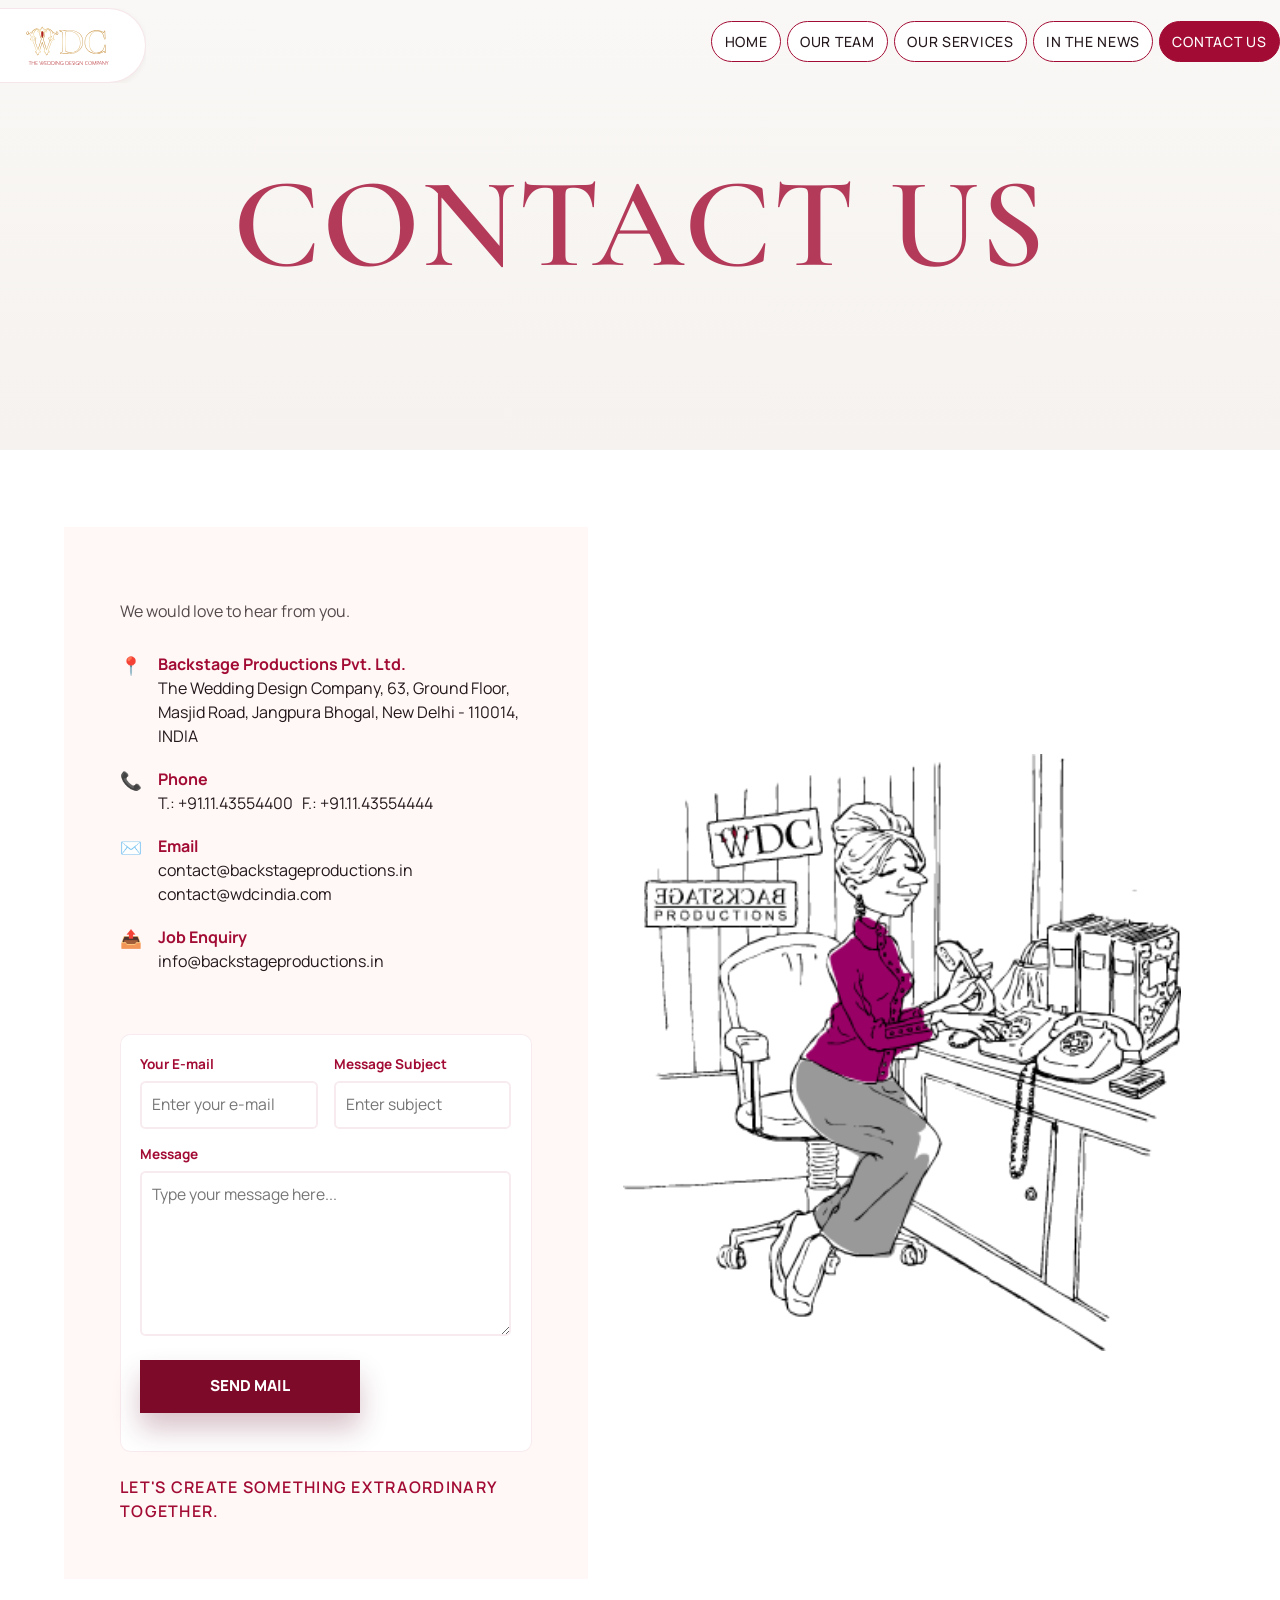
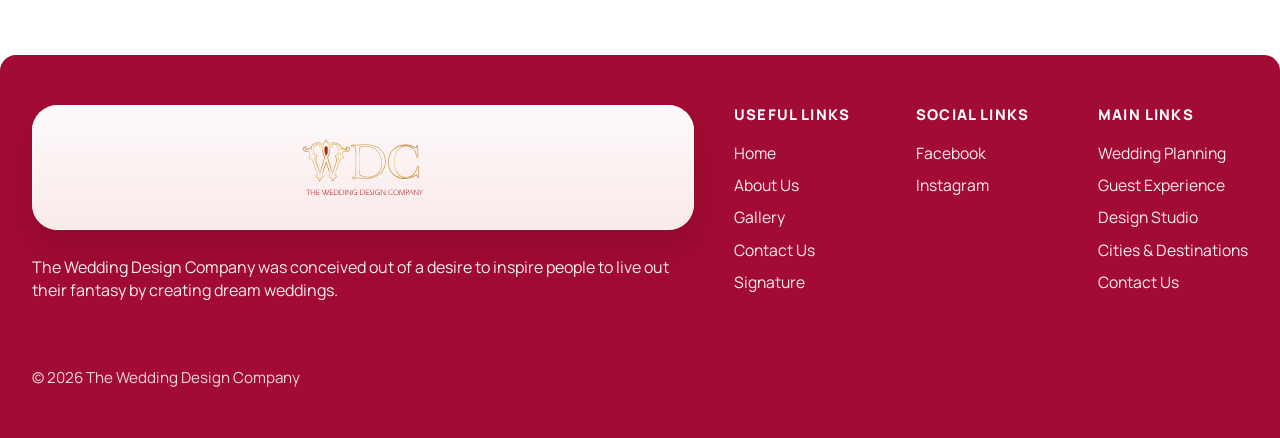
<file: contact.html>
<!doctype html>
<html lang="en">
  <head>
    <meta charset="utf-8" />
    <meta name="viewport" content="width=device-width, initial-scale=1" />
    <title>Contact Us - The Wedding Design Company</title>
    <link rel="preconnect" href="https://fonts.googleapis.com" />
    <link rel="preconnect" href="https://fonts.gstatic.com" crossorigin />
    <link href="https://fonts.googleapis.com/css2?family=Cormorant+Garamond:wght@500;600;700&family=Manrope:wght@400;500;600;700;800&display=swap" rel="stylesheet" />
    <link rel="stylesheet" href="./styles.css" />
  </head>
  <body id="top">
    <header class="site-header" role="banner" aria-label="Top header">
      <div class="site-header__brand" aria-hidden="false">
        <a href="index.html#top" aria-label="Home">
          <img src="./assets/changes/WDC Logo Open File-05.svg" class="site-header__brand-logo" alt="The Wedding Design Company logo" />
        </a>
      </div>

      <!-- Mobile menu toggle -->
      <button id="siteHeaderToggle" class="site-header__toggle" aria-expanded="false" aria-label="Open navigation menu">
        <span></span>
        <span></span>
        <span></span>
      </button>

      <nav id="primaryNavigation" class="site-header__nav" role="navigation" aria-label="Primary navigation">
        <a href="index.html#top">Home</a>
        <a href="team.html">Our Team</a>
        <div class="nav-item nav-services">
          <a href="services.html" aria-haspopup="true" aria-expanded="false">Our Services</a>
          <button class="nav-item__toggle" aria-label="Toggle services submenu" aria-expanded="false">&#9662;</button>
          <ul class="nav-submenu" role="menu" aria-label="Services submenu">
            <li><a href="services.html#wedding-planning">Wedding Planning and Project Management</a></li>
            <li><a href="services.html#design-decor">Design and Decor</a></li>
            <li><a href="services.html#entertainment">Entertainment and experiences</a></li>
            <li><a href="destinations.html">Destinations</a></li>
          </ul>
        </div>
        <a href="news.html">IN THE NEWS</a>
        <a href="contact.html" class="is-active">Contact Us</a>
      </nav>
    </header>

    <main style="margin-top:0">
      <div class="about-hero" role="region" aria-label="Contact hero">
        <h1>Contact Us</h1>
      </div>
      
      <section class="contact-section" id="contact-section" aria-label="Contact information and form">
        <div class="contact-left redesigned">
          <p class="contact-sub">We would love to hear from you.</p>

          <div class="contact-details">
            <div class="detail-row">
              <div class="detail-icon">&#128205;</div>
              <div class="detail-text">
                <strong>Backstage Productions Pvt. Ltd.</strong>
                <div>The Wedding Design Company, 63, Ground Floor,<br>Masjid Road, Jangpura Bhogal, New Delhi - 110014, INDIA</div>
              </div>
            </div>

            <div class="detail-row">
              <div class="detail-icon">&#128222;</div>
              <div class="detail-text">
                <strong>Phone</strong>
                <div>T.: <a href="tel:+911143554400">+91.11.43554400</a> &nbsp; F.: <a href="tel:+911143554444">+91.11.43554444</a></div>
              </div>
            </div>

            <div class="detail-row">
              <div class="detail-icon">&#9993;&#65039;</div>
              <div class="detail-text">
                <strong>Email</strong>
                <div><a href="mailto:contact@backstageproductions.in">contact@backstageproductions.in</a><br><a href="mailto:contact@wdcindia.com">contact@wdcindia.com</a></div>
              </div>
            </div>

            <div class="detail-row">
              <div class="detail-icon">&#128228;</div>
              <div class="detail-text">
                <strong>Job Enquiry</strong>
                <div><a href="mailto:info@backstageproductions.in">info@backstageproductions.in</a></div>
              </div>
            </div>
          </div>

          <div class="contact-form-area">
            <form
              class="contact-form boxed"
              action="#"
              method="post"
              aria-label="Contact form"
              data-mailto-form
              data-mailto-recipient="contact@wdcindia.com"
            >
              <div class="row two-cols">
                <div>
                  <label for="email">Your E-mail</label>
                  <input
                    id="email"
                    name="email"
                    type="email"
                    placeholder="Enter your e-mail"
                    autocomplete="email"
                    required
                  />
                </div>
                <div>
                  <label for="subject">Message Subject</label>
                  <input
                    id="subject"
                    name="subject"
                    type="text"
                    placeholder="Enter subject"
                    autocomplete="off"
                    required
                  />
                </div>
              </div>

              <div class="row">
                <label for="message">Message</label>
                <textarea
                  id="message"
                  name="message"
                  rows="6"
                  placeholder="Type your message here..."
                  required
                ></textarea>
              </div>

              <button class="btn-primary boxed" type="submit">SEND MAIL</button>
              <p class="form-status" aria-live="polite"></p>
            </form>
          </div>
          <div class="contact-footer-note">LET'S CREATE SOMETHING EXTRAORDINARY TOGETHER.</div>
        </div>
        <div class="contact-right redesigned">
          <img src="./assets/oldassets/graphic_contact.png" alt="Contact illustration" />
        </div>
      </section>
    </main>

    <footer class="site-footer">
      <div class="site-footer__brand">
        <div class="site-footer__logo-wrap">
          <img
            class="site-footer__logo-image"
            src="./assets/changes/WDC Logo Open File-05.svg"
            alt="The Wedding Design Company logo"
          />
        </div>
        <p>
          The Wedding Design Company was conceived out of a desire to inspire
          people to live out their fantasy by creating dream weddings.
        </p>
      </div>

      <div class="site-footer__divider" aria-hidden="true"></div>

      <div class="site-footer__columns">
        <div>
          <h3>Useful Links</h3>
          <a href="index.html#top">Home</a>
          <a href="about.html">About Us</a>
          <a href="index.html#design-section"
            >Gallery</a
          >
          <a href="contact.html#contact-section"
            >Contact Us</a
          >
          <a href="index.html#signature-section"
            >Signature</a
          >
        </div>

        <div>
          <h3>Social Links</h3>
          <a href="https://www.facebook.com/p/The-Wedding-Design-Company-100069773192272/" target="_blank" rel="noreferrer noopener">Facebook</a>
          <a href="https://www.instagram.com/theweddingdesigncompany/" target="_blank" rel="noreferrer noopener">Instagram</a>
        </div>

        <div>
          <h3>Main Links</h3>
          <a href="services.html#wedding-planning">Wedding Planning</a>
          <a href="services.html#hospitality-section">Guest Experience</a>
          <a href="index.html#design-section"
            >Design Studio</a
          >
          <a href="destinations.html#destinations-section">Cities &amp; Destinations</a>
          <a href="contact.html#contact-section">Contact Us</a>
        </div>
      </div>
      <div class="site-footer__copyright">&copy; 2026 The Wedding Design Company</div>
    </footer>

    <a
      href="#top"
      class="scroll-top"
      aria-label="Scroll to top"
      title="Back to top"
    >
      <span class="arrow" aria-hidden="true"></span>
    </a>

    <script src="./script.js"></script><script>
    (function(){
      const header = document.querySelector('.site-header');
      if(!header) return;
      header.classList.remove('is-scrolled');
    })();
    </script>
  </body>
</html>
</file>
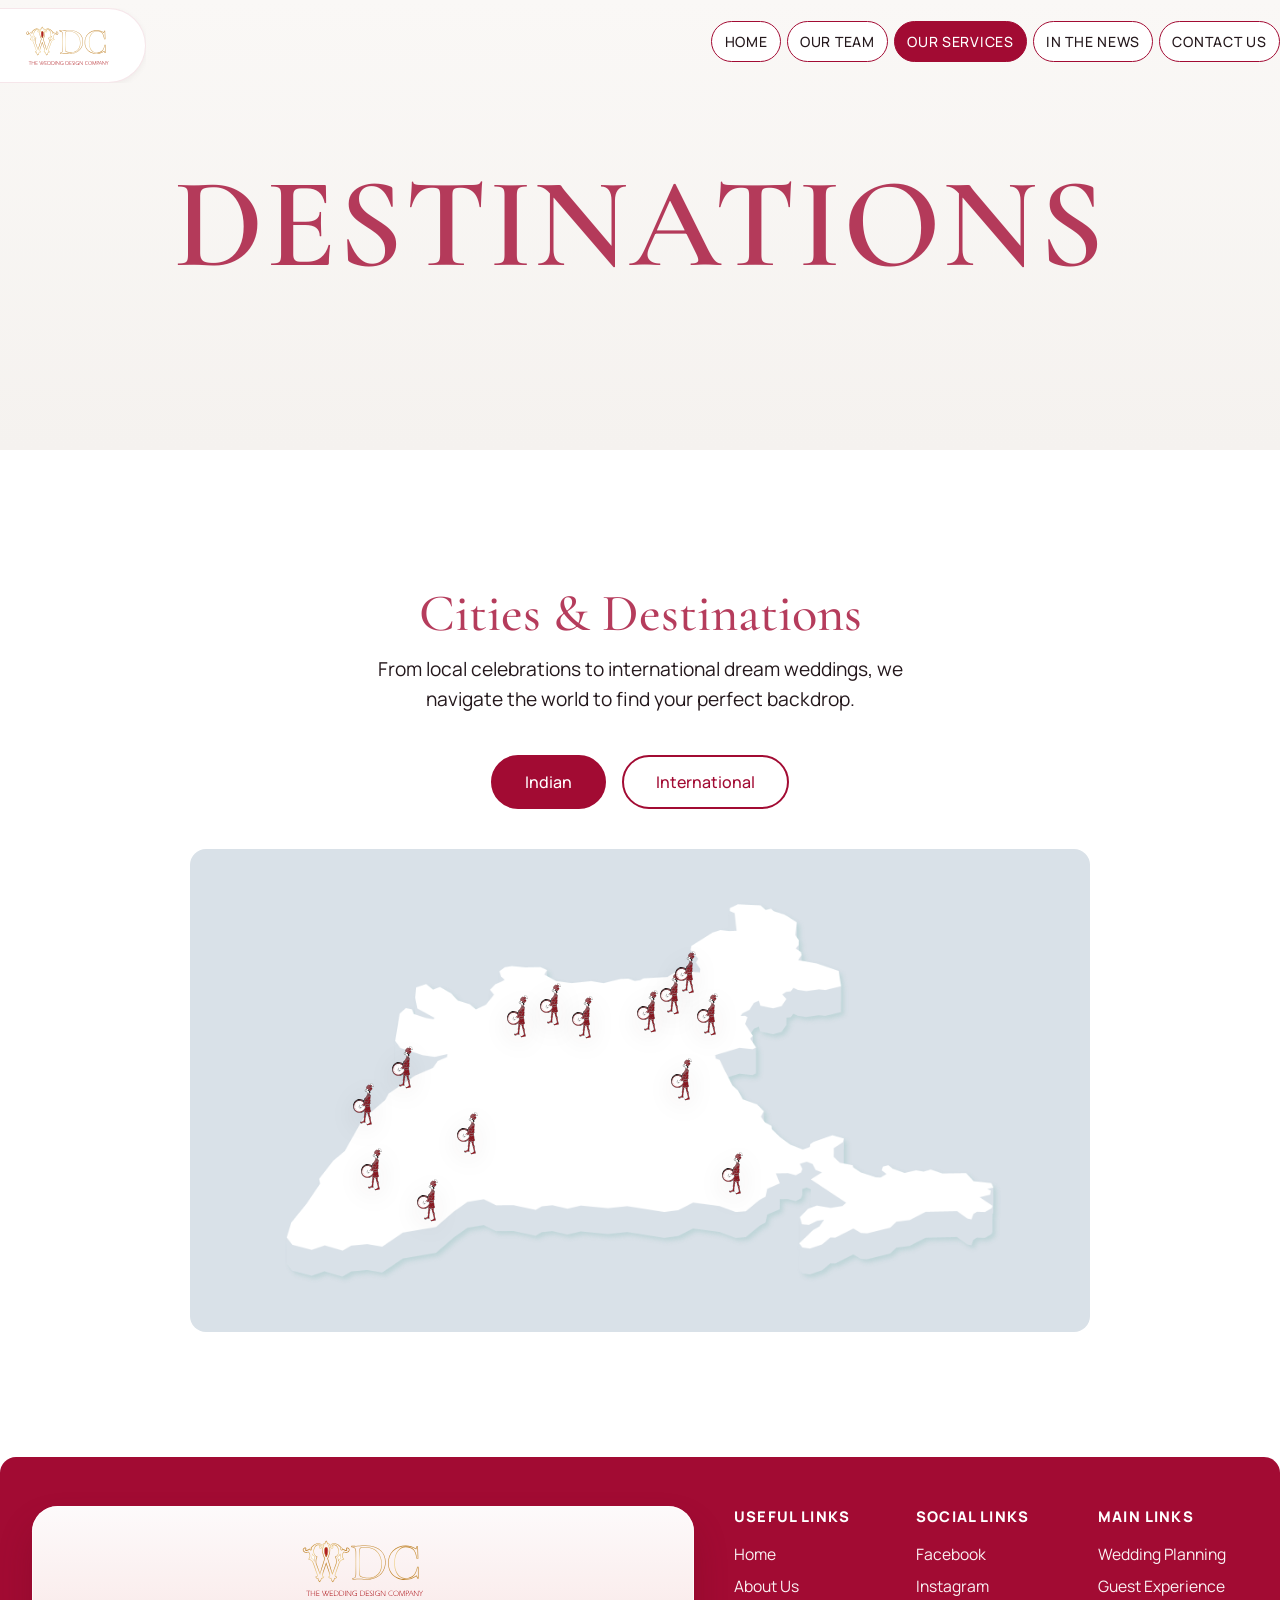
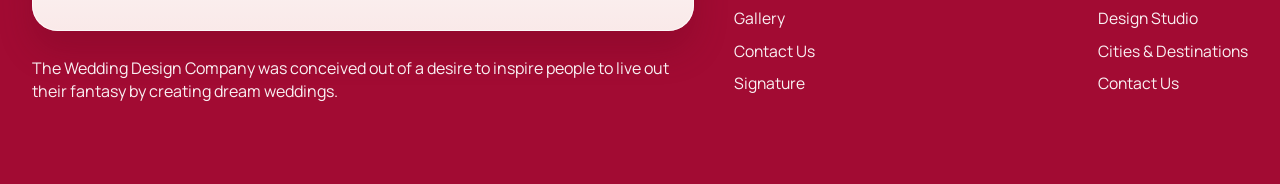
<file: destinations.html>
<!doctype html>
<html lang="en">
  <head>
    <meta charset="utf-8" />
    <meta name="viewport" content="width=device-width, initial-scale=1" />
    <title>Destinations - The Wedding Design Company</title>
    <link rel="preconnect" href="https://fonts.googleapis.com" />
    <link rel="preconnect" href="https://fonts.gstatic.com" crossorigin />
    <link href="https://fonts.googleapis.com/css2?family=Cormorant+Garamond:wght@500;600;700&family=Manrope:wght@400;500;600;700;800&display=swap" rel="stylesheet" />
    <link rel="stylesheet" href="./styles.css" />
  </head>
  <body id="top">
    <header class="site-header" role="banner" aria-label="Top header">
      <div class="site-header__brand" aria-hidden="false">
        <a href="index.html#top" aria-label="Home">
          <img src="./assets/changes/WDC Logo Open File-05.svg" class="site-header__brand-logo" alt="The Wedding Design Company logo" />
        </a>
      </div>

      <!-- Mobile menu toggle -->
      <button id="siteHeaderToggle" class="site-header__toggle" aria-expanded="false" aria-label="Open navigation menu">
        <span></span>
        <span></span>
        <span></span>
      </button>

      <nav id="primaryNavigation" class="site-header__nav" role="navigation" aria-label="Primary navigation">
        <a href="index.html#top">Home</a>
        <a href="team.html">Our Team</a>
        <div class="nav-item nav-services">
          <a href="services.html" class="is-active" aria-haspopup="true" aria-expanded="true">Our Services</a>
          <button class="nav-item__toggle" aria-label="Toggle services submenu" aria-expanded="true">&#9662;</button>
          <ul class="nav-submenu" role="menu" aria-label="Services submenu">
            <li><a href="services.html#wedding-planning">Wedding Planning and Project Management</a></li>
            <li><a href="services.html#design-decor">Design and Decor</a></li>
            <li><a href="services.html#entertainment">Entertainment and experiences</a></li>
            <li><a href="destinations.html">Destinations</a></li>
          </ul>
        </div>
        <a href="news.html">IN THE NEWS</a>
        <a href="contact.html">Contact Us</a>
      </nav>
    </header>

    <main style="margin-top:0">
    <div class="about-hero" role="region" aria-label="Destinations hero">
      <h1>Destinations</h1>
    </div>
    <section class="content-section section-destinations" id="destinations-section" data-section>
      <div class="section-inner section-destinations__inner" style="text-align: center">
        <div class="section-destinations__copy" data-reveal>
          <h2>Cities & Destinations</h2>
          <p>
            From local celebrations to international dream weddings, we
            navigate the world to find your perfect backdrop.
          </p>
        </div>
        <div class="section-destinations__tabs" data-reveal>
          <button type="button" class="destination-tab active" data-tab="indian">
            Indian
          </button>
          <button type="button" class="destination-tab" data-tab="international">
            International
          </button>
        </div>
        <div class="section-destinations__maps" data-reveal>
          <div class="destination-map destination-map--indian active">
            <div class="destination-map__frame">
              <img
                src="./assets/changes/MAP/map-without-paags-india.png"
                alt="Indian Destinations Map"
              />
              <div class="destination-map__points" aria-label="Indian city locations">
                <button class="destination-city-point" id="delhi-ncr" style="left: 50.9%; top: 32.38%;" type="button" aria-label="Delhi NCR">
                  <img src="./assets/changes/MAP/BARAATMAN.svg" alt="" aria-hidden="true" />
                  <span>Delhi NCR</span>
                </button>
                <button class="destination-city-point" id="chandigarh" style="left: 53.59%; top: 28.35%;" type="button" aria-label="Chandigarh">
                  <img src="./assets/changes/MAP/BARAATMAN.svg" alt="" aria-hidden="true" />
                  <span>Chandigarh</span>
                </button>
                <button class="destination-city-point" id="jaipur" style="left: 43.42%; top: 33.72%;" type="button" aria-label="Jaipur">
                  <img src="./assets/changes/MAP/BARAATMAN.svg" alt="" aria-hidden="true" />
                  <span>Jaipur</span>
                </button>
                <button class="destination-city-point" id="jodhpur" style="left: 39.73%; top: 30.85%;" type="button" aria-label="Jodhpur">
                  <img src="./assets/changes/MAP/BARAATMAN.svg" alt="" aria-hidden="true" />
                  <span>Jodhpur</span>
                </button>
                <button class="destination-city-point" id="udaipur" style="left: 35.89%; top: 33.45%;" type="button" aria-label="Udaipur">
                  <img src="./assets/changes/MAP/BARAATMAN.svg" alt="" aria-hidden="true" />
                  <span>Udaipur</span>
                </button>
                <button class="destination-city-point" id="mumbai" style="left: 22.7%; top: 44.82%;" type="button" aria-label="Mumbai">
                  <img src="./assets/changes/MAP/BARAATMAN.svg" alt="" aria-hidden="true" />
                  <span>Mumbai</span>
                </button>
                <button class="destination-city-point" id="kolkata" style="left: 60.69%; top: 68.23%;" type="button" aria-label="Kolkata">
                  <img src="./assets/changes/MAP/BARAATMAN.svg" alt="" aria-hidden="true" />
                  <span>Kolkata</span>
                </button>
                <button class="destination-city-point" id="chennai" style="left: 25.54%; top: 74.36%;" type="button" aria-label="Chennai">
                  <img src="./assets/changes/MAP/BARAATMAN.svg" alt="" aria-hidden="true" />
                  <span>Chennai</span>
                </button>
                <button class="destination-city-point" id="bangalore" style="left: 19.17%; top: 67.36%;" type="button" aria-label="Bangalore">
                  <img src="./assets/changes/MAP/BARAATMAN.svg" alt="" aria-hidden="true" />
                  <span>Bangalore</span>
                </button>
                <button class="destination-city-point" id="hyderabad" style="left: 30.2%; top: 59.48%;" type="button" aria-label="Hyderabad">
                  <img src="./assets/changes/MAP/BARAATMAN.svg" alt="" aria-hidden="true" />
                  <span>Hyderabad</span>
                </button>
                <button class="destination-city-point" id="mussoorie" style="left: 57.78%; top: 33.15%;" type="button" aria-label="Mussoorie">
                  <img src="./assets/changes/MAP/BARAATMAN.svg" alt="" aria-hidden="true" />
                  <span>Mussoorie</span>
                </button>
                <button class="destination-city-point" id="goa" style="left: 18.15%; top: 53.14%;" type="button" aria-label="Goa">
                  <img src="./assets/changes/MAP/BARAATMAN.svg" alt="" aria-hidden="true" />
                  <span>Goa</span>
                </button>
                <button class="destination-city-point" id="lucknow" style="left: 54.84%; top: 47.57%;" type="button" aria-label="Lucknow">
                  <img src="./assets/changes/MAP/BARAATMAN.svg" alt="" aria-hidden="true" />
                  <span>Lucknow</span>
                </button>
                <button class="destination-city-point" id="ludhiana" style="left: 55.28%; top: 23.75%;" type="button" aria-label="Ludhiana">
                  <img src="./assets/changes/MAP/BARAATMAN.svg" alt="" aria-hidden="true" />
                  <span>Ludhiana</span>
                </button>
              </div>
            </div>
          </div>
          <div class="destination-map destination-map--international">
            <div class="destination-map__frame">
              <img
                src="./assets/changes/MAP/internationl-map.png"
                alt="International Destinations Map"
              />
              <div class="destination-map__points" aria-label="International destinations">
                <button class="destination-country-point" id="turkey" style="left: 57.57%; top: 42.02%;" type="button" aria-label="Turkey">
                  <img src="./assets/changes/MAP/BARAATMAN.svg" alt="" aria-hidden="true" />
                  <span>Turkey</span>
                </button>
                <button class="destination-country-point" id="austria" style="left: 54.31%; top: 37.77%;" type="button" aria-label="Austria">
                  <img src="./assets/changes/MAP/BARAATMAN.svg" alt="" aria-hidden="true" />
                  <span>Austria</span>
                </button>
                <button class="destination-country-point" id="spain" style="left: 48.47%; top: 41.09%;" type="button" aria-label="Spain">
                  <img src="./assets/changes/MAP/BARAATMAN.svg" alt="" aria-hidden="true" />
                  <span>Spain</span>
                </button>
                <button class="destination-country-point" id="qatar" style="left: 60.26%; top: 48.84%;" type="button" aria-label="Qatar">
                  <img src="./assets/changes/MAP/BARAATMAN.svg" alt="" aria-hidden="true" />
                  <span>Qatar</span>
                </button>
                <button class="destination-country-point" id="france" style="left: 49.14%; top: 38.88%;" type="button" aria-label="France">
                  <img src="./assets/changes/MAP/BARAATMAN.svg" alt="" aria-hidden="true" />
                  <span>France</span>
                </button>
                <button class="destination-country-point" id="greece" style="left: 54.89%; top: 44.6%;" type="button" aria-label="Greece">
                  <img src="./assets/changes/MAP/BARAATMAN.svg" alt="" aria-hidden="true" />
                  <span>Greece</span>
                </button>
                <button class="destination-country-point" id="hungary" style="left: 51.63%; top: 37.04%;" type="button" aria-label="Hungary">
                  <img src="./assets/changes/MAP/BARAATMAN.svg" alt="" aria-hidden="true" />
                  <span>Hungary</span>
                </button>
                <button class="destination-country-point" id="indonesia" style="left: 77.04%; top: 63.22%;" type="button" aria-label="Indonesia">
                  <img src="./assets/changes/MAP/BARAATMAN.svg" alt="" aria-hidden="true" />
                  <span>Indonesia</span>
                </button>
                <button class="destination-country-point" id="italy" style="left: 52.97%; top: 42.02%;" type="button" aria-label="Italy">
                  <img src="./assets/changes/MAP/BARAATMAN.svg" alt="" aria-hidden="true" />
                  <span>Italy</span>
                </button>
                <button class="destination-country-point" id="malaysia" style="left: 71.57%; top: 56.21%;" type="button" aria-label="Malaysia">
                  <img src="./assets/changes/MAP/BARAATMAN.svg" alt="" aria-hidden="true" />
                  <span>Malaysia</span>
                </button>
                <button class="destination-country-point" id="maldives" style="left: 66.01%; top: 63.22%;" type="button" aria-label="Maldives">
                  <img src="./assets/changes/MAP/BARAATMAN.svg" alt="" aria-hidden="true" />
                  <span>Maldives</span>
                </button>
                <button class="destination-country-point" id="malta" style="left: 51.25%; top: 41.46%;" type="button" aria-label="Malta">
                  <img src="./assets/changes/MAP/BARAATMAN.svg" alt="" aria-hidden="true" />
                  <span>Malta</span>
                </button>
                <button class="destination-country-point" id="mauritius" style="left: 61.5%; top: 71.94%;" type="button" aria-label="Mauritius">
                  <img src="./assets/changes/MAP/BARAATMAN.svg" alt="" aria-hidden="true" />
                  <span>Mauritius</span>
                </button>
                <button class="destination-country-point" id="morocco" style="left: 47.79%; top: 47.18%;" type="button" aria-label="Morocco">
                  <img src="./assets/changes/MAP/BARAATMAN.svg" alt="" aria-hidden="true" />
                  <span>Morocco</span>
                </button>
                <button class="destination-country-point" id="seychelles" style="left: 63.27%; top: 63.66%;" type="button" aria-label="Seychelles">
                  <img src="./assets/changes/MAP/BARAATMAN.svg" alt="" aria-hidden="true" />
                  <span>Seychelles</span>
                </button>
                <button class="destination-country-point" id="singapore" style="left: 72.44%; top: 58.06%;" type="button" aria-label="Singapore">
                  <img src="./assets/changes/MAP/BARAATMAN.svg" alt="" aria-hidden="true" />
                  <span>Singapore</span>
                </button>
                <button class="destination-country-point" id="sri-lanka" style="left: 68.11%; top: 57%;" type="button" aria-label="Sri Lanka">
                  <img src="./assets/changes/MAP/BARAATMAN.svg" alt="" aria-hidden="true" />
                  <span>Sri Lanka</span>
                </button>
                <button class="destination-country-point" id="switzerland" style="left: 52.78%; top: 38.33%;" type="button" aria-label="Switzerland">
                  <img src="./assets/changes/MAP/BARAATMAN.svg" alt="" aria-hidden="true" />
                  <span>Switzerland</span>
                </button>
                <button class="destination-country-point" id="thailand" style="left: 70.9%; top: 52.16%;" type="button" aria-label="Thailand">
                  <img src="./assets/changes/MAP/BARAATMAN.svg" alt="" aria-hidden="true" />
                  <span>Thailand</span>
                </button>
                <button class="destination-country-point" id="uae" style="left: 61.41%; top: 50.5%;" type="button" aria-label="United Arab Emirates">
                  <img src="./assets/changes/MAP/BARAATMAN.svg" alt="" aria-hidden="true" />
                  <span>United Arab Emirates</span>
                </button>
                <button class="destination-country-point" id="vietnam" style="left: 73.78%; top: 57.69%;" type="button" aria-label="Vietnam">
                  <img src="./assets/changes/MAP/BARAATMAN.svg" alt="" aria-hidden="true" />
                  <span>Vietnam</span>
                </button>
                <button class="destination-country-point" id="egypt" style="left: 55.85%; top: 49.58%;" type="button" aria-label="Egypt">
                  <img src="./assets/changes/MAP/BARAATMAN.svg" alt="" aria-hidden="true" />
                  <span>Egypt</span>
                </button>
              </div>
            </div>
          </div>
        </div>
      </div>
    </section>
    </main>
    <footer class="site-footer">
      <div class="site-footer__brand">
        <div class="site-footer__logo-wrap">
          <img
            class="site-footer__logo-image"
            src="./assets/changes/WDC Logo Open File-05.svg"
            alt="The Wedding Design Company logo"
          />
        </div>
        <p>
          The Wedding Design Company was conceived out of a desire to inspire
          people to live out their fantasy by creating dream weddings.
        </p>
      </div>

      <div class="site-footer__divider" aria-hidden="true"></div>

      <div class="site-footer__columns">
        <div>
          <h3>Useful Links</h3>
          <a href="index.html#top">Home</a>
          <a href="about.html">About Us</a>
          <a href="index.html#design-section"
            >Gallery</a
          >
          <a href="contact.html#contact-section"
            >Contact Us</a
          >
          <a href="index.html#signature-section"
            >Signature</a
          >
        </div>

        <div>
          <h3>Social Links</h3>
          <a href="https://www.facebook.com/p/The-Wedding-Design-Company-100069773192272/" target="_blank" rel="noreferrer noopener">Facebook</a>
          <a href="https://www.instagram.com/theweddingdesigncompany/" target="_blank" rel="noreferrer noopener">Instagram</a>
        </div>

        <div>
          <h3>Main Links</h3>
          <a href="services.html#wedding-planning">Wedding Planning</a>
          <a href="services.html#hospitality-section">Guest Experience</a>
          <a href="index.html#design-section"
            >Design Studio</a
          >
          <a href="destinations.html#destinations-section">Cities &amp; Destinations</a>
          <a href="contact.html#contact-section">Contact Us</a>
        </div>
      </div>
    </footer>

    <a
      href="#top"
      class="scroll-top"
      aria-label="Scroll to top"
      title="Back to top"
    >
      <span class="arrow" aria-hidden="true"></span>
    </a>

    <script src="./script.js"></script>
    <script>
      (function() {
        const tabs = document.querySelectorAll('.destination-tab');
        const maps = document.querySelectorAll('.destination-map');

        if (!tabs.length || !maps.length) return;

        function setActiveMap(target) {
          tabs.forEach(tab => {
            const isActive = tab.dataset.tab === target;
            tab.classList.toggle('active', isActive);
            tab.setAttribute('aria-pressed', String(isActive));
          });

          maps.forEach(map => {
            map.classList.toggle('active', map.classList.contains('destination-map--' + target));
          });
        }

        tabs.forEach(tab => {
          tab.addEventListener('click', () => {
            const target = tab.dataset.tab;
            if (!target) return;
            setActiveMap(target);
          });
        });

        const initialTab = document.querySelector('.destination-tab.active')?.dataset.tab || 'indian';
        setActiveMap(initialTab);
      })();
    </script>
  </body>
</html>
</file>
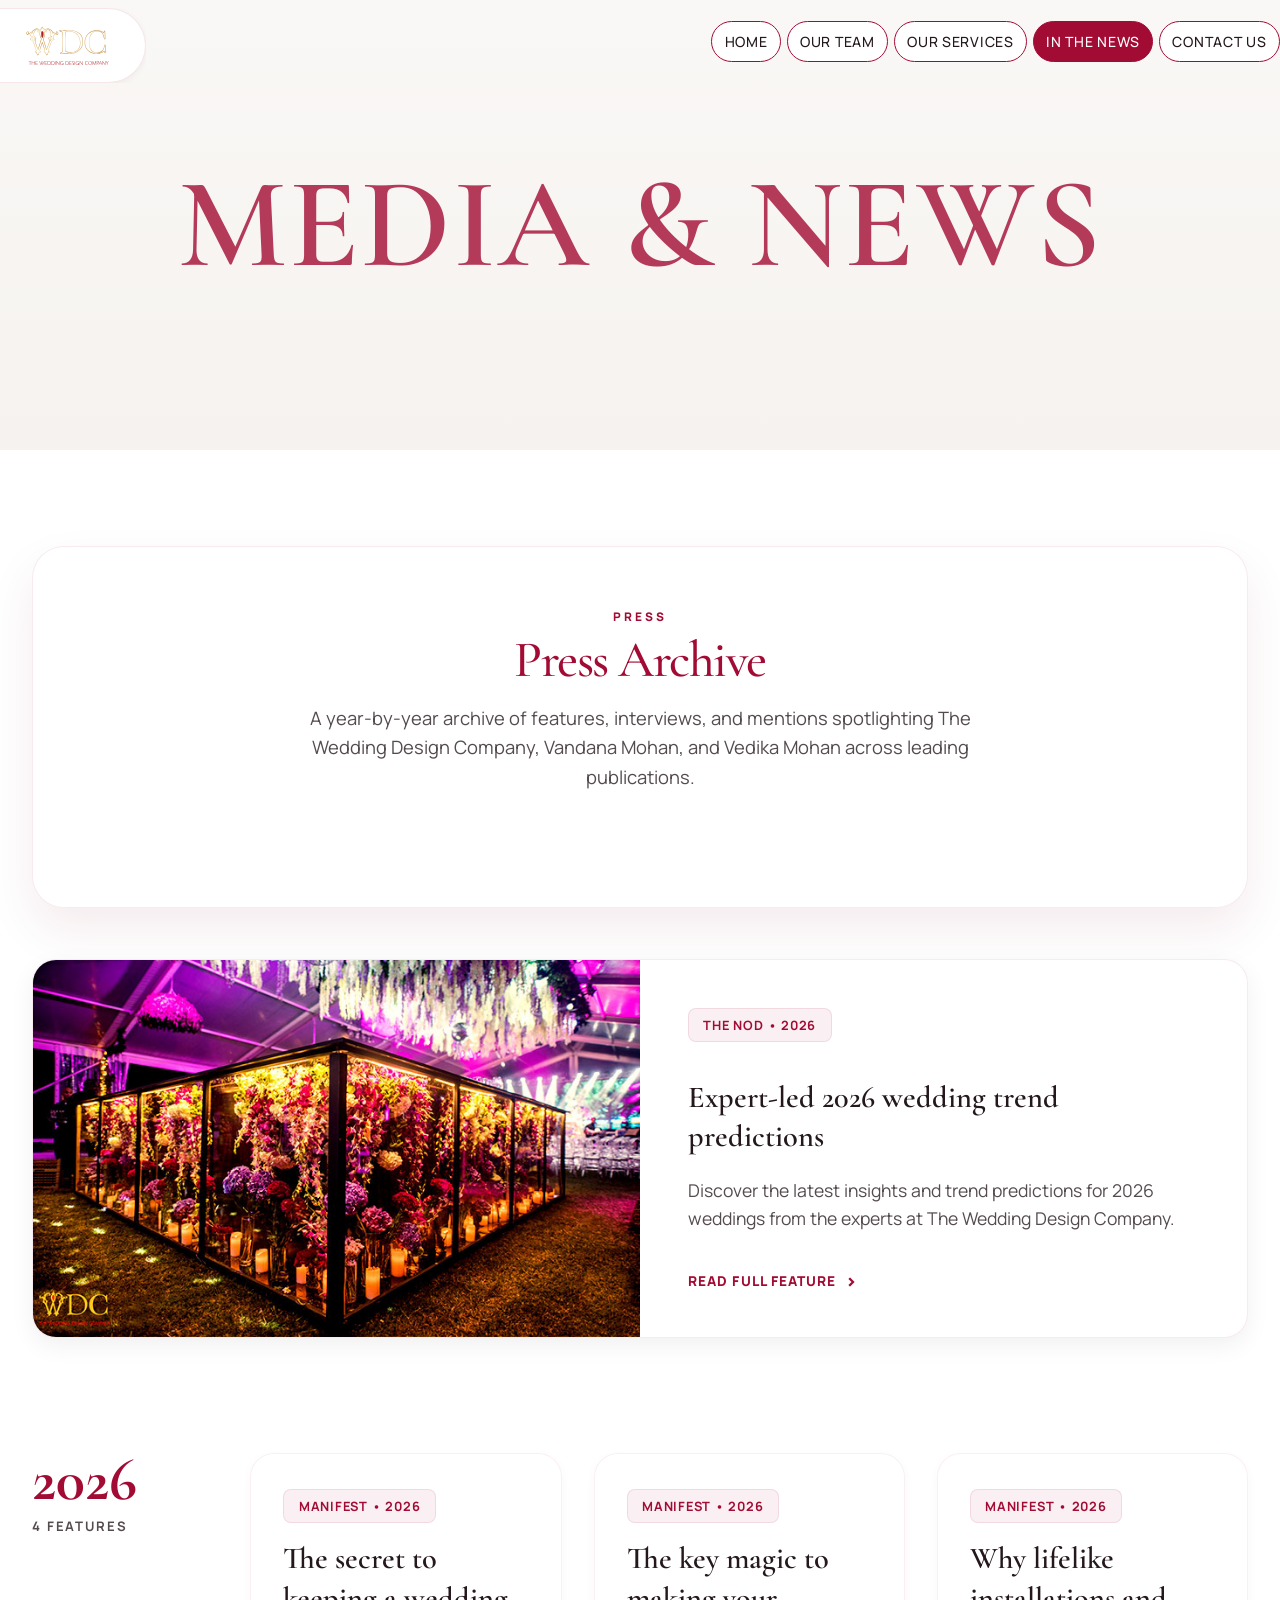
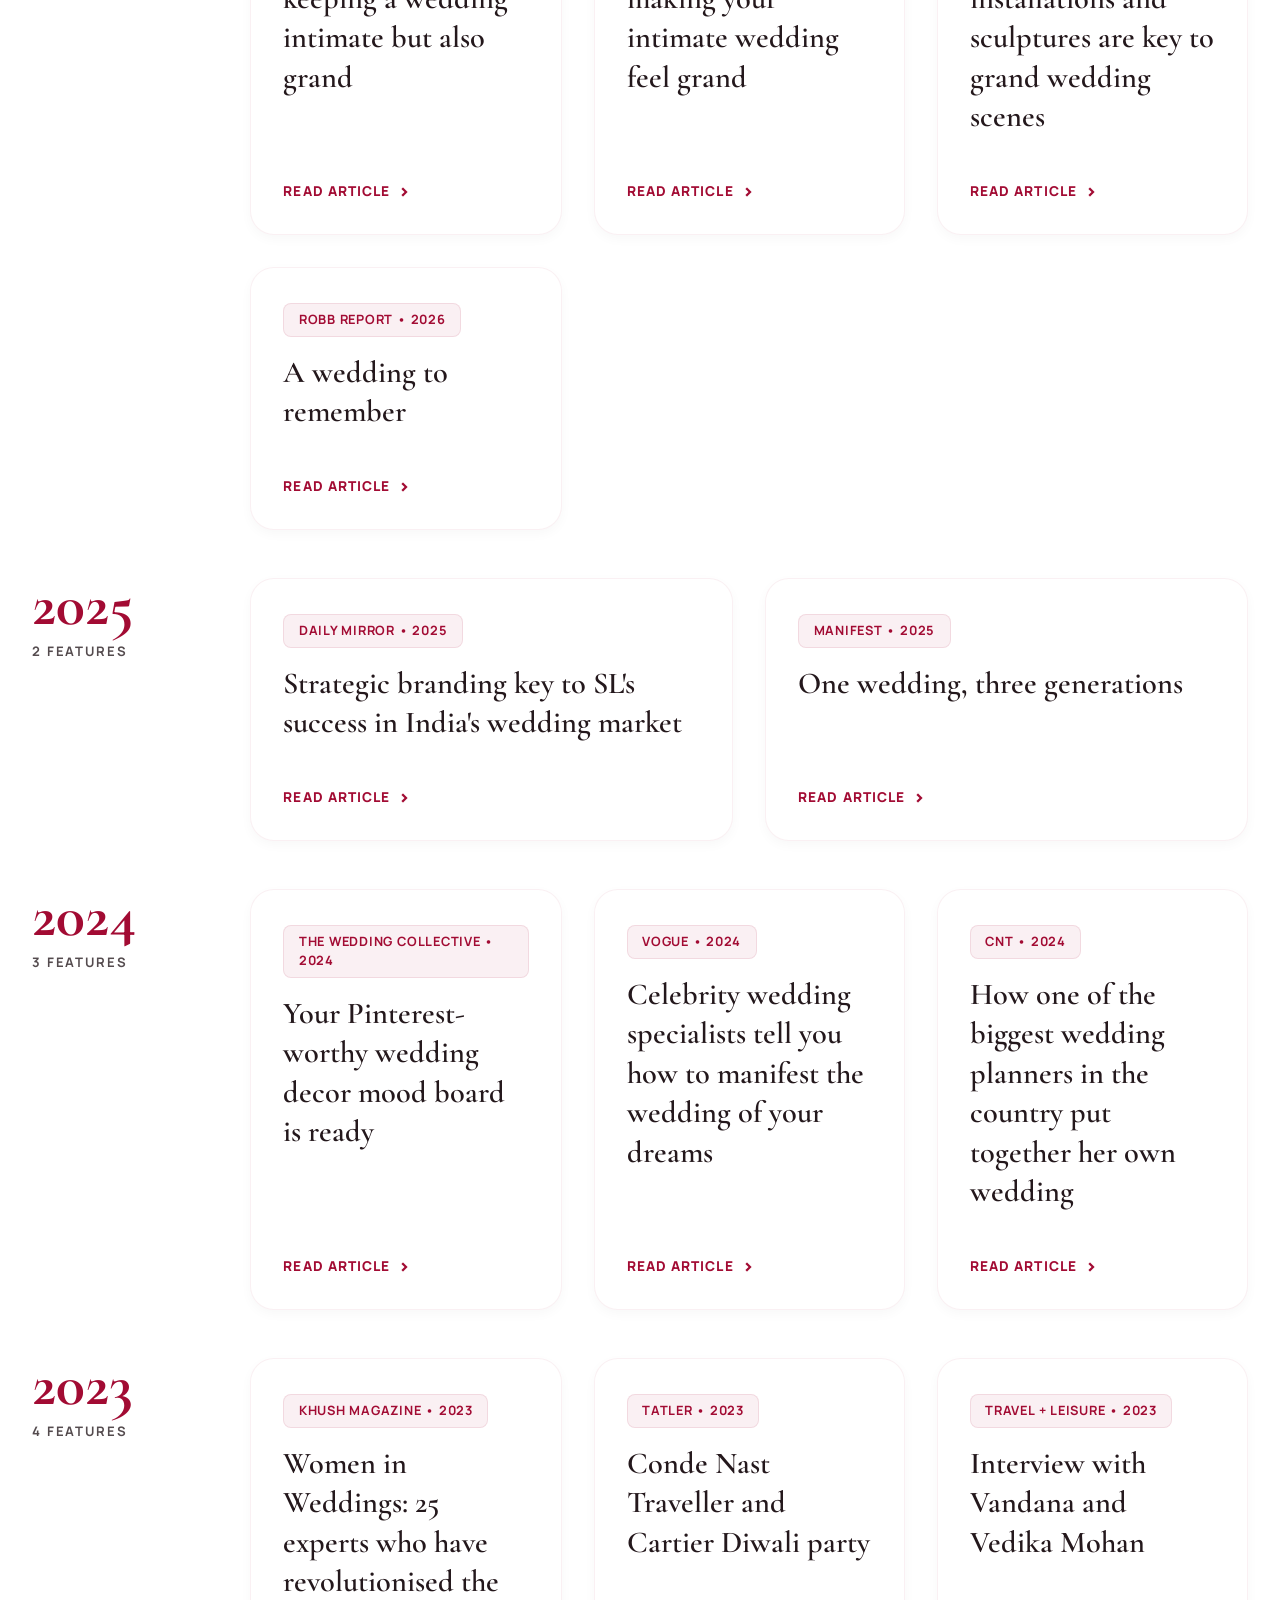
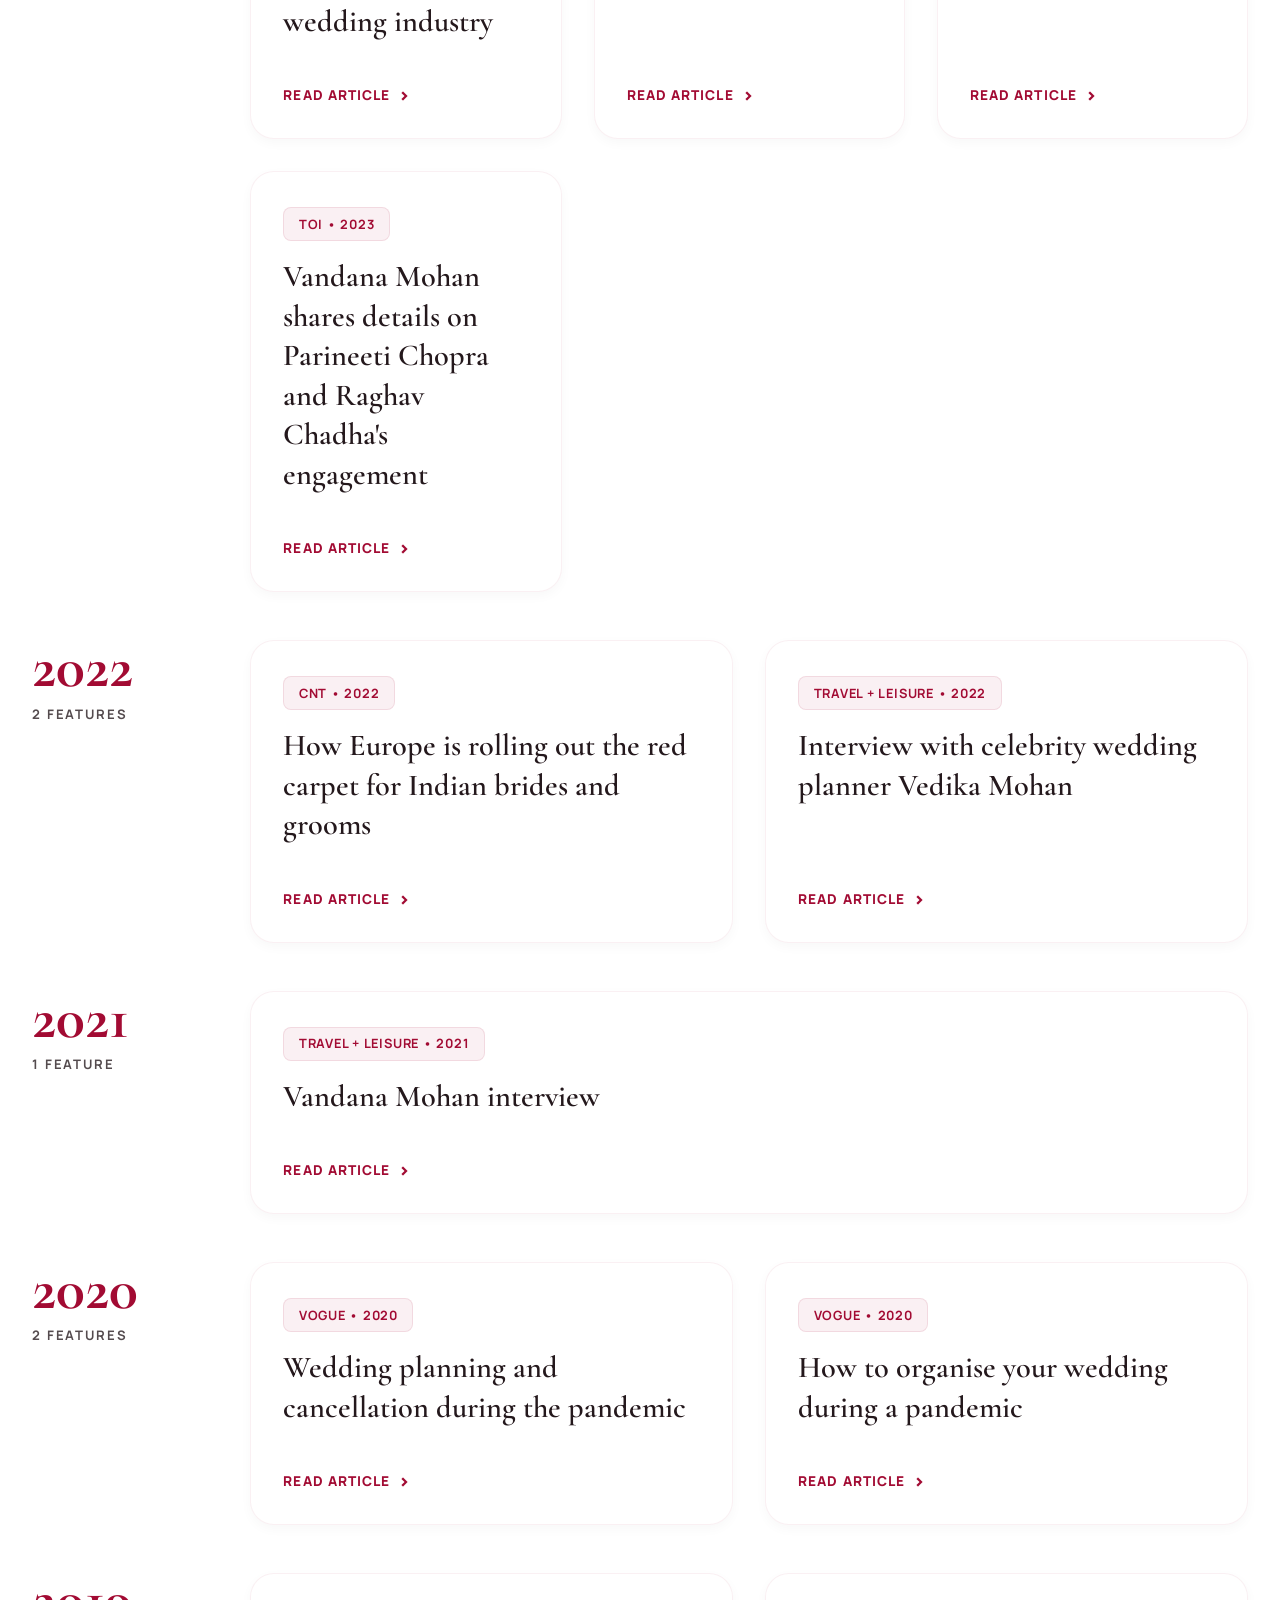
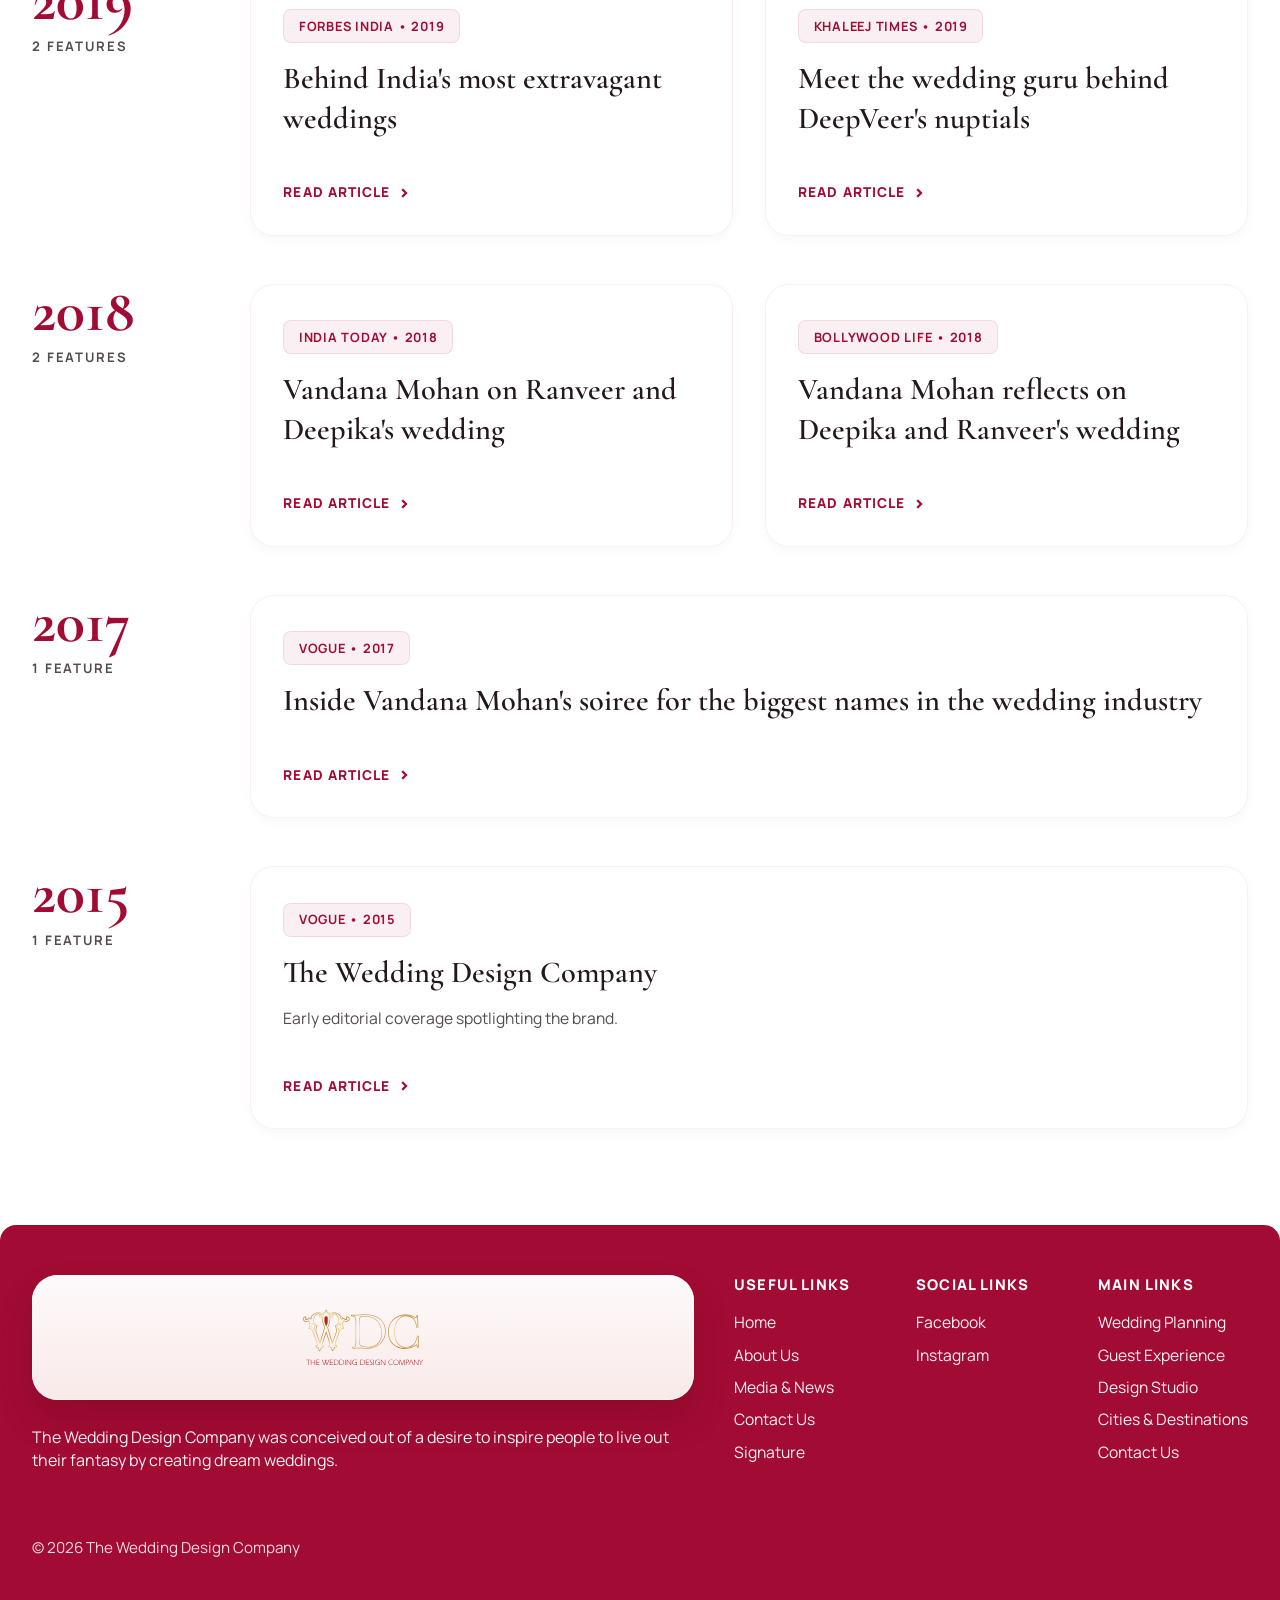
<file: news.html>
<!doctype html>
<html lang="en">
  <head>
    <meta charset="utf-8" />
    <meta name="viewport" content="width=device-width, initial-scale=1" />
    <title>Media & News - The Wedding Design Company</title>
    <link rel="preconnect" href="https://fonts.googleapis.com" />
    <link rel="preconnect" href="https://fonts.gstatic.com" crossorigin />
    <link
      href="https://fonts.googleapis.com/css2?family=Cormorant+Garamond:wght@500;600;700&family=Manrope:wght@400;500;600;700;800&display=swap"
      rel="stylesheet"
    />
    <link rel="stylesheet" href="./styles.css" />
  </head>
  <body id="top" class="news-page">
    <header class="site-header" role="banner" aria-label="Top header">
      <div class="site-header__brand" aria-hidden="false">
        <a href="index.html#top" aria-label="Home">
          <img
            src="./assets/changes/WDC Logo Open File-05.svg"
            class="site-header__brand-logo"
            alt="The Wedding Design Company logo"
          />
        </a>
      </div>

      <button
        id="siteHeaderToggle"
        class="site-header__toggle"
        aria-expanded="false"
        aria-label="Open navigation menu"
      >
        <span></span>
        <span></span>
        <span></span>
      </button>

      <nav
        id="primaryNavigation"
        class="site-header__nav"
        role="navigation"
        aria-label="Primary navigation"
      >
        <a href="index.html#top">Home</a>
        <a href="team.html">Our Team</a>
        <div class="nav-item nav-services">
          <a href="services.html" aria-haspopup="true" aria-expanded="false"
            >Our Services</a
          >
          <button
            class="nav-item__toggle"
            aria-label="Toggle services submenu"
            aria-expanded="false"
          >
            &#9662;
          </button>
          <ul class="nav-submenu" role="menu" aria-label="Services submenu">
            <li>
              <a href="services.html#wedding-planning"
                >Wedding Planning and Project Management</a
              >
            </li>
            <li><a href="services.html#design-decor">Design and Decor</a></li>
            <li>
              <a href="services.html#entertainment"
                >Entertainment and experiences</a
              >
            </li>
            <li><a href="destinations.html">Destinations</a></li>
          </ul>
        </div>
        <a href="news.html" class="is-active">IN THE NEWS</a>
        <a href="contact.html">Contact Us</a>
      </nav>
    </header>

    <main style="margin-top: 0">
      <div class="about-hero" role="region" aria-label="Media and News hero">
        <h1>Media &amp; News</h1>
      </div>

      <section
        class="content-section news-archive"
        id="news-archive"
        data-section
        aria-label="Media and news archive"
      >
        <div class="section-inner news-archive__inner">
          <div class="section-news__panel news-archive__intro" data-reveal>
            <div class="section-news__header">
              <h2>Press Archive</h2>
              <p class="news-archive__lead">
                A year-by-year archive of features, interviews, and mentions
                spotlighting The Wedding Design Company, Vandana Mohan, and
                Vedika Mohan across leading publications.
              </p>
            </div>
          </div>

          <div class="news-archive__featured" data-reveal>
            <a href="https://thenodmag.com/content/expert-led-2026-wedding-trend-predictions" class="featured-news-card" target="_blank" rel="noreferrer noopener" aria-label="Open Featured The NOD article in a new tab">
              <div class="featured-news-image">
                <img src="./assets/design-studio/12.jpg" alt="Wedding Design Studio Setup" loading="lazy" />
              </div>
              <div class="featured-news-content">
                <span class="news-card-meta">The NOD &bull; 2026</span>
                <h3 class="news-card-title">Expert-led 2026 wedding trend predictions</h3>
                <p class="news-card-summary">Discover the latest insights and trend predictions for 2026 weddings from the experts at The Wedding Design Company.</p>
                <span class="news-card-link">Read Full Feature <span aria-hidden="true">&rsaquo;</span></span>
              </div>
            </a>
          </div>

          <div class="news-archive__years">
            <section class="news-year" data-reveal aria-labelledby="news-year-2026">
              <div class="news-year__label">
                <h3 id="news-year-2026">2026</h3>
                <p>4 features</p>
              </div>
              <div class="section-news__grid news-year__grid">
                <a
                  href="https://www.manifestmagazine.in/trends-culture/zeitgeist/top-wedding-planners-on-the-secret-to-keeping-a-wedding-intimate-but-also-grand"
                  class="news-card"
                  target="_blank"
                  rel="noreferrer noopener"
                  aria-label="Open Manifest 2026 intimate wedding article in a new tab"
                >
                  <div>
                    <span class="news-card-meta">Manifest &bull; 2026</span>
                    <h4 class="news-card-title">
                      The secret to keeping a wedding intimate but also grand
                    </h4>
                  </div>
                  <span class="news-card-link"
                    >Read Article <span aria-hidden="true">&rsaquo;</span></span
                  >
                </a>
                <a
                  href="https://www.manifestmagazine.in/trends-culture/zeitgeist/the-key-magic-to-making-your-intimate-wedding-feel-grand"
                  class="news-card"
                  target="_blank"
                  rel="noreferrer noopener"
                  aria-label="Open Manifest 2026 wedding design article in a new tab"
                >
                  <div>
                    <span class="news-card-meta">Manifest &bull; 2026</span>
                    <h4 class="news-card-title">
                      The key magic to making your intimate wedding feel grand
                    </h4>
                  </div>
                  <span class="news-card-link"
                    >Read Article <span aria-hidden="true">&rsaquo;</span></span
                  >
                </a>
                <a
                  href="https://www.manifestmagazine.in/trends-culture/zeitgeist/why-lifelike-installations-and-sculptures-are-the-key-to-the-grand-wedding-scenes"
                  class="news-card"
                  target="_blank"
                  rel="noreferrer noopener"
                  aria-label="Open Manifest 2026 installations article in a new tab"
                >
                  <div>
                    <span class="news-card-meta">Manifest &bull; 2026</span>
                    <h4 class="news-card-title">
                      Why lifelike installations and sculptures are key to grand
                      wedding scenes
                    </h4>
                  </div>
                  <span class="news-card-link"
                    >Read Article <span aria-hidden="true">&rsaquo;</span></span
                  >
                </a>
                <a
                  href="https://www.robbreportindia.com/travel/international/a-wedding-to-remember-suryagarh-jaisalmer-finca-cortesin-m-laga-malta-kamalapura-palace-mauritius"
                  class="news-card"
                  target="_blank"
                  rel="noreferrer noopener"
                  aria-label="Open Robb Report 2026 article in a new tab"
                >
                  <div>
                    <span class="news-card-meta">Robb Report &bull; 2026</span>
                    <h4 class="news-card-title">A wedding to remember</h4>
                  </div>
                  <span class="news-card-link"
                    >Read Article <span aria-hidden="true">&rsaquo;</span></span
                  >
                </a>
              </div>
            </section>

            <section class="news-year" data-reveal aria-labelledby="news-year-2025">
              <div class="news-year__label">
                <h3 id="news-year-2025">2025</h3>
                <p>2 features</p>
              </div>
              <div class="section-news__grid news-year__grid">
                <a
                  href="https://www.dailymirror.lk/breaking-news/Strategic-branding-key-to-SLs-success-in-Indias-wedding-market-Vandana-Mohan/108-296333"
                  class="news-card"
                  target="_blank"
                  rel="noreferrer noopener"
                  aria-label="Open Daily Mirror 2025 article in a new tab"
                >
                  <div>
                    <span class="news-card-meta">Daily Mirror &bull; 2025</span>
                    <h4 class="news-card-title">
                      Strategic branding key to SL's success in India's wedding
                      market
                    </h4>
                  </div>
                  <span class="news-card-link"
                    >Read Article <span aria-hidden="true">&rsaquo;</span></span
                  >
                </a>
                <a
                  href="https://www.manifestmagazine.in/wedding-diaries/real-weddings/one-wedding-threegenerations"
                  class="news-card"
                  target="_blank"
                  rel="noreferrer noopener"
                  aria-label="Open Manifest 2025 article in a new tab"
                >
                  <div>
                    <span class="news-card-meta">Manifest &bull; 2025</span>
                    <h4 class="news-card-title">One wedding, three generations</h4>
                  </div>
                  <span class="news-card-link"
                    >Read Article <span aria-hidden="true">&rsaquo;</span></span
                  >
                </a>
              </div>
            </section>

            <section class="news-year" data-reveal aria-labelledby="news-year-2024">
              <div class="news-year__label">
                <h3 id="news-year-2024">2024</h3>
                <p>3 features</p>
              </div>
              <div class="section-news__grid news-year__grid">
                <a
                  href="https://thenodmag.com/content/your-pinterest-worthy-wedding-decor-mood-board-is-ready"
                  class="news-card"
                  target="_blank"
                  rel="noreferrer noopener"
                  aria-label="Open The Wedding Collective 2024 article in a new tab"
                >
                  <div>
                    <span class="news-card-meta">The Wedding Collective &bull; 2024</span>
                    <h4 class="news-card-title">
                      Your Pinterest-worthy wedding decor mood board is ready
                    </h4>
                  </div>
                  <span class="news-card-link"
                    >Read Article <span aria-hidden="true">&rsaquo;</span></span
                  >
                </a>
                <a
                  href="https://www.vogue.in/content/celebrity-wedding-specialists-tell-you-how-to-manifest-the-wedding-of-your-dreams"
                  class="news-card"
                  target="_blank"
                  rel="noreferrer noopener"
                  aria-label="Open Vogue 2024 article in a new tab"
                >
                  <div>
                    <span class="news-card-meta">Vogue &bull; 2024</span>
                    <h4 class="news-card-title">
                      Celebrity wedding specialists tell you how to manifest the
                      wedding of your dreams
                    </h4>
                  </div>
                  <span class="news-card-link"
                    >Read Article <span aria-hidden="true">&rsaquo;</span></span
                  >
                </a>
                <a
                  href="https://www.cntraveller.in/story/how-one-of-the-biggest-wedding-planners-in-the-country-put-together-her-own-wedding/"
                  class="news-card"
                  target="_blank"
                  rel="noreferrer noopener"
                  aria-label="Open CNT 2024 article in a new tab"
                >
                  <div>
                    <span class="news-card-meta">CNT &bull; 2024</span>
                    <h4 class="news-card-title">
                      How one of the biggest wedding planners in the country put
                      together her own wedding
                    </h4>
                  </div>
                  <span class="news-card-link"
                    >Read Article <span aria-hidden="true">&rsaquo;</span></span
                  >
                </a>
              </div>
            </section>

            <section class="news-year" data-reveal aria-labelledby="news-year-2023">
              <div class="news-year__label">
                <h3 id="news-year-2023">2023</h3>
                <p>4 features</p>
              </div>
              <div class="section-news__grid news-year__grid">
                <a
                  href="https://www.khushmag.com/categories/features/features/women-in-weddings-25-experts-who-have-revolutionised-the-wedding-industry/13553"
                  class="news-card"
                  target="_blank"
                  rel="noreferrer noopener"
                  aria-label="Open Khush Magazine 2023 article in a new tab"
                >
                  <div>
                    <span class="news-card-meta">Khush Magazine &bull; 2023</span>
                    <h4 class="news-card-title">
                      Women in Weddings: 25 experts who have revolutionised the
                      wedding industry
                    </h4>
                  </div>
                  <span class="news-card-link"
                    >Read Article <span aria-hidden="true">&rsaquo;</span></span
                  >
                </a>
                <a
                  href="https://www.tatler.com/gallery/conde-nast-traveller-and-cartier-diwali-party"
                  class="news-card"
                  target="_blank"
                  rel="noreferrer noopener"
                  aria-label="Open Tatler 2023 article in a new tab"
                >
                  <div>
                    <span class="news-card-meta">Tatler &bull; 2023</span>
                    <h4 class="news-card-title">
                      Conde Nast Traveller and Cartier Diwali party
                    </h4>
                  </div>
                  <span class="news-card-link"
                    >Read Article <span aria-hidden="true">&rsaquo;</span></span
                  >
                </a>
                <a
                  href="https://www.travelandleisureasia.com/in/people/interview-with-vandana-and-vedika-mohan-the-wedding-company-travel-advisory-board/"
                  class="news-card"
                  target="_blank"
                  rel="noreferrer noopener"
                  aria-label="Open Travel and Leisure 2023 article in a new tab"
                >
                  <div>
                    <span class="news-card-meta">Travel + Leisure &bull; 2023</span>
                    <h4 class="news-card-title">
                      Interview with Vandana and Vedika Mohan
                    </h4>
                  </div>
                  <span class="news-card-link"
                    >Read Article <span aria-hidden="true">&rsaquo;</span></span
                  >
                </a>
                <a
                  href="https://timesofindia.indiatimes.com/entertainment/hindi/bollywood/news/engagement-planner-vandana-mohan-says-parineeti-chopra-is-moon-eyed-and-raghav-chadha-is-gentle-as-she-spills-deets-about-the-star-studded-event/articleshow/100254505.cms"
                  class="news-card"
                  target="_blank"
                  rel="noreferrer noopener"
                  aria-label="Open Times of India 2023 article in a new tab"
                >
                  <div>
                    <span class="news-card-meta">TOI &bull; 2023</span>
                    <h4 class="news-card-title">
                      Vandana Mohan shares details on Parineeti Chopra and
                      Raghav Chadha's engagement
                    </h4>
                  </div>
                  <span class="news-card-link"
                    >Read Article <span aria-hidden="true">&rsaquo;</span></span
                  >
                </a>
              </div>
            </section>

            <section class="news-year" data-reveal aria-labelledby="news-year-2022">
              <div class="news-year__label">
                <h3 id="news-year-2022">2022</h3>
                <p>2 features</p>
              </div>
              <div class="section-news__grid news-year__grid">
                <a
                  href="https://www.cntraveller.in/story/how-europe-is-rolling-out-the-red-carpet-for-indian-brides-and-grooms/"
                  class="news-card"
                  target="_blank"
                  rel="noreferrer noopener"
                  aria-label="Open CNT 2022 article in a new tab"
                >
                  <div>
                    <span class="news-card-meta">CNT &bull; 2022</span>
                    <h4 class="news-card-title">
                      How Europe is rolling out the red carpet for Indian brides
                      and grooms
                    </h4>
                  </div>
                  <span class="news-card-link"
                    >Read Article <span aria-hidden="true">&rsaquo;</span></span
                  >
                </a>
                <a
                  href="https://www.travelandleisureasia.com/in/people/interview-with-celebrity-wedding-planner-vedika-mohan/"
                  class="news-card"
                  target="_blank"
                  rel="noreferrer noopener"
                  aria-label="Open Travel and Leisure 2022 article in a new tab"
                >
                  <div>
                    <span class="news-card-meta">Travel + Leisure &bull; 2022</span>
                    <h4 class="news-card-title">
                      Interview with celebrity wedding planner Vedika Mohan
                    </h4>
                  </div>
                  <span class="news-card-link"
                    >Read Article <span aria-hidden="true">&rsaquo;</span></span
                  >
                </a>
              </div>
            </section>

            <section class="news-year" data-reveal aria-labelledby="news-year-2021">
              <div class="news-year__label">
                <h3 id="news-year-2021">2021</h3>
                <p>1 feature</p>
              </div>
              <div class="section-news__grid news-year__grid">
                <a
                  href="https://www.travelandleisureasia.com/in/weddings-and-honeymoons/vandana-mohan-interview/"
                  class="news-card"
                  target="_blank"
                  rel="noreferrer noopener"
                  aria-label="Open Travel and Leisure 2021 article in a new tab"
                >
                  <div>
                    <span class="news-card-meta">Travel + Leisure &bull; 2021</span>
                    <h4 class="news-card-title">Vandana Mohan interview</h4>
                  </div>
                  <span class="news-card-link"
                    >Read Article <span aria-hidden="true">&rsaquo;</span></span
                  >
                </a>
              </div>
            </section>

            <section class="news-year" data-reveal aria-labelledby="news-year-2020">
              <div class="news-year__label">
                <h3 id="news-year-2020">2020</h3>
                <p>2 features</p>
              </div>
              <div class="section-news__grid news-year__grid">
                <a
                  href="https://www.vogue.in/weddings/content/wedding-planning-and-cancellation-in-the-ongoing-coronavirus-pandemic-expert-advice"
                  class="news-card"
                  target="_blank"
                  rel="noreferrer noopener"
                  aria-label="Open Vogue 2020 pandemic planning article in a new tab"
                >
                  <div>
                    <span class="news-card-meta">Vogue &bull; 2020</span>
                    <h4 class="news-card-title">
                      Wedding planning and cancellation during the pandemic
                    </h4>
                  </div>
                  <span class="news-card-link"
                    >Read Article <span aria-hidden="true">&rsaquo;</span></span
                  >
                </a>
                <a
                  href="https://www.vogue.in/weddings/content/how-to-organise-your-wedding-during-a-pandemic-2-celebrity-planners-share-their-tips"
                  class="news-card"
                  target="_blank"
                  rel="noreferrer noopener"
                  aria-label="Open Vogue 2020 wedding tips article in a new tab"
                >
                  <div>
                    <span class="news-card-meta">Vogue &bull; 2020</span>
                    <h4 class="news-card-title">
                      How to organise your wedding during a pandemic
                    </h4>
                  </div>
                  <span class="news-card-link"
                    >Read Article <span aria-hidden="true">&rsaquo;</span></span
                  >
                </a>
              </div>
            </section>

            <section class="news-year" data-reveal aria-labelledby="news-year-2019">
              <div class="news-year__label">
                <h3 id="news-year-2019">2019</h3>
                <p>2 features</p>
              </div>
              <div class="section-news__grid news-year__grid">
                <a
                  href="https://www.forbesindia.com/article/forbes-lifes/behind-indias-most-extravagant-weddings/52383/1"
                  class="news-card"
                  target="_blank"
                  rel="noreferrer noopener"
                  aria-label="Open Forbes India 2019 article in a new tab"
                >
                  <div>
                    <span class="news-card-meta">Forbes India &bull; 2019</span>
                    <h4 class="news-card-title">
                      Behind India's most extravagant weddings
                    </h4>
                  </div>
                  <span class="news-card-link"
                    >Read Article <span aria-hidden="true">&rsaquo;</span></span
                  >
                </a>
                <a
                  href="https://www.khaleejtimes.com/entertainment/meet-the-wedding-guru-behind-deepveers-nuptials"
                  class="news-card"
                  target="_blank"
                  rel="noreferrer noopener"
                  aria-label="Open Khaleej Times 2019 article in a new tab"
                >
                  <div>
                    <span class="news-card-meta">Khaleej Times &bull; 2019</span>
                    <h4 class="news-card-title">
                      Meet the wedding guru behind DeepVeer's nuptials
                    </h4>
                  </div>
                  <span class="news-card-link"
                    >Read Article <span aria-hidden="true">&rsaquo;</span></span
                  >
                </a>
              </div>
            </section>

            <section class="news-year" data-reveal aria-labelledby="news-year-2018">
              <div class="news-year__label">
                <h3 id="news-year-2018">2018</h3>
                <p>2 features</p>
              </div>
              <div class="section-news__grid news-year__grid">
                <a
                  href="https://www.indiatoday.in/movies/celebrities/story/wedding-planner-vandana-mohan-on-ranveer-deepika-marriage-they-looked-unreal-1392333-2018-11-20"
                  class="news-card"
                  target="_blank"
                  rel="noreferrer noopener"
                  aria-label="Open India Today 2018 article in a new tab"
                >
                  <div>
                    <span class="news-card-meta">India Today &bull; 2018</span>
                    <h4 class="news-card-title">
                      Vandana Mohan on Ranveer and Deepika's wedding
                    </h4>
                  </div>
                  <span class="news-card-link"
                    >Read Article <span aria-hidden="true">&rsaquo;</span></span
                  >
                </a>
                <a
                  href="https://www.bollywoodlife.com/news-gossip/wedding-planner-vandana-mohan-opens-up-about-deepika-padukone-ranveer-singhs-marriage-says-they-looked-unreal-for-time-stood-still-1312593/"
                  class="news-card"
                  target="_blank"
                  rel="noreferrer noopener"
                  aria-label="Open Bollywood Life 2018 article in a new tab"
                >
                  <div>
                    <span class="news-card-meta">Bollywood Life &bull; 2018</span>
                    <h4 class="news-card-title">
                      Vandana Mohan reflects on Deepika and Ranveer's wedding
                    </h4>
                  </div>
                  <span class="news-card-link"
                    >Read Article <span aria-hidden="true">&rsaquo;</span></span
                  >
                </a>
              </div>
            </section>

            <section class="news-year" data-reveal aria-labelledby="news-year-2017">
              <div class="news-year__label">
                <h3 id="news-year-2017">2017</h3>
                <p>1 feature</p>
              </div>
              <div class="section-news__grid news-year__grid">
                <a
                  href="https://www.vogue.in/content/inside-vandana-mohans-soiree-for-the-biggest-names-in-the-wedding-industry"
                  class="news-card"
                  target="_blank"
                  rel="noreferrer noopener"
                  aria-label="Open Vogue 2017 article in a new tab"
                >
                  <div>
                    <span class="news-card-meta">Vogue &bull; 2017</span>
                    <h4 class="news-card-title">
                      Inside Vandana Mohan's soiree for the biggest names in the
                      wedding industry
                    </h4>
                  </div>
                  <span class="news-card-link"
                    >Read Article <span aria-hidden="true">&rsaquo;</span></span
                  >
                </a>
              </div>
            </section>

            <section class="news-year" data-reveal aria-labelledby="news-year-2015">
              <div class="news-year__label">
                <h3 id="news-year-2015">2015</h3>
                <p>1 feature</p>
              </div>
              <div class="section-news__grid news-year__grid">
                <a
                  href="https://www.vogue.in/content/the-wedding-design-company-2"
                  class="news-card"
                  target="_blank"
                  rel="noreferrer noopener"
                  aria-label="Open Vogue 2015 article in a new tab"
                >
                  <div>
                    <span class="news-card-meta">Vogue &bull; 2015</span>
                    <h4 class="news-card-title">The Wedding Design Company</h4>
                    <p class="news-card-summary">
                      Early editorial coverage spotlighting the brand.
                    </p>
                  </div>
                  <span class="news-card-link"
                    >Read Article <span aria-hidden="true">&rsaquo;</span></span
                  >
                </a>
              </div>
            </section>
          </div>
        </div>
      </section>
    </main>

    <footer class="site-footer">
      <div class="site-footer__brand">
        <div class="site-footer__logo-wrap">
          <img
            class="site-footer__logo-image"
            src="./assets/changes/WDC Logo Open File-05.svg"
            alt="The Wedding Design Company logo"
          />
        </div>
        <p>
          The Wedding Design Company was conceived out of a desire to inspire
          people to live out their fantasy by creating dream weddings.
        </p>
      </div>

      <div class="site-footer__divider" aria-hidden="true"></div>

      <div class="site-footer__columns">
        <div>
          <h3>Useful Links</h3>
          <a href="index.html#top">Home</a>
          <a href="about.html">About Us</a>
          <a href="news.html#top">Media &amp; News</a>
          <a href="contact.html#contact-section">Contact Us</a>
          <a href="index.html#signature-section">Signature</a>
        </div>

        <div>
          <h3>Social Links</h3>
          <a
            href="https://www.facebook.com/p/The-Wedding-Design-Company-100069773192272/"
            target="_blank"
            rel="noreferrer noopener"
            >Facebook</a
          >
          <a
            href="https://www.instagram.com/theweddingdesigncompany/"
            target="_blank"
            rel="noreferrer noopener"
            >Instagram</a
          >
        </div>

        <div>
          <h3>Main Links</h3>
          <a href="services.html#wedding-planning">Wedding Planning</a>
          <a href="services.html#hospitality-section">Guest Experience</a>
          <a href="index.html#design-section">Design Studio</a>
          <a href="destinations.html#destinations-section"
            >Cities &amp; Destinations</a
          >
          <a href="contact.html#contact-section">Contact Us</a>
        </div>
      </div>
      <div class="site-footer__copyright">
        &copy; 2026 The Wedding Design Company
      </div>
    </footer>

    <a
      href="#top"
      class="scroll-top"
      aria-label="Scroll to top"
      title="Back to top"
    >
      <span class="arrow" aria-hidden="true"></span>
    </a>

    <script src="./script.js"></script>
    <script>
      (function () {
        const header = document.querySelector(".site-header");
        if (!header) return;
        header.classList.remove("is-scrolled");
      })();
    </script>
  </body>
</html>
</file>
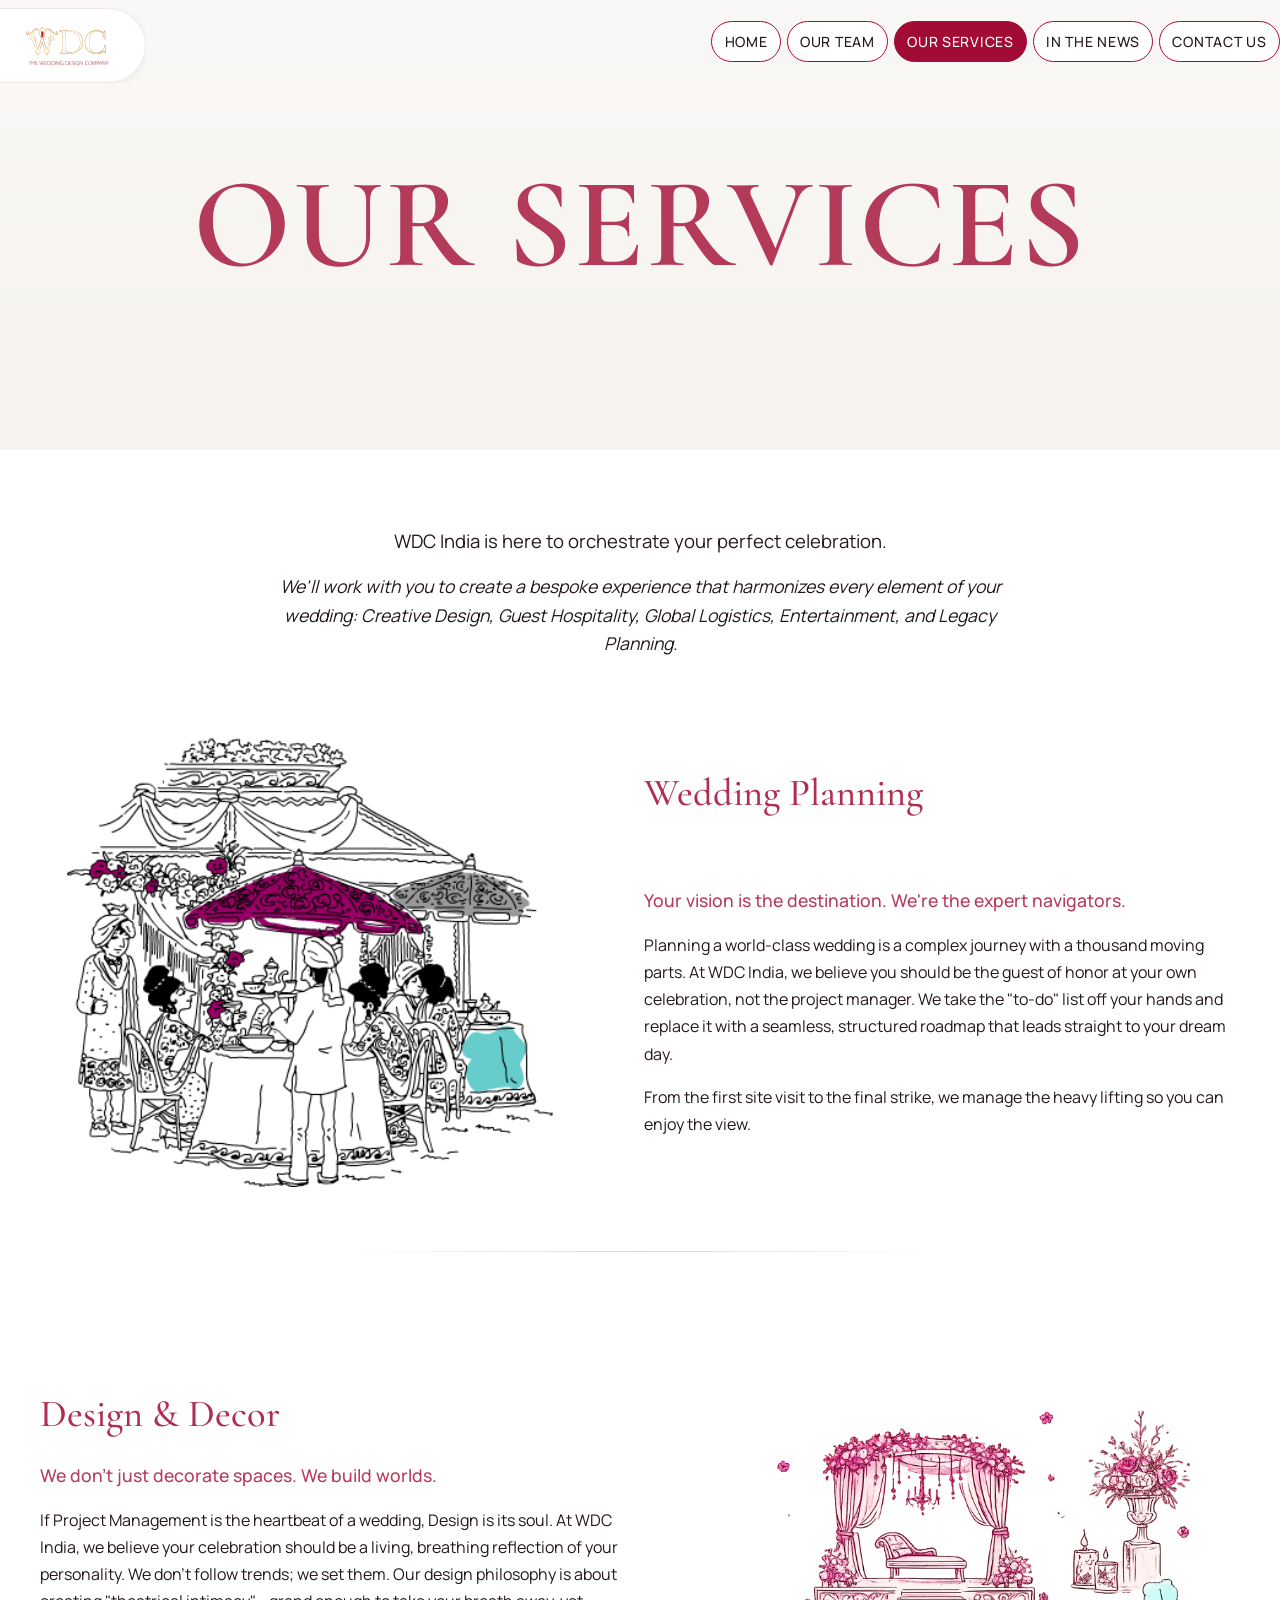
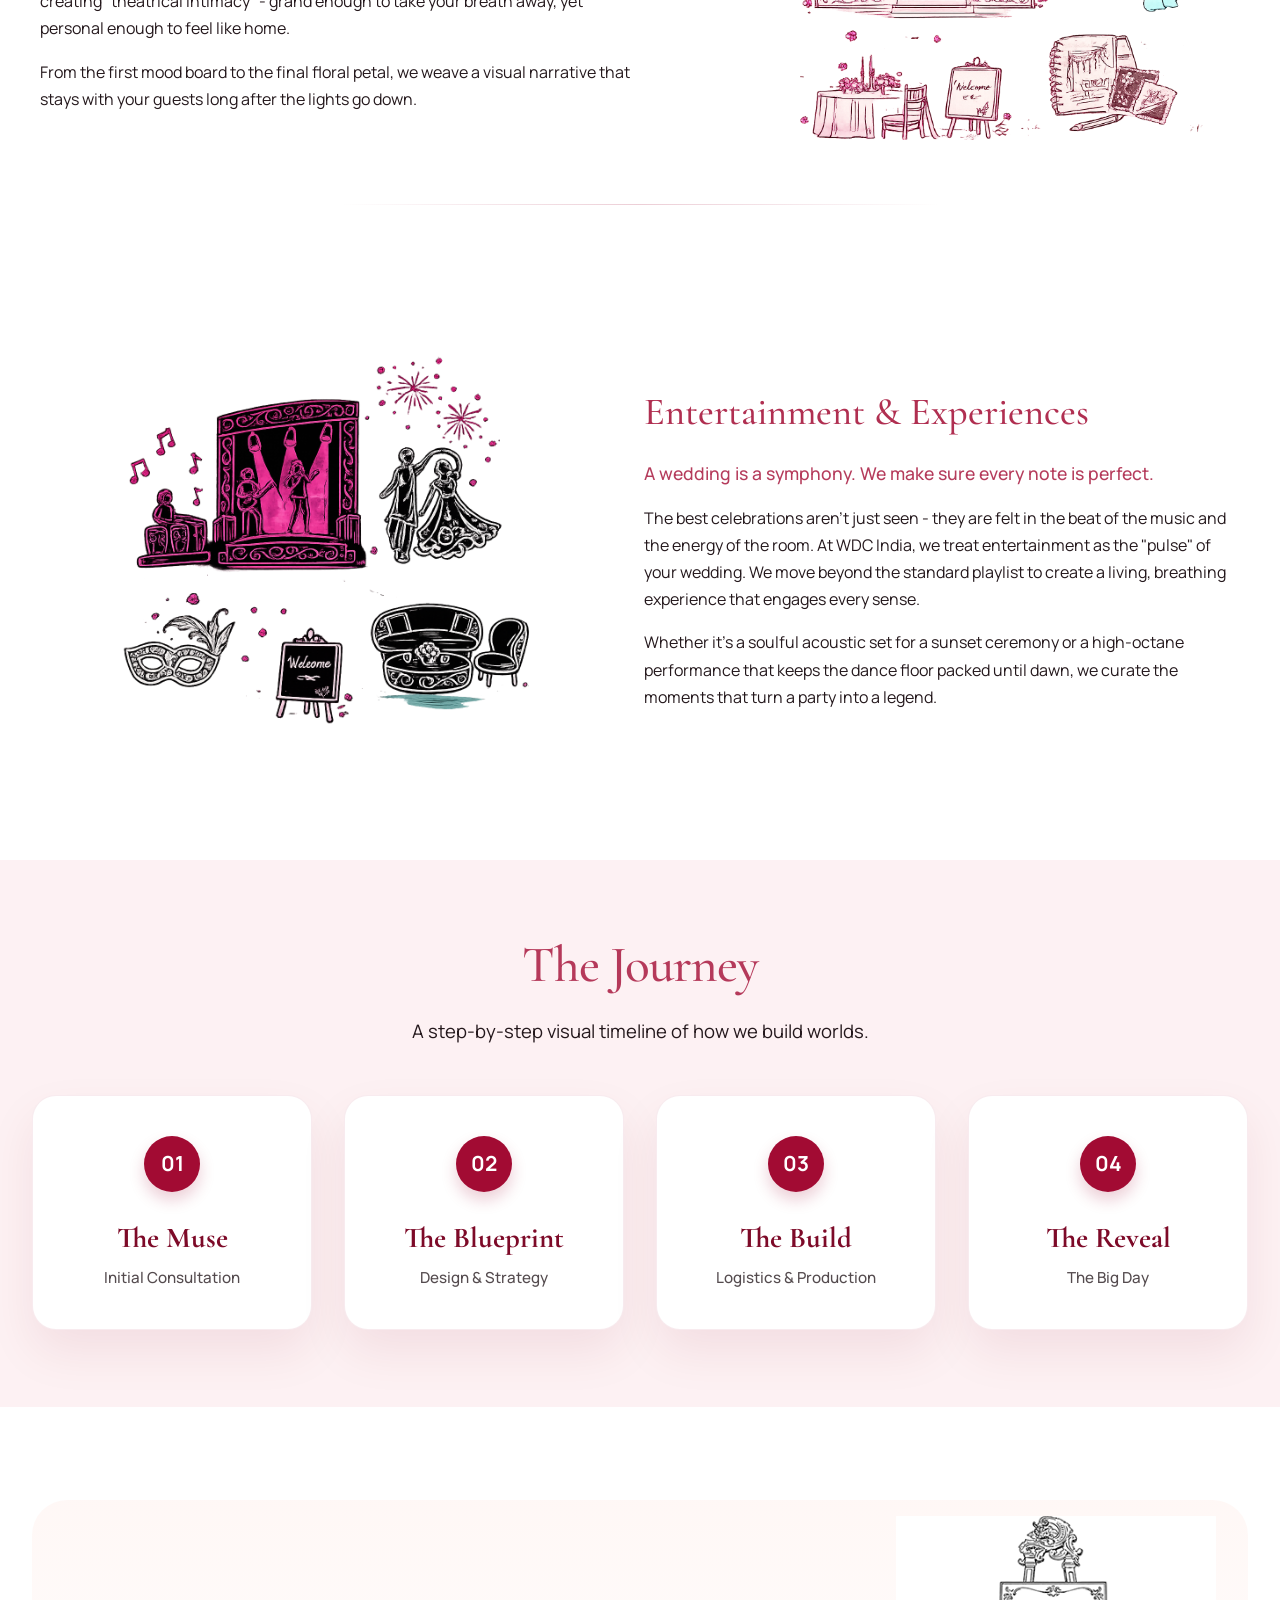
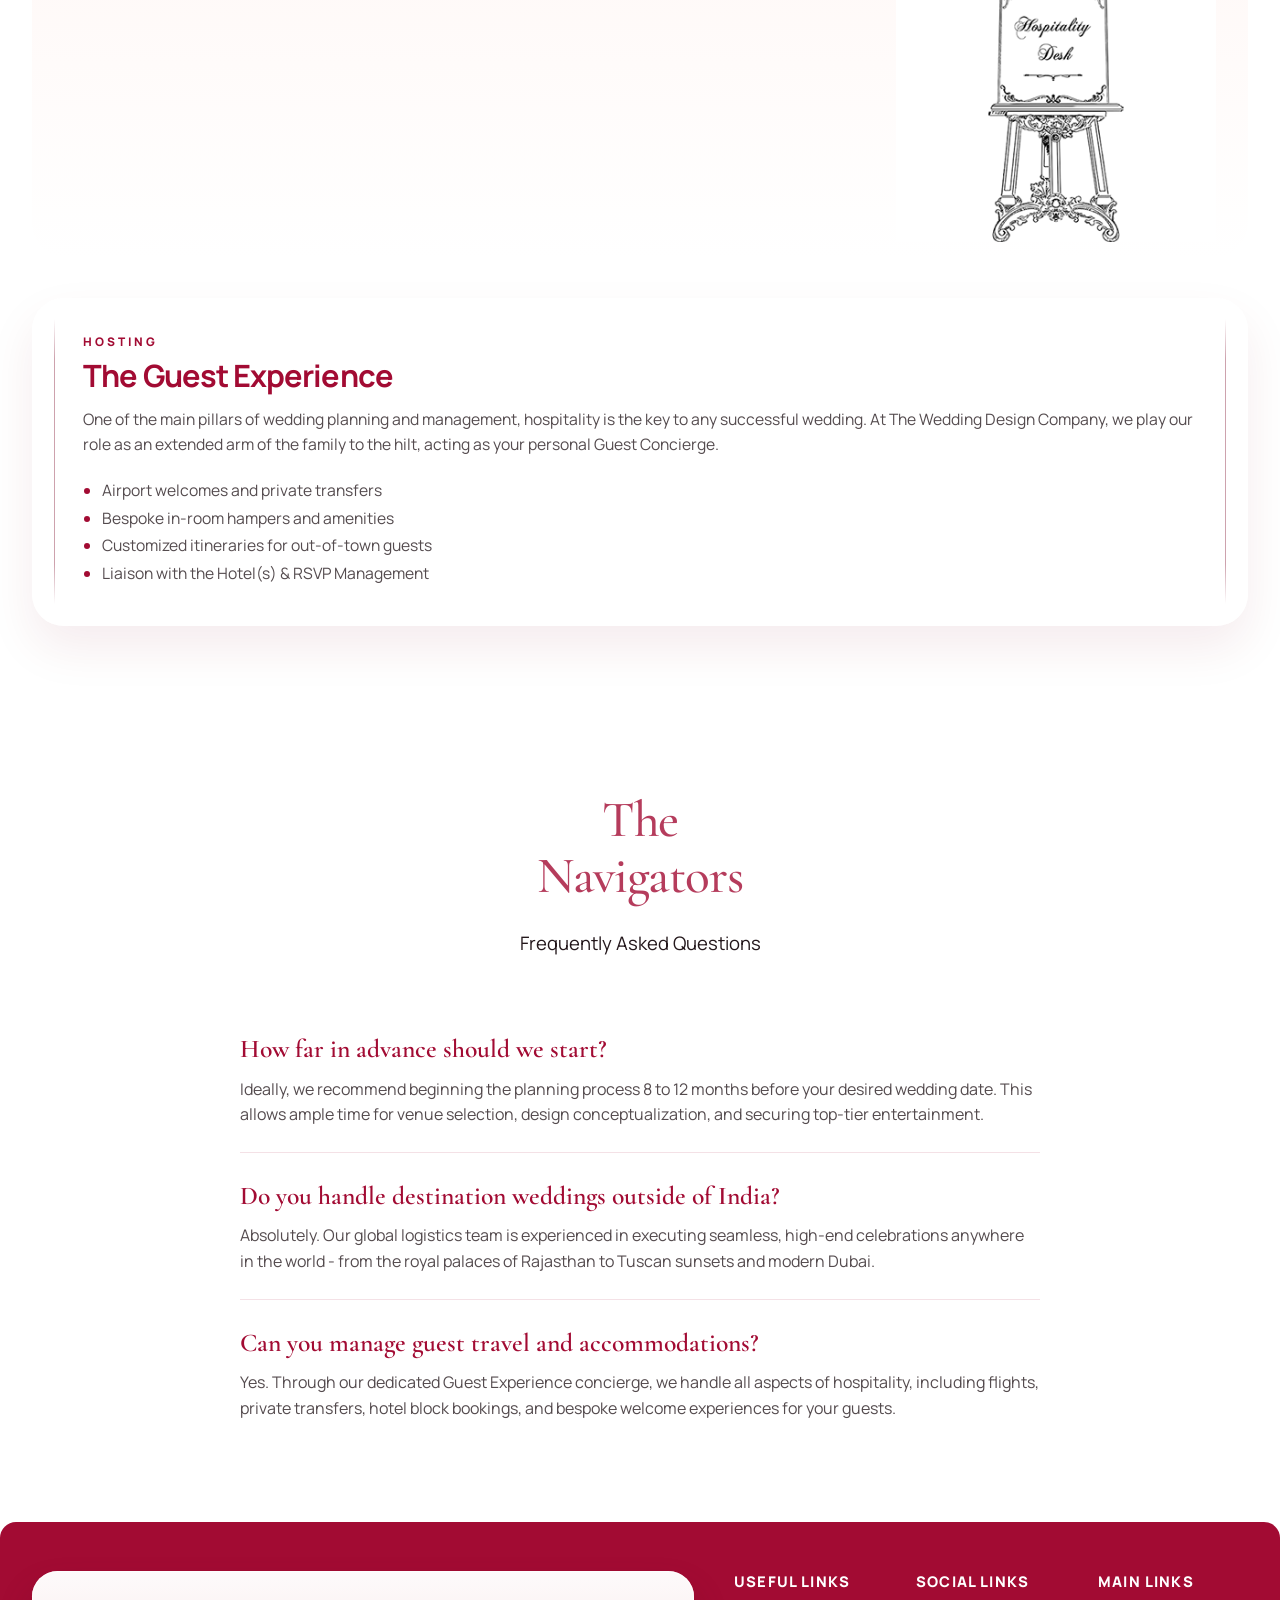
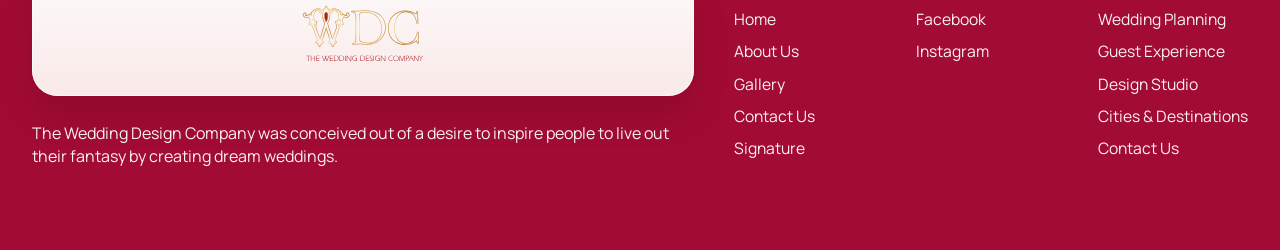
<file: services.html>
<!doctype html>
<html lang="en">
  <head>
    <meta charset="utf-8" />
    <meta name="viewport" content="width=device-width, initial-scale=1" />
    <title>Our Services - The Wedding Design Company</title>
    <link rel="preconnect" href="https://fonts.googleapis.com" />
    <link rel="preconnect" href="https://fonts.gstatic.com" crossorigin />
    <link href="https://fonts.googleapis.com/css2?family=Cormorant+Garamond:wght@500;600;700&family=Manrope:wght@400;500;600;700;800&display=swap" rel="stylesheet" />
    <link rel="stylesheet" href="./styles.css" />
  </head>
  <body id="top" class="services-page">
    <header class="site-header" role="banner" aria-label="Top header">
      <div class="site-header__brand" aria-hidden="false">
        <a href="index.html#top" aria-label="Home">
          <img src="./assets/changes/WDC Logo Open File-05.svg" class="site-header__brand-logo" alt="The Wedding Design Company logo" />
        </a>
      </div>

      <!-- Mobile menu toggle -->
      <button id="siteHeaderToggle" class="site-header__toggle" aria-expanded="false" aria-label="Open navigation menu">
        <span></span>
        <span></span>
        <span></span>
      </button>

      <nav id="primaryNavigation" class="site-header__nav" role="navigation" aria-label="Primary navigation">
        <a href="index.html#top">Home</a>
        <a href="team.html">Our Team</a>
        <div class="nav-item nav-services">
          <a href="services.html" class="is-active" aria-haspopup="true" aria-expanded="true">Our Services</a>
          <button class="nav-item__toggle" aria-label="Toggle services submenu" aria-expanded="true">&#9662;</button>
          <ul class="nav-submenu" role="menu" aria-label="Services submenu">
            <li><a href="#wedding-planning">Wedding Planning and Project Management</a></li>
            <li><a href="#design-decor">Design and Decor</a></li>
            <li><a href="#entertainment">Entertainment and experiences</a></li>
            <li><a href="destinations.html">Destinations</a></li>
          </ul>
        </div>
        <a href="news.html">IN THE NEWS</a>
        <a href="contact.html">Contact Us</a>
      </nav>
    </header>

    <main style="margin-top:0">
      <div class="about-hero" role="region" aria-label="Services hero">
        <h1>Our Services</h1>
      </div>

      <section class="content-section section-services" id="services-section" data-section>
        <div class="section-inner section-services__inner" style="text-align: center">
          <h3 class="section-services__subtitle">
            WDC India is here to orchestrate your perfect celebration.
          </h3>
          <p>
            We'll work with you to create a bespoke experience that harmonizes
            every element of your wedding: Creative Design, Guest Hospitality,
            Global Logistics, Entertainment, and Legacy Planning.
          </p>
        </div>

        <!-- Wedding Planning -->
        <div class="section-services__item" id="wedding-planning">
          <div class="section-services__image service-image-animate">
            <img
              src="./assets/oldassets/graphic_fb.png"
              alt="Wedding Planning"
            />
          </div>
          <div class="section-services__content">
            <h4 class="service-title-animate">
              <span>Wedding</span> <span>Planning</span> <span>&</span>
              <span>Project</span> <span>Management</span>
            </h4>
            <p>Your vision is the destination. We're the expert navigators.</p>
            <p>
              Planning a world-class wedding is a complex journey with a
              thousand moving parts. At WDC India, we believe you should be the
              guest of honor at your own celebration, not the project manager.
              We take the "to-do" list off your hands and replace it with a
              seamless, structured roadmap that leads straight to your dream
              day.
            </p>
            <p>
              From the first site visit to the final strike, we manage the heavy
              lifting so you can enjoy the view.
            </p>
          </div>
        </div>

        <div class="section-services__ribbon">
          <div class="section-services__ribbon-shine"></div>
        </div>

        <!-- Design and Decor -->
        <div class="section-services__item section-services__item--reverse" id="design-decor">
          <div class="section-services__image service-image-animate">
            <img
              src="./assets/changes/our_services/service_designdecor.png"
              alt="Design and Decor"
            />
          </div>
          <div class="section-services__content">
            <h4 class="service-title-animate">
              <span>Design</span> <span>&</span> <span>Decor</span>
            </h4>
            <p>We don't just decorate spaces. We build worlds.</p>
            <p>
              If Project Management is the heartbeat of a wedding, Design is its
              soul. At WDC India, we believe your celebration should be a
              living, breathing reflection of your personality. We don't follow
              trends; we set them. Our design philosophy is about creating
              "theatrical intimacy" - grand enough to take your breath away, yet
              personal enough to feel like home.
            </p>
            <p>
              From the first mood board to the final floral petal, we weave a
              visual narrative that stays with your guests long after the lights
              go down.
            </p>
          </div>
        </div>

        <div class="section-services__ribbon">
          <div class="section-services__ribbon-shine"></div>
        </div>

        <!-- Entertainment -->
        <div class="section-services__item" id="entertainment">
          <div class="section-services__image service-image-animate">
            <img
              src="./assets/changes/our_services/service_entertainment.png"
              alt="Entertainment and Experiences"
            />
          </div>
          <div class="section-services__content">
            <h4 class="service-title-animate">
              <span>Entertainment</span> <span>&</span> <span>Experiences</span>
            </h4>
            <p>A wedding is a symphony. We make sure every note is perfect.</p>
            <p>
              The best celebrations aren't just seen - they are felt in the beat
              of the music and the energy of the room. At WDC India, we treat
              entertainment as the "pulse" of your wedding. We move beyond the
              standard playlist to create a living, breathing experience that
              engages every sense.
            </p>
            <p>
              Whether it's a soulful acoustic set for a sunset ceremony or a
              high-octane performance that keeps the dance floor packed until
              dawn, we curate the moments that turn a party into a legend.
            </p>
          </div>
        </div>
      </section>

      <!-- The WDC Process -->
      <section class="content-section section-process" id="process-section" data-section>
        <div class="section-inner">
          <h2 class="section-services__title" style="text-align: center; font-size: clamp(2.5rem, 4vw, 4rem);">The Journey</h2>
          <h3 class="section-services__subtitle" style="text-align: center;">A step-by-step visual timeline of how we build worlds.</h3>
          <div class="process-grid" data-reveal>
            <div class="process-step">
              <div class="process-step__number">01</div>
              <h3>The Muse</h3>
              <p>Initial Consultation</p>
            </div>
            <div class="process-step">
              <div class="process-step__number">02</div>
              <h3>The Blueprint</h3>
              <p>Design &amp; Strategy</p>
            </div>
            <div class="process-step">
              <div class="process-step__number">03</div>
              <h3>The Build</h3>
              <p>Logistics &amp; Production</p>
            </div>
            <div class="process-step">
              <div class="process-step__number">04</div>
              <h3>The Reveal</h3>
              <p>The Big Day</p>
            </div>
          </div>
        </div>
      </section>

      <!-- Hospitality Block -->
      <section class="content-section section-hospitality" id="hospitality-section" data-section>
        <div class="section-inner section-hospitality__inner">
          <figure class="section-hospitality__art" data-reveal>
            <img
              src="./assets/oldassets/hospitality.png"
              alt="Hospitality desk illustration"
            />
          </figure>

          <div class="section-hospitality__copy" data-reveal>
            <h2>The Guest Experience</h2>
            <p>
              One of the main pillars of wedding planning and management,
              hospitality is the key to any successful wedding. At The Wedding
              Design Company, we play our role as an extended arm of the family
              to the hilt, acting as your personal Guest Concierge.
            </p>

            <ul>
              <li>Airport welcomes and private transfers</li>
              <li>Bespoke in-room hampers and amenities</li>
              <li>Customized itineraries for out-of-town guests</li>
              <li>Liaison with the Hotel(s) &amp; RSVP Management</li>
            </ul>
          </div>
        </div>
      </section>

      <!-- Interactive FAQ -->
      <section class="content-section section-faq" id="faq-section" data-section>
        <div class="section-inner">
          <h2 class="section-services__title" style="text-align: center; font-size: clamp(2.5rem, 4vw, 4rem);">The Navigators</h2>
          <h3 class="section-services__subtitle" style="text-align: center; margin-bottom: 3rem;">Frequently Asked Questions</h3>
          
          <div class="faq-container" data-reveal>
            <div class="faq-item">
              <h4 class="faq-question">How far in advance should we start?</h4>
              <p class="faq-answer">Ideally, we recommend beginning the planning process 8 to 12 months before your desired wedding date. This allows ample time for venue selection, design conceptualization, and securing top-tier entertainment.</p>
            </div>
            <div class="faq-item">
              <h4 class="faq-question">Do you handle destination weddings outside of India?</h4>
              <p class="faq-answer">Absolutely. Our global logistics team is experienced in executing seamless, high-end celebrations anywhere in the world - from the royal palaces of Rajasthan to Tuscan sunsets and modern Dubai.</p>
            </div>
            <div class="faq-item">
              <h4 class="faq-question">Can you manage guest travel and accommodations?</h4>
              <p class="faq-answer">Yes. Through our dedicated Guest Experience concierge, we handle all aspects of hospitality, including flights, private transfers, hotel block bookings, and bespoke welcome experiences for your guests.</p>
            </div>
          </div>
        </div>
      </section>
    </main>

    <footer class="site-footer">
      <div class="site-footer__brand">
        <div class="site-footer__logo-wrap">
          <img
            class="site-footer__logo-image"
            src="./assets/changes/WDC Logo Open File-05.svg"
            alt="The Wedding Design Company logo"
          />
        </div>
        <p>
          The Wedding Design Company was conceived out of a desire to inspire
          people to live out their fantasy by creating dream weddings.
        </p>
      </div>

      <div class="site-footer__divider" aria-hidden="true"></div>

      <div class="site-footer__columns">
        <div>
          <h3>Useful Links</h3>
          <a href="index.html#top">Home</a>
          <a href="about.html">About Us</a>
          <a href="index.html#design-section"
            >Gallery</a
          >
          <a href="contact.html#contact-section"
            >Contact Us</a
          >
          <a href="index.html#signature-section"
            >Signature</a
          >
        </div>

        <div>
          <h3>Social Links</h3>
          <a href="https://www.facebook.com/p/The-Wedding-Design-Company-100069773192272/" target="_blank" rel="noreferrer noopener">Facebook</a>
          <a href="https://www.instagram.com/theweddingdesigncompany/" target="_blank" rel="noreferrer noopener">Instagram</a>
        </div>

        <div>
          <h3>Main Links</h3>
          <a href="services.html#wedding-planning">Wedding Planning</a>
          <a href="services.html#hospitality-section">Guest Experience</a>
          <a href="index.html#design-section"
            >Design Studio</a
          >
          <a href="destinations.html#destinations-section">Cities &amp; Destinations</a>
          <a href="contact.html#contact-section">Contact Us</a>
        </div>
      </div>
    </footer>

    <a
      href="#top"
      class="scroll-top"
      aria-label="Scroll to top"
      title="Back to top"
    >
      <span class="arrow" aria-hidden="true"></span>
    </a>

    <script src="./script.js"></script><script>
    (function(){
      const header = document.querySelector('.site-header');
      if(!header) return;
      header.classList.remove('is-scrolled');
    })();
    </script>
  </body>
</html>
</file>
<file: styles.css>
@font-face {
  font-family: "Manrope";
  src: url("./assets/fonts/manrope-400-latin.woff2") format("woff2");
  font-weight: 400;
  font-style: normal;
  font-display: swap;
}

@font-face {
  font-family: "Manrope";
  src: url("./assets/fonts/manrope-500-latin.woff2") format("woff2");
  font-weight: 500;
  font-style: normal;
  font-display: swap;
}

@font-face {
  font-family: "Manrope";
  src: url("./assets/fonts/manrope-600-latin.woff2") format("woff2");
  font-weight: 600;
  font-style: normal;
  font-display: swap;
}

@font-face {
  font-family: "Manrope";
  src: url("./assets/fonts/manrope-700-latin.woff2") format("woff2");
  font-weight: 700;
  font-style: normal;
  font-display: swap;
}

@font-face {
  font-family: "Manrope";
  src: url("./assets/fonts/manrope-800-latin.woff2") format("woff2");
  font-weight: 800;
  font-style: normal;
  font-display: swap;
}

@font-face {
  font-family: "Cormorant Garamond";
  src: url("./assets/fonts/cormorant-garamond-500-latin.woff2") format("woff2");
  font-weight: 500;
  font-style: normal;
  font-display: swap;
}

@font-face {
  font-family: "Cormorant Garamond";
  src: url("./assets/fonts/cormorant-garamond-600-latin.woff2") format("woff2");
  font-weight: 600;
  font-style: normal;
  font-display: swap;
}

@font-face {
  font-family: "Cormorant Garamond";
  src: url("./assets/fonts/cormorant-garamond-700-latin.woff2") format("woff2");
  font-weight: 700;
  font-style: normal;
  font-display: swap;
}

/* Contact page two-column layout inspired by reference UI */
.contact-section {
  padding: var(--site-section-space) clamp(1.25rem, 5vw, 5%);
  background: #fff;
  box-sizing: border-box;
  display: grid;
  grid-template-columns: 1fr 1.2fr;
  gap: 0;
  width: 100%;
  /* height now flows with content (no fixed viewport constraint) */
}

.contact-left {
  display: flex;
  flex-direction: column;
  justify-content: flex-start;
  background: #fff8f6;
  padding: 3.5rem 3.5rem 3.5rem 3.5rem;
  min-width: 0;
  height: auto;
}

.contact-brand {
  margin-bottom: 2.2rem;
}

.contact-logo {
  width: 2.8rem;
  height: auto;
  display: block;
}

.error-page {
  background:
    radial-gradient(circle at top right, rgba(162, 11, 51, 0.08), transparent 34%),
    linear-gradient(180deg, #fffaf8 0%, #ffffff 62%);
}

.error-hero {
  min-height: 100vh;
  display: flex;
  align-items: center;
  justify-content: center;
  padding: clamp(7rem, 12vw, 9rem) 1.5rem 4rem;
}

.error-hero__frame {
  width: min(100%, 58rem);
  padding: clamp(2rem, 5vw, 4rem);
  border: 1px solid rgba(162, 11, 51, 0.12);
  border-radius: 2rem;
  background: rgba(255, 255, 255, 0.92);
  box-shadow: 0 24px 70px rgba(125, 10, 40, 0.08);
  text-align: center;
}

.error-hero__eyebrow {
  margin: 0 0 1rem;
  color: var(--plum);
  font-family: "Manrope", sans-serif;
  font-size: 0.78rem;
  font-weight: 800;
  letter-spacing: 0.24em;
  text-transform: uppercase;
}

.error-hero__code {
  margin-bottom: 1rem;
  color: rgba(var(--plum-rgb), 0.18);
  font-family: "Cormorant Garamond", serif;
  font-size: clamp(5rem, 18vw, 10rem);
  font-weight: 600;
  line-height: 0.88;
}

.error-hero h1 {
  margin: 0 0 1rem;
  color: var(--plum-deep);
  font-family: "Cormorant Garamond", serif;
  font-size: clamp(2.25rem, 4.8vw, 4.5rem);
  font-weight: 500;
  line-height: 1;
  letter-spacing: -0.03em;
  text-wrap: balance;
}

.error-hero__copy {
  margin: 0 auto;
  max-width: 40rem;
  color: var(--ink-soft);
  font-family: "Manrope", sans-serif;
  font-size: clamp(1rem, 1.7vw, 1.2rem);
  line-height: 1.7;
  text-wrap: pretty;
}

.error-hero__actions {
  margin-top: 2rem;
  display: flex;
  flex-wrap: wrap;
  justify-content: center;
  gap: 0.9rem;
}

.error-hero__btn {
  display: inline-flex;
  align-items: center;
  justify-content: center;
  min-width: 11.5rem;
  padding: 0.9rem 1.35rem;
  border: 1px solid rgba(162, 11, 51, 0.28);
  border-radius: 999px;
  background: #ffffff;
  color: var(--plum);
  font-family: "Manrope", sans-serif;
  font-size: 0.88rem;
  font-weight: 700;
  letter-spacing: 0.08em;
  text-decoration: none;
  text-transform: uppercase;
  transition:
    background-color 180ms ease,
    color 180ms ease,
    border-color 180ms ease,
    transform 180ms ease,
    box-shadow 180ms ease;
}

.error-hero__btn:hover,
.error-hero__btn:focus-visible {
  background: var(--plum);
  color: #ffffff;
  border-color: var(--plum);
  transform: translateY(-2px);
  box-shadow: 0 16px 30px rgba(125, 10, 40, 0.14);
}

.error-hero__btn--primary {
  background: var(--plum);
  color: #ffffff;
  border-color: var(--plum);
}

.contact-block {
  display: flex;
  align-items: flex-start;
  gap: 1.1rem;
  margin-bottom: 1.7rem;
}

.contact-block-icon {
  font-size: 1.5rem;
  background: #fff;
  border-radius: 0.7rem;
  padding: 0.6rem 0.7rem;
  box-shadow: 0 2px 8px rgba(162, 11, 51, 0.06);
  color: var(--plum);
  flex-shrink: 0;
}

.contact-block-title {
  font-weight: 700;
  color: var(--plum);
  margin-bottom: 0.1rem;
}

.contact-block-desc {
  color: var(--ink-soft);
  font-size: 0.97rem;
}

.contact-block-detail {
  color: var(--ink);
  font-size: 0.97rem;
  margin-top: 0.2rem;
}

.contact-socials {
  display: flex;
  gap: 0.7rem;
  margin-top: 2.2rem;
}

.contact-social {
  font-size: 1.3rem;
  color: var(--plum);
  background: #fff;
  border-radius: 50%;
  width: 2.2rem;
  height: 2.2rem;
  display: flex;
  align-items: center;
  justify-content: center;
  box-shadow: 0 2px 8px rgba(162, 11, 51, 0.06);
  transition:
    background 0.18s,
    color 0.18s;
}

.contact-social:hover,
.contact-social:focus {
  background: var(--plum);
  color: #fff;
}

.contact-right {
  display: flex;
  align-items: center;
  justify-content: center;
  padding: 2.2rem;
  min-width: 0;
  height: auto;
}

.contact-form.paper {
  background: transparent;
  border-radius: 0;
  box-shadow: none;
  padding: 0;
  margin: 0;
  width: 100%;
  height: auto;
  max-width: none;
  max-height: none;
  border: none;
  display: block;
}

.contact-form.paper h2 {
  font-family: "Manrope", sans-serif;
  color: var(--plum);
  font-weight: 700;
  margin-top: 0;
  margin-bottom: 1.2rem;
  font-size: 2rem;
  letter-spacing: 0.01em;
}

.contact-form.paper .form-row label {
  color: var(--plum-deep);
}

.contact-form.paper input,
.contact-form.paper textarea {
  background: #fff;
  border: 1px solid rgba(162, 11, 51, 0.13);
  color: var(--ink);
  font-size: 0.97rem;
  padding: 0.45rem 0.7rem;
}

.contact-form.paper input:focus,
.contact-form.paper textarea:focus {
  border-color: var(--plum);
  outline: 2px solid var(--plum);
}

.contact-form.paper .btn-primary {
  background: var(--plum);
  color: #fff;
  border: none;
  border-radius: 0.7rem;
  font-weight: 700;
  font-size: 1.1rem;
  margin-top: 0.5rem;
  box-shadow: none;
  transition:
    background 0.18s,
    color 0.18s;
}

.contact-form.paper .btn-primary:hover,
.contact-form.paper .btn-primary:focus {
  background: var(--plum-deep);
  color: #fff;
}

.form-checkboxes {
  display: flex;
  flex-wrap: wrap;
  gap: 1.2rem 2.2rem;
  margin-top: 0.7rem;
  margin-bottom: 0.7rem;
  align-items: center;
}

.form-checkboxes label {
  font-weight: 500;
  color: var(--ink);
  font-size: 0.97rem;
  display: flex;
  align-items: center;
  gap: 0.4rem;
}

.form-checkboxes input[type="checkbox"] {
  accent-color: var(--plum);
  width: 1.1em;
  height: 1.1em;
}

@media (max-width: 920px) {

  /* Mobile: stack contact columns into two rows (single column) */
  .contact-section {
    grid-template-columns: 1fr;
    grid-template-rows: auto auto;
    grid-auto-rows: auto;
    align-items: start;
    padding: var(--site-section-space-mobile) 1.2rem;
  }

  .contact-left,
  .contact-right {
    border-radius: 1.5rem;
    margin-bottom: 2.2rem;
    min-width: 0;
    height: auto;
    padding: 2rem 1.2rem;
  }

  .contact-form.paper {
    max-width: 100%;
    max-height: none;
    padding: 1.2rem 0.7rem;
  }

  /* Contact-specific responsive tweaks */
  .contact-form.boxed .two-cols {
    grid-template-columns: 1fr;
  }

  .contact-form.boxed {
    padding: 1rem;
  }

  .contact-form.boxed .btn-primary.boxed {
    width: 100%;
  }

  .contact-right.redesigned img {
    max-width: 100%;
    height: auto;
    display: block;
  }

  .contact-left.redesigned .contact-hero-title {
    font-size: clamp(1.8rem, 4.6vw, 2.6rem);
  }

  .contact-left.redesigned .contact-sub {
    font-size: 1rem;
  }

  .contact-details .detail-row {
    gap: 0.75rem;
  }
}

@media (max-width: 520px) {

  .contact-left,
  .contact-right {
    padding: 1rem;
  }

  .contact-left.redesigned .contact-hero-title {
    font-size: 1.6rem;
  }

  .contact-left.redesigned .contact-sub {
    font-size: 0.95rem;
  }

  .contact-form.boxed .two-cols {
    grid-template-columns: 1fr;
    gap: 0.6rem;
  }

  .contact-form.boxed input,
  .contact-form.boxed textarea {
    padding: 0.6rem;
  }

  .contact-form.boxed .btn-primary.boxed {
    width: 100%;
    padding: 0.9rem;
    font-size: 1rem;
  }

  .contact-footer-note {
    text-align: center;
    font-size: 0.95rem;
  }

  .contact-details .detail-row {
    gap: 0.5rem;
  }

  .detail-icon {
    font-size: 1rem;
  }
}

/* Redesigned left column styles */
.contact-left.redesigned .contact-hero-title {
  font-family: "Cormorant Garamond", serif;
  color: var(--plum-deep);
  font-size: 3.6rem;
  margin: 0 0 0.6rem 0;
}

.contact-left.redesigned .contact-sub {
  color: var(--ink-soft);
  margin-bottom: 1.8rem;
}

.contact-details .detail-row {
  display: flex;
  gap: 1rem;
  align-items: flex-start;
  margin-bottom: 1.2rem;
}

.detail-icon {
  color: var(--plum);
  font-size: 1.1rem;
}

.detail-text strong {
  color: var(--plum);
}

.contact-form-area {
  margin-top: 1.6rem;
}

.contact-form.boxed {
  border: 1px solid rgba(162, 11, 51, 0.08);
  padding: 1.2rem;
  border-radius: 0.65rem;
  background: #fff;
}

.contact-form.boxed .two-cols {
  display: grid;
  grid-template-columns: 1fr 1fr;
  gap: 1rem;
}

.contact-form.boxed label {
  font-weight: 700;
  color: var(--plum);
  font-size: 0.85rem;
  margin-bottom: 0.4rem;
  display: block;
}

.contact-form.boxed input,
.contact-form.boxed textarea {
  width: 100%;
  padding: 0.7rem;
  border-radius: 0.35rem;
  border: 1px solid rgba(162, 11, 51, 0.08);
}

.contact-form.boxed textarea {
  min-height: 120px;
}

.contact-form.boxed .btn-primary.boxed {
  width: 220px;
  background: var(--plum-deep);
  color: #fff;
  border-radius: 0;
  border: none;
}

.contact-form.boxed .btn-primary.boxed:hover,
.contact-form.boxed .btn-primary.boxed:focus {
  background: var(--plum);
  color: #fff;
}

.contact-footer-note {
  margin-top: 1.4rem;
  color: var(--plum);
  font-weight: 600;
  letter-spacing: 0.08em;
}

.contact-right.redesigned img {
  width: 100%;
  height: auto;
  display: block;
}

/* Paper style for contact form */
.contact-form.paper {
  background: #fff8f6;
  border-radius: 1.2rem;
  box-shadow: none;
  padding: 1.2rem 1.2rem 1.2rem 1.2rem;
  margin: 0;
  width: 100%;
  height: 100%;
  max-width: none;
  max-height: none;
  border: 1px solid rgba(162, 11, 51, 0.08);
  display: flex;
  flex-direction: column;
  gap: 0.7rem;
  overflow: auto;
}

.contact-form.paper h2 {
  font-family: "Manrope", sans-serif;
  color: var(--plum);
  font-weight: 700;
  margin-top: 0;
  margin-bottom: 1.2rem;
  font-size: 2rem;
  letter-spacing: 0.01em;
}

.contact-form.paper .form-row label {
  color: var(--plum-deep);
}

.contact-form.paper input,
.contact-form.paper textarea {
  background: #fff;
  border: 1px solid rgba(162, 11, 51, 0.13);
  color: var(--ink);
  font-size: 0.97rem;
  padding: 0.45rem 0.7rem;
}

.contact-form.paper input:focus,
.contact-form.paper textarea:focus {
  border-color: var(--plum);
  outline: 2px solid var(--plum);
}

.contact-form.paper .btn-primary {
  background: var(--plum);
  color: #fff;
  border: none;
  border-radius: 0.7rem;
  font-weight: 700;
  font-size: 1.1rem;
  margin-top: 0.5rem;
  box-shadow: 0 2px 8px rgba(162, 11, 51, 0.08);
  transition:
    background 0.18s,
    color 0.18s;
}

.contact-form.paper .btn-primary:hover,
.contact-form.paper .btn-primary:focus {
  background: var(--plum-deep);
  color: #fff;
}

.contact-form-col {
  display: flex;
  align-items: center;
  justify-content: center;
  height: 100%;
}

.section-design {
  overflow: hidden;
  max-width: 100vw;
  /* background transition is handled below or on elements */
}

/* Mobile hamburger and right-side slide nav */
.site-header {
  display: flex;
  align-items: center;
  justify-content: space-between;
  padding: 1rem 1.2rem;
  background: transparent;
}

.site-header__brand {
  display: inline-flex;
  align-items: center;
}

.site-header__brand-logo {
  height: 44px;
  width: auto;
  display: block;
}

.site-header__toggle {
  display: none;
  background: transparent;
  border: 0;
  width: 44px;
  height: 44px;
  align-items: center;
  justify-content: center;
}

.site-header__toggle span {
  display: block;
  height: 2px;
  background: var(--ink);
  margin: 4px 0;
  width: 20px;
  transition: transform .2s, opacity .18s;
}

@media (max-width: 920px) {
  .site-header__toggle {
    display: flex;
    order: 2;
  }

  .site-header {
    order: 1;
  }

  .site-header {
    top: 1.8rem !important;
    left: 1.25rem !important;
    right: 1.25rem !important;
    width: auto !important;
    padding: 1rem 1.1rem !important;
    border-radius: 24px;
    border: 1px solid rgba(162, 11, 51, 0.2);
    background: rgba(255, 255, 255, 0.98);
    box-shadow: 0 18px 46px rgba(0, 0, 0, 0.14);
  }

  .site-header__nav {
    position: fixed;
    right: 0;
    top: 0;
    height: 100vh;
    width: min(86vw, 320px);
    background: #fff;
    transform: translateX(110%);
    transition: transform .28s ease;
    padding: 4rem 1rem 1.5rem;
    display: flex;
    flex-direction: column;
    gap: 1rem;
    box-shadow: -8px 0 30px rgba(0, 0, 0, 0.08);
  }

  .site-header__nav.open {
    transform: translateX(0);
  }

  .carousel3d-slide.center {
    width: 100%;
  }

}

.section-design__carousel3d {
  position: relative;
  width: 100%;
  max-width: 100vw;
  height: 40rem;
  display: flex;
  align-items: center;
  justify-content: center;
  perspective: 1200px;
  perspective-origin: 50% 50%;
  transform-style: preserve-3d;
  overflow: visible;
  margin: 0 auto;
}

.carousel3d-slide {
  position: absolute;
  top: 50%;
  left: 50%;
  width: min(58vw, 42rem);
  height: min(74vh, 46rem);
  max-width: 60rem;
  max-height: 46rem;
  /* border-radius: 2rem; */
  overflow: hidden;
  transition: all 700ms cubic-bezier(0.22, 0.9, 0.36, 1);
  cursor: pointer;
  will-change: transform, opacity, box-shadow;
  backface-visibility: hidden;
  transform-origin: center center;
  /* background:
    radial-gradient(circle at top, rgba(162, 11, 51, 0.1), transparent 44%),
    #fff8f6;
  border: 1px solid rgba(162, 11, 51, 0.08); */
  display: flex;
  align-items: center;
  justify-content: center;
  padding: 1.1rem;
}

.carousel3d-slide img {
  width: 100%;
  height: 100%;
  object-fit: contain;
  object-position: center center;
  display: block;
  border-radius: inherit;
}

.carousel3d-slide.is-portrait img {
  width: auto;
  max-width: 100%;
}

.carousel3d-slide.is-landscape img {
  height: auto;
  max-height: 100%;
}

.carousel3d-slide.center {
  transform: translate(-50%, -50%) scale(1) translateZ(0);
  opacity: 1;
  z-index: 4;
  border-radius: 2rem;
  /* box-shadow: 0 25px 50px rgba(125, 10, 40, 0.25); */
}

.carousel3d-slide.left {
  transform: translate(-50%, -50%) rotateY(45deg) translateZ(-350px) translateX(-400px) scale(0.8);
  -webkit-transform: translate(-50%, -50%) rotateY(45deg) translateZ(-350px) translateX(-400px) scale(0.8);
  z-index: 3;
  opacity: 1;
  overflow: hidden;
  border-radius: 2rem;
  /* box-shadow: 0 10px 25px rgba(125, 10, 40, 0.12); */
  filter: saturate(0.85) brightness(0.8);
  backface-visibility: visible;
}

.carousel3d-slide.right {
  transform: translate(-50%, -50%) rotateY(-45deg) translateZ(-350px) translateX(400px) scale(0.8);
  -webkit-transform: translate(-50%, -50%) rotateY(-45deg) translateZ(-350px) translateX(400px) scale(0.8);
  z-index: 3;
  opacity: 1;
  overflow: hidden;
  border-radius: 2rem;
  /* box-shadow: 0 10px 25px rgba(125, 10, 40, 0.12); */
  filter: saturate(0.85) brightness(0.8);
  backface-visibility: visible;
}

.carousel3d-slide.hidden {
  opacity: 0;
  pointer-events: none;
  z-index: 0;
}

.section-design__track {
  display: flex;
  gap: 1rem;
  width: max-content;
  transition: transform 0.55s cubic-bezier(0.77, 0, 0.18, 1);
  will-change: transform;
}

:root {
  --page-bg: #ffffff;
  --surface: #ffffff;
  --surface-soft: #fff8f6;
  --surface-rose: #fdf1f3;
  --ink: #24181c;
  --ink-soft: rgba(36, 24, 28, 0.78);
  --plum: #a20b33;
  --plum-rgb: 162, 11, 51;
  --plum-deep: #7d0a28;
  --gold: #d0a326;
  --line: rgba(162, 11, 51, 0.18);
  --shadow-soft: 0 22px 48px rgba(125, 10, 40, 0.08);
  --shadow-strong: 0 28px 64px rgba(125, 10, 40, 0.14);
  --radius-xl: 2rem;
  --shell-width: min(1640px, calc(100vw - 5rem));
  --section-width: min(1640px, calc(100vw - 10rem));
  --site-section-space: clamp(3.25rem, 6vw, 5rem);
  --site-section-space-mobile: clamp(2.5rem, 7vw, 3.25rem);
}

/* About page hero used by standalone pages */
.about-hero {
  width: 100%;
  height: 50vh;
  display: flex;
  align-items: center;
  justify-content: center;
  background: linear-gradient(180deg,
      rgba(250, 248, 246, 1) 0%,
      rgba(245, 242, 239, 1) 100%);
  position: relative;
  overflow: hidden;
}

/* Team section layout: illustration on the left, content on the right */
.team-section {
  padding: var(--site-section-space) calc((100vw - var(--section-width)) / 2 + 1rem);
}

.team-layout {
  display: grid;
  grid-template-columns: 1fr 1fr;
  /* equal-width columns */
  gap: 2.5rem;
  align-items: center;
}

.team-illustration img {
  width: 100%;
  height: auto;
  display: block;
}

/* Hotspot over team illustration */
.team-illustration {
  position: relative;
}

.hotspot {
  position: absolute;
  left: 40%;
  top: 60%;
  transform: translate(-50%, -50%);
  width: clamp(20px, 3.2vw, 36px);
  height: clamp(20px, 3.2vw, 36px);
  border-radius: 50%;
  border: 1px solid rgba(255, 255, 255, 0.98);
  /* white ring */
  background: transparent;
  /* ring only, no filled background */
  box-shadow: 0 6px 18px rgba(0, 0, 0, 0.12);
  z-index: 9998;
  /* ensure it's above the illustration image */
  cursor: pointer;
  animation: hotspot-pulse 1.8s infinite ease-in-out;
  display: inline-block;
}

.hotspot::after {
  content: "";
  position: absolute;
  left: 50%;
  top: 50%;
  transform: translate(-50%, -50%);
  width: clamp(4px, 0.6vw, 6px);
  height: clamp(4px, 0.6vw, 6px);
  border-radius: 50%;
  background: rgba(255, 255, 255, 0.98);
  /* tiny white center dot */
  box-shadow: 0 0 6px rgba(255, 255, 255, 0.12);
}

.hotspot:focus-visible {
  outline: 3px solid rgba(var(--plum-rgb), 0.18);
  outline-offset: 3px;
}

@keyframes hotspot-pulse {
  0% {
    transform: translate(-50%, -50%) scale(1);
    opacity: 1;
  }

  50% {
    transform: translate(-50%, -50%) scale(1.12);
    opacity: 0.85;
  }

  100% {
    transform: translate(-50%, -50%) scale(1);
    opacity: 1;
  }
}

.team-content {
  padding-top: 1rem;
  display: flex;
  flex-direction: column;
  justify-content: center;
  /* vertically center intro and content */
}

/* Hotspot card styles (ensure present and behave predictably) */
.team-illustration .hotspot+.hotspot-card {
  position: absolute;
  /* place card to the right of the hotspot; offset ensures it sits clear of ring */
  left: calc(40% + clamp(28px, 3vw, 56px));
  top: 60%;
  transform-origin: 0 50%;
  /* grow from left edge */
  transform: translateY(-50%) scale(0);
  opacity: 0;
  pointer-events: none;
  width: min(18rem, 40vw);
  background: #ffffff;
  border-radius: 0.75rem;
  padding: 0.6rem 0.9rem;
  box-shadow: 0 18px 40px rgba(36, 24, 28, 0.12);
  transition:
    transform 220ms cubic-bezier(0.22, 0.9, 0.36, 1),
    opacity 180ms ease;
  z-index: 9999;
}

.hotspot+.hotspot-card .hotspot-card__name {
  font-weight: 700;
  color: var(--plum);
  margin-bottom: 0.2rem;
}

.hotspot+.hotspot-card .hotspot-card__bio {
  font-size: 0.95rem;
  color: var(--ink-soft);
  line-height: 1.4;
}

/* Show card on hover/focus and keep visible when hovering the card */
.hotspot:hover+.hotspot-card,
.hotspot:focus+.hotspot-card,
.hotspot+.hotspot-card:hover {
  opacity: 1;
  transform: translateY(-50%) translateX(6px) scale(1);
  pointer-events: auto;
}

/* Ensure keyboard users can open the card via focus-visible */
.hotspot:focus-visible+.hotspot-card {
  outline: none;
}

.team-intro h2 {
  font-size: clamp(32px, 4.8vw, 48px);
  margin: 0 0 1rem 0;
  color: var(--plum);
  font-family: "Manrope", "Segoe UI", sans-serif;
  font-weight: 700;
  letter-spacing: 0.02em;
}

.team-intro p {
  color: var(--ink);
  line-height: 1.8;
  max-width: 64ch;
  font-family: "Manrope", "Segoe UI", sans-serif;
  font-size: clamp(16px, 2.2vw, 18px);
}

@media (max-width: 880px) {
  .team-layout {
    grid-template-columns: 1fr;
  }

  .team-illustration {
    order: -1;
  }
}

.contact-grid {
  display: grid;
  grid-template-columns: 1fr 1fr;
  gap: 2.5rem;
  align-items: stretch;
  max-width: var(--section-width);
  margin: 0 auto;
  height: 100%;
  min-height: 0;
}

.contact-info {
  display: flex;
  flex-direction: column;
  justify-content: center;
  height: 100%;
}

.contact-info h2 {
  font-family: "Manrope", sans-serif;
  color: var(--plum);
  font-weight: 700;
  margin-top: 0;
}

.contact-list {
  list-style: none;
  padding: 0;
  margin: 0 0 1rem 0;
  color: var(--ink);
}

.contact-list li {
  margin-bottom: 0.45rem;
}

.contact-form {
  margin-top: 1rem;
}

.contact-form .form-row {
  margin-bottom: 0.85rem;
  display: flex;
  flex-direction: column;
}

.contact-form label {
  font-weight: 600;
  margin-bottom: 0.35rem;
}

.contact-form input,
.contact-form textarea {
  padding: 0.6rem 0.75rem;
  border: 1px solid rgba(36, 24, 28, 0.08);
  border-radius: 0.6rem;
  font-family: inherit;
  font-size: 1rem;
  color: var(--ink);
  background: #fff;
}

.contact-form textarea {
  resize: vertical;
}

.btn-primary {
  display: inline-block;
  padding: 0.7rem 1.1rem;
  background: var(--plum);
  color: #fff;
  border: 1px solid var(--plum);
  border-radius: 0.6rem;
  font-weight: 700;
  cursor: pointer;
}

.contact-visual {
  display: flex;
  align-items: center;
  height: 100%;
}

.contact-visual img {
  width: 100%;
  height: 100%;
  object-fit: contain;
  display: block;
  border-radius: 0.5rem;
}

@media (max-width: 920px) {
  .contact-grid {
    grid-template-columns: 1fr;
    height: auto;
  }

  .contact-visual {
    order: -1;
    height: auto;
    margin-bottom: 2rem;
  }

  .contact-visual img {
    height: auto;
    max-height: 40vh;
  }

  .contact-info {
    height: auto;
  }
}

@media (max-width: 425px) {
  .about-hero h1 {
    width: 80%;
    text-align: center;
    line-height: 4rem;
  }
}

.about-hero h1 {
  width: 100%;
  text-align: center;
  margin: 0;
  font-family: "Cormorant Garamond", serif;
  font-weight: 600;
  font-size: clamp(48px, 10vw, 160px);
  color: rgba(var(--plum-rgb), 0.8);
  letter-spacing: 2px;
  text-transform: uppercase;
  pointer-events: none;
}

*,
*::before,
*::after {
  box-sizing: border-box;
}

html {
  scroll-behavior: smooth;
}

body {
  margin: 0;
  background: var(--page-bg);
  color: var(--ink);
  font-family: "Manrope", sans-serif;
  line-height: 1.5;
}

img {
  display: block;
  max-width: 100%;
}

button,
input,
textarea {
  font: inherit;
}

a {
  color: inherit;
  text-decoration: none;
}

.site-header {
  position: fixed;
  left: 0;
  top: 0;
  z-index: 1100;
  display: flex;
  align-items: center;
  justify-content: space-between;
  gap: 0.5rem;
  width: 100%;
  margin: 0;
  padding: 0.75rem 1.25rem;
  background: transparent;
  box-shadow: none;
}

/* Ensure header is sticky/visible across all pages and anchors don't hide content */
html {
  scroll-padding-top: 5.25rem;
  /* reserve space for fixed header when jumping to anchors */
}

/* Reinforce sticky behavior for any pages that may override header rules */
.site-header {
  position: fixed !important;
  top: 0 !important;
  left: 0 !important;
  width: 100% !important;
  z-index: 1100 !important;
}

/* If a page uses a main container, ensure content sits below the header */
main,
.page,
.content,
.site-body {
  margin-top: 5.25rem;
}

.site-header::before {
  /* remove decorative pseudo element */
  content: none;
}

.site-header__brand {
  display: inline-flex;
  align-items: center;
  padding: 0.5rem 0 0rem 0rem;
  position: relative;
  isolation: isolate;
}

.site-header__brand a {
  position: relative;
  display: inline-flex;
  align-items: center;
  padding: 0.35rem 1.35rem 0.35rem 0.6rem;
  overflow: hidden;
}

.site-header__brand a::before {
  content: "";
  position: absolute;
  inset: 0;
  background: rgba(255, 255, 255, 1);
  border: 1px solid rgba(162, 11, 51, 0.1);
  border-left: none;
  border-radius: 0 999px 999px 0;
  box-shadow: 0 2px 6px rgba(36, 24, 28, 0.05);
  z-index: -1;
}

.site-header__brand-logo {
  display: block;
  width: clamp(7rem, 12vw, 8.5rem);
  height: auto;
}

.site-header__nav {
  display: flex;
  align-items: center;
  gap: 0.6rem;
  margin-left: auto;
  /* push to the right */
}

.site-header__toggle {
  display: none;
  align-items: center;
  justify-content: center;
  gap: 0.28rem;
  width: 3.25rem;
  height: 3.25rem;
  margin-right: 0.45rem;
  padding: 0;
  border: 1px solid var(--plum);
  border-radius: 50%;
  background: #fff;
  box-shadow: none;
  color: var(--plum);
  cursor: pointer;
  flex-direction: column;
  transition:
    transform 180ms ease,
    box-shadow 180ms ease,
    background-color 180ms ease;
  position: relative;
}

/* toggle used to expand a submenu on mobile */
.nav-item__toggle {
  display: none;
}

/* Desktop nav sizing */
.site-header__nav a {
  color: var(--ink);
  margin-right: 10px;
}

/* Make each menu item read as an individual white pill by default. */
.site-header__nav a,
.nav-submenu li a {
  background: #ffffff;
  color: var(--ink);
  border-color: var(--plum);
}

/* Center nav items vertically and add a thicker default border */
.site-header__nav a,
.nav-submenu li a {
  display: inline-flex;
  align-items: center;
  padding: 0.6rem 0.9rem;
  border: 1px solid var(--plum);
  border-radius: 0.5rem;
  box-sizing: border-box;
}

/* Active / clicked state: full-width and white text on mobile */
.site-header__nav a.is-active,
.nav-submenu li a.is-active {
  background: var(--plum) !important;
  color: #ffffff !important;
  border-color: var(--plum) !important;
}

@media (min-width: 921px) {
  .site-header__nav a {
    padding: 0.6rem 0.9rem;
    font-size: 1rem;
    font-weight: 500;
    letter-spacing: 0.08em;
    text-transform: uppercase;
  }
}

/* Services submenu: animated card-style on desktop, collapsible on mobile */
.nav-item {
  position: relative;
}

.nav-submenu {
  position: absolute;
  right: 0;
  top: calc(100% + 0.6rem);
  min-width: 20rem;
  background: #ffffff;
  box-shadow: 0 18px 40px rgba(92, 6, 28, 0.12);
  list-style: none;
  padding: 0.6rem;
  border-radius: 1.25rem;
  z-index: 1300;
  opacity: 0;
  transform: translateY(-8px) scale(0.98);
  transform-origin: top right;
  transition:
    opacity 260ms cubic-bezier(0.22, 0.9, 0.36, 1),
    transform 260ms cubic-bezier(0.22, 0.9, 0.36, 1),
    visibility 260ms;
  visibility: hidden;
  display: flex;
  flex-direction: column;
  gap: 0.5rem;
}

.nav-submenu .nav-submenu {
  /* nested submenu: open to the LEFT of the parent list for better fit */
  right: 100%;
  left: auto;
  top: 0;
  transform-origin: right top;
}

.nav-submenu li a {
  display: block;
  padding: 0.72rem 0.95rem;
  color: var(--ink);
  font-weight: 600;
  text-transform: none;
  border-radius: 0.9rem;
}

.nav-item:hover>.nav-submenu,
.nav-item:focus-within>.nav-submenu,
.nav-item.is-open>.nav-submenu {
  opacity: 1;
  transform: translateY(0) scale(1);
  visibility: visible;
}

/* Show nested submenu when its parent list item is hovered (desktop) */
@media (min-width: 921px) {

  .nav-submenu li:hover>.nav-submenu,
  .nav-submenu li:focus-within>.nav-submenu {
    opacity: 1;
    transform: translateY(0) scale(1);
    visibility: visible;
  }
}

@media (max-width: 920px) {

  /* Stack nav vertically and remove gaps so items sit flush */
  .site-header__nav {
    flex-direction: column;
    align-items: stretch;
    gap: 0;
    padding: 0.5rem;
  }

  .site-header__nav a,
  .nav-item {
    margin: 0;
  }

  /* Use a single seam border between stacked items to avoid double borders/gaps */
  /* Thick solid border for all nav items on mobile */
  .site-header__nav a,
  .site-header__nav .nav-item>a,
  .nav-submenu li a {
    border: 1px solid var(--plum) !important;
    box-sizing: border-box;
    border-radius: 0.5rem;
  }

  /* When a top-level item is open, keep borders consistent between trigger and submenu */
  .nav-item.is-open>a {
    border-bottom-width: 1px;
  }

  .nav-item.is-open>.nav-submenu {
    border-top-width: 1px;
  }

  .nav-submenu {
    position: static;
    box-shadow: none;
    background: transparent;
    padding-left: 0.5rem;
    display: none;
  }

  /* Make all menu items full width and centered on mobile */
  .site-header__nav a,
  .nav-submenu li a {
    display: block;
    width: 100%;
    text-align: center;
    border-radius: 0;
    padding: 0.9rem 1rem;
  }

  /* show a small toggle control on mobile to expand submenus */
  .nav-item__toggle {
    display: inline-grid;
    place-items: center;
    width: 2.2rem;
    height: 2.2rem;
    border-radius: 0.5rem;
    border: none;
    background: transparent;
    color: var(--plum);
    cursor: pointer;
    margin-left: 0.35rem;
  }

  /* open only the specific nav item when toggled */
  .nav-item.is-open>.nav-submenu {
    display: block;
  }

  /* When a top-level nav item (e.g. Our Services) is open, collapse adjoining borders
     so the submenu visually connects to the trigger and the next item sits flush. */
  .nav-item.is-open>a {
    border-bottom: none;
    border-bottom-left-radius: 0;
    border-bottom-right-radius: 0;
  }

  .nav-item.is-open>.nav-submenu {
    border-top: none;
    margin-top: 0;
    padding-top: 0;
    border-radius: 0 0 0.9rem 0.9rem;
  }

  /* Remove the top border of the next sibling link so items sit flush */
  .nav-item.is-open+a {
    border-top: none;
    border-top-left-radius: 0;
    border-top-right-radius: 0;
  }
}

.site-header__toggle span {
  width: 1.15rem;
  height: 2px;
  border-radius: 999px;
  background: currentColor;
  transform-origin: center;
  transition:
    transform 180ms ease,
    opacity 180ms ease;
}

.site-header__toggle::before,
.site-header__toggle::after {
  content: "";
  position: absolute;
  left: 50%;
  top: 50%;
  width: 0.95rem;
  height: 2px;
  border-radius: 999px;
  background: currentColor;
  opacity: 0;
  transform-origin: center;
  transition:
    transform 180ms ease,
    opacity 180ms ease;
}

/* Restore visible borders for Services submenu and Contact panel */
.nav-submenu {
  border: 1px solid rgba(0, 0, 0, 0.06) !important;
}

.nav-item>.nav-submenu {
  background: #fff !important;
}

.section-contact__inner {
  background: #fff;
  border: 1px solid rgba(0, 0, 0, 0.08) !important;
  border-radius: 0.5rem;
}

.site-header__toggle:hover,
.site-header__toggle:focus-visible {
  transform: translateY(-1px);
  box-shadow: 0 6px 14px rgba(125, 10, 40, 0.06);
}

.site-header.is-menu-open .site-header__toggle span:nth-child(2) {
  opacity: 0;
}

.site-header.is-menu-open .site-header__toggle span:nth-child(1),
.site-header.is-menu-open .site-header__toggle span:nth-child(3) {
  opacity: 0;
}

.site-header.is-menu-open .site-header__toggle::before {
  opacity: 1;
  transform: translate(-50%, -50%) rotate(45deg);
}

.site-header.is-menu-open .site-header__toggle::after {
  opacity: 1;
  transform: translate(-50%, -50%) rotate(-45deg);
}

/* Fill toggle with theme color when menu is open */
.site-header.is-menu-open .site-header__toggle {
  background: var(--plum);
  color: #ffffff;
  border-color: var(--plum);
}

.site-header__nav a,
.hero__legend a,
.section-news__button,
.site-footer__columns a {
  border-radius: 999px;
  transition:
    background-color 180ms ease,
    color 180ms ease,
    border-color 180ms ease,
    transform 180ms ease;
}

.site-header__nav a.is-active,
.site-header__nav a:active,
.site-header__nav a:focus-visible {
  background: var(--plum);
  color: #ffffff;
  box-shadow: none;
}

/* Submenu items active state */
.nav-item>.nav-submenu li>a.is-active,
.nav-item>.nav-submenu li>a:active,
.nav-item>.nav-submenu li>a:focus-visible {
  background: var(--plum);
  color: #ffffff;
  box-shadow: none;
}

.site-header__nav a {
  padding: 0.7rem 1rem;
  font-size: 0.9rem;
  font-weight: 500;
  letter-spacing: 0.08em;
  text-transform: uppercase;
}

.site-header__nav a:hover,
.site-header__nav a:focus-visible,
.site-header__nav a.is-active,
.hero__legend a:hover,
.hero__legend a:focus-visible,
.hero__legend a.is-active,
.site-footer__columns a:hover,
.site-footer__columns a:focus-visible {
  background: var(--plum);
  color: white;
  /* no extra inset/border on active to keep border consistent */
}

.hero {
  width: 100%;
  margin: 0;
  padding: 0;
  /* ensure hero starts at the top edge */
  position: relative;
  top: 0;
}

/* Hero scroll-away animation: when the about section appears we push the hero back in Z and fade it */
.hero {
  transform-style: preserve-3d;
  will-change: transform, opacity;
  transition:
    transform 700ms cubic-bezier(0.22, 0.9, 0.35, 1),
    opacity 520ms ease-in-out;
  backface-visibility: hidden;
}

.hero--away {
  transform: translate3d(0, -20px, -650px) scale(0.92);
  opacity: 0;
  pointer-events: none;
}

/* When hero is moved away, ensure the page background is white */
body.hero-away {
  background: #fff;
}

/* Smoothly reveal the following content after hero fades */
.hero+.content-section,
.hero~.content-section {
  transition:
    opacity 420ms ease,
    transform 420ms ease;
}

.hero.hero--away+.content-section,
.hero.hero--away~.content-section {
  opacity: 1;
  transform: none;
}

/* Keep the hero fixed to the viewport so it remains visible. Reserve space
   for the hero by pushing the main content down by 100vh so content starts
   after the hero (hero occupies layout space visually). */
.hero {
  position: fixed;
  left: 0;
  top: 0;
  width: 100%;
  height: 100vh;
  z-index: 0;
  /* sit behind main content so sections can scroll over it */
}

/* Pages other than the home page: limit hero to 25vh and make it part of normal flow */
body:not(.home) .hero {
  position: relative;
  height: 25vh;
  max-height: 25vh;
  overflow: hidden;
}

/* Adjust main content offset on non-home pages to match smaller hero */
body:not(.home) main {
  margin-top: 25vh;
}

.hero__hint {
  position: absolute;
  top: 7rem;
  right: 4rem;
  z-index: 20;
  padding: 0.7rem 1rem;
  border-radius: 999px;
  background: rgba(255, 248, 247, 0.9);
  border: 1px solid rgba(162, 11, 51, 0.14);
  color: rgba(92, 6, 28, 0.9);
  font-family: "Manrope", sans-serif;
  font-size: 0.9rem;
  font-weight: 400;
  letter-spacing: 0.06em;
  text-transform: uppercase;
  box-shadow: 0 12px 28px rgba(92, 6, 28, 0.1);
  backdrop-filter: blur(8px);
  pointer-events: none;
}

.hero__hint-mobile {
  display: none;
}

main {
  /* push page content below the fixed hero */
  margin-top: 100vh;
  /* ensure main content stacks above the hero */
  position: relative;
  z-index: 1;
  isolation: isolate;
  background: var(--page-bg);
}

.hero__scene {
  width: 100%;
  height: 100%;
}

.scene-screen {
  --scene-scale: 1;
  --scene-origin-x: 32px;
  --scene-loop-offset: 100%;
  --scene-loop-offset-fg: 100%;
  --scene-height: 100vh;
  --bg-shift: 0px;
  --fg-shift: 0px;
  position: relative;
  overflow: hidden;
  height: 100vh;
  /* padding: 0 1.4rem 1.4rem 1.4rem; */
  touch-action: pan-y;
  -webkit-user-select: none;
  user-select: none;
  border-top: 1px solid rgba(162, 11, 51, 0.06);
  border-bottom: 1px solid rgba(162, 11, 51, 0.06);
  /* Simplified background to avoid visual gradient bleeding over the hero scene. */
  background: var(--page-bg);
}

/* Header: simple white background with centered logo */
.site-header {
  background: #ffffff;
  display: flex;
  align-items: center;
  justify-content: center;
  width: 100%;
  padding: 0 0;
  box-shadow: 0 6px 18px rgba(92, 6, 28, 0.06);
  position: sticky;
  top: 0;
  z-index: 60;
}

.site-header__brand-logo {
  width: clamp(10rem, 10vw, 8.5rem);
  height: auto;
  display: block;
}

.scene-screen::after {

  /* Remove decorative radial gradients that caused unwanted color bleeding.
     Keep the pseudo element present in case it's reused later, but clear its background. */
  .site-header {
    position: fixed;
    left: 0;
    top: 0;
    z-index: 1100;
    display: flex;
    align-items: center;
    justify-content: space-between;
    gap: 0.5rem;
    width: 100%;
    margin: 0;
    padding: 0.75rem 1.25rem;
    background: transparent;
    /* transparent at page top */
    box-shadow: none;
  }

  z-index: 10;
  padding: 0.85rem 1.15rem;
  border-radius: 999px;
  background: rgba(255, 255, 255, 0.9);
  box-shadow: 0 10px 28px rgba(125, 10, 40, 0.08);
  color: rgba(36, 24, 28, 0.84);
  font-size: 0.82rem;
  font-weight: 800;
  letter-spacing: 0.08em;
  text-transform: uppercase;
}

.scene-stage {
  position: absolute;
  left: var(--scene-origin-x);
  /* allow runtime control of vertical placement so JS can nudge the stage up/down */
  top: var(--scene-top, 0);
  width: 100%;
  width: 90%;
  /* Use the base scene height to ensure foreground overlays match the panorama exactly */
  height: var(--scene-height);
  transform-origin: left top;
  transform: none;
}

.scene-panorama,
.scene-foreground {
  position: absolute;
  will-change: transform;
}

.scene-panorama {
  inset: 0 auto auto 0;
  width: 100%;
  height: 100%;
  transform: translate3d(var(--bg-shift), 0, 0);
}

.scene-panorama--loop {
  left: var(--scene-loop-offset);
}

.scene-panorama__bg,
.scene-foreground__img,
.scene-panorama__bg {
  width: 100%;
  height: 100%;
  object-fit: cover;
  object-position: left center;
  pointer-events: none;
}

.scene-foreground {
  /* Match panorama dimensions so foreground layers align exactly over the bg */
  left: 0;
  top: 0;
  /* align vertically with the panorama (which uses inset: 0 auto auto 0) */
  width: 100%;
  /* base scene width */
  height: 100%;
  /* base scene height */
  transform: translate3d(var(--fg-shift), 0, 0);
  pointer-events: auto;
}

.scene-foreground--loop {
  left: var(--scene-loop-offset-fg);
  pointer-events: none;
  opacity: 0;
}

.scene-screen.is-foreground-loop-ready .scene-foreground--loop {
  pointer-events: auto;
  opacity: 1;
}

/* Show overlay when hovered (or when focus enters it for accessibility). */

.newsstand-hotspot::after,
.wdc-hotspot::after,
.wdc-services-hotspot::after,
.contact-hotspot::after,
.airplane-hotspot::after,
.atelier-hotspot::after,
.gallery-hotspot::after {
  content: attr(data-title);
  position: absolute;
  top: -10px;
  left: 50%;
  transform: translate(-50%, 0) scale(0.95);
  background: #ffffff;
  color: var(--ink, #1a1a1a);
  padding: 0.5rem 1rem;
  border-radius: 8px;
  font-family: "Manrope", sans-serif;
  font-size: 0.875rem;
  font-weight: 700;
  white-space: nowrap;
  opacity: 0;
  pointer-events: none;
  transition: opacity 0.3s cubic-bezier(0.16, 1, 0.3, 1), transform 0.3s cubic-bezier(0.16, 1, 0.3, 1);
  z-index: 30;
  box-shadow: 0 8px 24px rgba(0, 0, 0, 0.12);
}

.newsstand-hotspot:hover::after,
.wdc-hotspot:hover::after,
.wdc-services-hotspot:hover::after,
.contact-hotspot:hover::after,
.airplane-hotspot:hover::after,
.atelier-hotspot:hover::after,
.gallery-hotspot:hover::after {
  opacity: 1;
  transform: translate(-50%, -15px) scale(1);
}

/* Newsstand Hotspot positioning */
.newsstand-hotspot {
  position: absolute;
  left: 4%;
  top: 53%;
  width: 13%;
  height: 34%;
  z-index: 10;
  cursor: pointer;
  pointer-events: auto;
}

.hero-link-hotspot {
  display: block;
  text-decoration: none;
  background: transparent;
  outline: none;
  -webkit-tap-highlight-color: transparent;
  touch-action: pan-y;
}

.hero-link-hotspot:focus-visible {
  outline: 3px solid rgba(162, 11, 51, 0.75);
  outline-offset: 4px;
  border-radius: 0.75rem;
}

.newsstand-hotspot:hover~.scene-foreground__img,
.newsstand-hotspot:focus~.scene-foreground__img,
.newsstand-hotspot:focus-within~.scene-foreground__img {
  opacity: 1;
}

/* WDC office Hotspot positioning (mirrors newsstand behavior) */
.wdc-hotspot {
  position: absolute;
  left: 32%;
  top: 36%;
  width: 13%;
  height: 47%;
  z-index: 11;
  cursor: pointer;
  pointer-events: auto;
}

.wdc-hotspot:hover~.scene-foreground__img--wdc,
.wdc-hotspot:focus~.scene-foreground__img--wdc,
.wdc-hotspot:focus-within~.scene-foreground__img--wdc {
  opacity: 1;
}

/* WDC services Hotspot (added) */
.wdc-services-hotspot {
  position: absolute;
  left: 46%;
  top: 54%;
  width: 6%;
  height: 29%;
  z-index: 11;
  cursor: pointer;
  pointer-events: auto;
}

.wdc-services-hotspot:hover~.scene-foreground__img--wdc-services,
.wdc-services-hotspot:focus~.scene-foreground__img--wdc-services,
.wdc-services-hotspot:focus-within~.scene-foreground__img--wdc-services {
  opacity: 1;
}

/* Contact hotspot */
.contact-hotspot {
  position: absolute;
  left: 55%;
  top: 59%;
  width: 4%;
  height: 29%;
  z-index: 11;
  cursor: pointer;
  pointer-events: auto;
}

.contact-hotspot:hover~.scene-foreground__img--contact,
.contact-hotspot:focus~.scene-foreground__img--contact,
.contact-hotspot:focus-within~.scene-foreground__img--contact {
  opacity: 1;
}

.scene-foreground__img--contact {
  position: absolute;
  top: 0;
  left: 0;
  width: 100%;
  height: 100%;
  object-fit: cover;
  object-position: left center;
  pointer-events: none;
  opacity: 0;
  transition: opacity 220ms ease;
}

/* Airplane hotspot */
.airplane-hotspot {
  position: absolute;
  left: 65%;
  top: 33%;
  width: 15%;
  height: 10%;
  z-index: 11;
  cursor: pointer;
  pointer-events: auto;
}

.airplane-hotspot:hover~.scene-foreground__img--airplane,
.airplane-hotspot:focus~.scene-foreground__img--airplane,
.airplane-hotspot:focus-within~.scene-foreground__img--airplane {
  opacity: 1;
}

.scene-foreground__img--airplane {
  position: absolute;
  top: 0;
  left: 0;
  width: 100%;
  height: 100%;
  object-fit: cover;
  object-position: left center;
  pointer-events: none;
  opacity: 0;
  transition: opacity 220ms ease;
}

/* Wedding Atelier hotspot */
.atelier-hotspot {
  position: absolute;
  left: 70%;
  top: 45%;
  width: 8%;
  height: 41%;
  z-index: 11;
  cursor: pointer;
  pointer-events: auto;
}

.atelier-hotspot:hover~.scene-foreground__img--atelier,
.atelier-hotspot:focus~.scene-foreground__img--atelier,
.atelier-hotspot:focus-within~.scene-foreground__img--atelier {
  opacity: 1;
}

.scene-foreground__img--atelier {
  position: absolute;
  top: 0;
  left: 0;
  width: 100%;
  height: 100%;
  object-fit: cover;
  object-position: left center;
  pointer-events: none;
  opacity: 0;
  transition: opacity 220ms ease;
}

/* Gallery hotspot */
.gallery-hotspot {
  position: absolute;
  left: 84%;
  top: 50%;
  width: 12%;
  height: 37%;
  z-index: 11;
  cursor: pointer;
  pointer-events: auto;
}

.gallery-hotspot:hover~.scene-foreground__img--gallery,
.gallery-hotspot:focus~.scene-foreground__img--gallery,
.gallery-hotspot:focus-within~.scene-foreground__img--gallery {
  opacity: 1;
}

.scene-foreground__img--gallery {
  position: absolute;
  top: 0;
  left: 0;
  width: 100%;
  height: 100%;
  object-fit: cover;
  object-position: left center;
  pointer-events: none;
  opacity: 0;
  transition: opacity 220ms ease;
}

/* Baraat parallax overlay: visible by default and translated via JS for slight extra speed */
.scene-foreground__img--baraat {
  position: absolute;
  top: 0;
  left: 0;
  width: 100%;
  height: 100%;
  object-fit: cover;
  object-position: left center;
  pointer-events: none;
  opacity: 1;
  will-change: transform;
}

.scene-foreground__img {
  width: 100%;
  height: 100%;
  object-fit: cover;
  /* Match object-position with the panorama to ensure exact vertical alignment */
  object-position: left center;
  pointer-events: none;
  opacity: 0;
  transition: opacity 220ms ease;
}

.scene-foreground__img--wdc {
  position: absolute;
  top: 0;
  left: 0;
  width: 100%;
  height: 100%;
  object-fit: cover;
  object-position: left center;
  pointer-events: none;
  opacity: 0;
  transition: opacity 220ms ease;
}

.scene-foreground__img--wdc-services {
  position: absolute;
  top: 0;
  left: 0;
  width: 100%;
  height: 100%;
  object-fit: cover;
  object-position: left center;
  pointer-events: none;
  opacity: 0;
  transition: opacity 220ms ease;
}

.scene-hotspot {
  position: absolute;
  left: var(--x);
  top: var(--y);
  width: var(--w);
  height: var(--h);
  padding: 0;
  border: none;
  background-color: transparent;
  background-image: var(--image);
  background-position: center;
  background-repeat: no-repeat;
  background-size: 100% 100%;
  cursor: pointer;
  opacity: 0.25;
  outline: none;
  pointer-events: auto;
  transition:
    opacity 180ms ease,
    transform 180ms ease,
    filter 180ms ease;
}

.scene-hotspot::after {
  content: attr(data-label);
  position: absolute;
  left: 50%;
  bottom: calc(100% + 0.55rem);
  padding: 0.45rem 0.7rem;
  border-radius: 999px;
  background: rgba(36, 24, 28, 0.84);
  color: #fff8f7;
  font-size: 0.78rem;
  font-weight: 700;
  letter-spacing: 0.04em;
  white-space: nowrap;
  transform: translate(-50%, 0.4rem);
  opacity: 0;
  pointer-events: none;
  transition:
    opacity 180ms ease,
    transform 180ms ease;
}

/* On touch devices (no hover), hide the hotspot tooltip and disable the
   default tap highlight so touching hotspots doesn't show the blue area. */
@media (hover: none) {
  .scene-hotspot::after {
    display: none;
  }

  .scene-hotspot {
    -webkit-tap-highlight-color: transparent;
    outline: none;
  }
}

.scene-hotspot:hover,
.scene-hotspot:focus-visible,
.scene-hotspot.is-active {
  opacity: 1;
  filter: drop-shadow(0 16px 20px rgba(125, 10, 40, 0.18));
  transform: translateY(0px);
}

.scene-hotspot:hover::after,
.scene-hotspot:focus-visible::after,
.scene-hotspot.is-active::after {
  opacity: 1;
  transform: translate(-50%, 0);
}

.hero__legend {
  display: flex;
  flex-wrap: wrap;
  gap: 0.7rem;
  width: var(--shell-width);
  margin: 1rem auto 0;
}

.hero__legend a {
  padding: 0.84rem 1rem;
  border: 1px solid rgba(162, 11, 51, 0.12);
  background: rgba(255, 255, 255, 0.74);
  font-size: 0.8rem;
  font-weight: 800;
  letter-spacing: 0.08em;
  text-transform: uppercase;
}

.content-section {
  position: relative;
  padding: var(--site-section-space) 0;
  /* increased to account for sticky header height so anchors aren't hidden */
  scroll-margin-top: 9rem;
}

/* Ensure destinations section isn't hidden under the sticky header when jumping */
#destinations-section {
  scroll-margin-top: 12rem;
}

@media (max-width: 1280px) {
  #destinations-section {
    scroll-margin-top: 10.5rem;
  }
}

@media (max-width: 640px) {
  :root {
    --site-section-space: var(--site-section-space-mobile);
  }

  #destinations-section {
    scroll-margin-top: 8.5rem;
  }
}

@media (max-width: 720px) {
  .hero__hint {
    top: auto;
    bottom: 1rem;
    right: 0.85rem;
    left: 0.85rem;
    width: auto;
    max-width: none;
    margin: 0 auto;
    text-align: center;
    font-size: 0.68rem;
    letter-spacing: 0.05em;
  }

  .hero__hint-desktop {
    display: none;
  }

  .hero__hint-mobile {
    display: inline;
  }
}

/* Mobile: avoid cropping panorama/foreground by preferring contain and allowing horizontal scaling */
@media (max-width: 820px) {

  .scene-panorama__bg,
  .scene-foreground__img,
  .scene-foreground__img--baraat,
  .scene-foreground__img--wdc,
  .scene-foreground__img--wdc-services,
  .scene-foreground__img--contact,
  .scene-foreground__img--airplane,
  .scene-foreground__img--atelier,
  .scene-foreground__img--gallery {
    object-fit: contain;
    width: auto;
    min-width: 100%;
    height: 100%;
    object-position: left center;
  }

  /* Ensure stage doesn't crop by keeping left origin at 0 for small screens */
  .scene-stage {
    left: 0;
  }

  .scene-foreground__img--baraat {
    will-change: auto;
    contain: paint;
    backface-visibility: hidden;
    -webkit-backface-visibility: hidden;
  }
}

/* Mobile: keep scene full-height but let the stage overflow horizontally
   so users see an enlarged panoramic view that extends beyond the viewport. */
@media (max-width: 820px) {
  .scene-screen {
    overflow: hidden;
    height: 100vh;
    /* ensure full viewport height */
  }

  /* Keep stage positioning/loop offsets unchanged to preserve loop continuity. */
  .scene-stage {
    width: auto;
    min-width: -webkit-min-content;
    min-width: -moz-max-content;
    min-width: max-content;
    left: var(--scene-origin-x);
    transform: none;
    display: block;
  }

  /* Use a visual scale for panorama/foreground on small screens. The images
     remain positioned according to the stage and loop clones, but visually
     appear larger using `transform: scaleX()` so continuity is preserved. */
  .scene-panorama__bg,
  .scene-foreground__img,
  .scene-foreground__img--baraat {
    width: auto;
    height: 100%;
    object-fit: cover;
    object-position: center center;
    transform: none;
    display: block;
  }

  .scene-panorama,
  .scene-foreground {
    width: auto;
    min-width: max-content;
  }
}

/* .content-section::before {
  content: "";
  position: absolute;
  left: 50%;
  top: 0.2rem;
  width: min(1120px, calc(100vw - 6rem));
  height: 1px;
  transform: translateX(-50%);
  background: linear-gradient(
    90deg,
    transparent,
    rgba(162, 11, 51, 0.18),
    transparent
  );
} */

.section-inner {
  width: var(--section-width);
  margin: 0 auto;
}

.section-about__inner,
.section-service__inner,
.section-hospitality__inner,
.section-destinations__inner,
.section-entertainment__inner,
.section-contact__inner,
.section-news__inner {
  display: grid;
  gap: 2.5rem;
  align-items: center;
}

.section-about__inner {
  grid-template-columns: minmax(0, 1.18fr) minmax(23rem, 0.82fr);
  padding: 0.2rem 0 1rem;
  background: var(--plum);
  border: none;
  border-radius: 20px;
}

/* Responsive: stack About section columns on small viewports */
@media (max-width: 720px) {
  .section-about__inner {
    grid-template-columns: 1fr;
    padding: 1rem 1rem;
    gap: 1.25rem;
    align-items: start;
  }

  .section-about__copy {
    padding: 1rem 0.5rem;
    text-align: left;
  }

  .section-about__copy h2 {
    font-size: clamp(1.8rem, 5vw, 2.6rem);
    line-height: 3rem;
  }

  .section-about__art {
    padding: 0.8rem;
    display: block;
  }

  .section-about__art img {
    width: 100%;
    height: auto;
    max-width: 28rem;
    margin: 0 auto;
    transform: none;
    box-shadow: none;
  }
}

@media (max-width: 420px) {
  .section-about__inner {
    padding: 0.6rem 0.8rem;
    gap: 0.9rem;
  }

  .section-about__copy h2 {
    font-size: 1.6rem;
  }

  .section-about__copy p {
    font-size: 0.95rem;
  }
}

.section-services {
  padding-block: var(--site-section-space);
}

body.services-page .content-section {
  padding-block: var(--site-section-space);
}

body.services-page .section-services,
body.services-page .section-process,
body.services-page .section-hospitality,
body.services-page .section-faq {
  margin-block: 0;
  padding-block: var(--site-section-space);
}

.section-services__title {
  font-family: "Cormorant Garamond", serif;
  font-weight: 500;
  font-size: clamp(3.5rem, 5vw, 6rem);
  color: rgba(var(--plum-rgb), 0.8);
  margin: 0 0 1.5rem;
  line-height: 1.1;
  letter-spacing: -0.02em;
  text-wrap: balance;
}

.section-services__subtitle {
  font-family: "Manrope", sans-serif;
  font-weight: 400;
  font-size: clamp(1.1rem, 2vw, 1.4rem);
  color: var(--ink);
  line-height: 1.6;
  margin: 0 0 1rem;
  text-wrap: pretty;
}

.section-services__inner {
  display: flex;
  flex-direction: column;
  align-items: center;
}

.section-services__inner p {
  font-family: "Manrope", sans-serif;
  font-weight: 400;
  font-size: clamp(1.1rem, 1vw, 1.4rem);
  color: var(--ink);
  line-height: 1.6;
  margin: 0 0 1rem;
  max-width: 60%;
  text-align: center;
  font-style: italic;
}

.section-services__item {
  display: flex;
  align-items: center;
  gap: 4rem;
  padding: 4rem 0 0;
  max-width: 1200px;
  margin: 0 auto;
  scroll-margin-top: 9rem;
}

.section-services__image {
  flex: 0 0 45%;
}

.service-image-animate {
  opacity: 0;
  transform: scale(0.95);
}

.service-image-animate.revealed {
  opacity: 1;
  transform: scale(1);
  transition:
    opacity 0.6s ease-out,
    transform 0.6s ease-out;
}

.section-services__image img {
  width: 100%;
  height: auto;
  border-radius: 8px;
  object-fit: cover;
  border-radius: 0;
  object-fit: contain;
  max-height: 450px;
}

.section-services__content {
  flex: 1;
}

.section-services__content h4 {
  font-family: "Cormorant Garamond", serif;
  font-weight: 500;
  font-size: clamp(2rem, 3vw, 3rem);
  color: rgba(var(--plum-rgb), 0.85);
  margin: 0 0 1.5rem;
  line-height: 1.2;
}

.section-services__content p {
  font-family: "Manrope", sans-serif;
  font-size: clamp(1rem, 1vw, 1.2rem);
  color: var(--ink);
  line-height: 1.7;
  margin: 0 0 1rem;
}

.section-services__content p:first-of-type {
  font-weight: 500;
  color: rgba(var(--plum-rgb), 0.8);
  font-size: clamp(1.1rem, 1.2vw, 1.4rem);
}

.section-services__item--reverse {
  flex-direction: row-reverse;
}

.section-services__ribbon {
  position: relative;
  height: 80px;
  margin: 2rem 0;
  display: flex;
  justify-content: center;
  align-items: center;
  overflow: hidden;
  height: 1px;
  margin: 4rem auto;
  width: min(80%, 600px);
  background: linear-gradient(90deg, transparent, rgba(162, 11, 51, 0.2), transparent);
}

.section-services__ribbon-shine {
  position: absolute;
  top: -1px;
  left: 0;
  width: 100%;
  height: 100%;
  height: 3px;
  background: linear-gradient(135deg,
      90deg,
      transparent 0%,
      transparent 40%,
      rgba(255, 255, 255, 0.8) 45%,
      rgba(255, 255, 255, 0.95) 50%,
      rgba(255, 255, 255, 0.8) 55%,
      rgba(162, 11, 51, 0.4) 50%,
      transparent 60%,
      transparent 100%);
  background-size: 400% 100%;
  background-size: 200% 100%;
  animation: ribbonShine 4s ease-in-out infinite;
}

@keyframes ribbonShine {

  0%,
  100% {
    background-position: 100% 0;
  }

  50% {
    background-position: 0 0;
  }
}

.service-title-animate span {
  display: inline-block;
  opacity: 0;
}

.service-title-animate span.revealed {
  opacity: 1;
  transition: opacity 0.5s ease-out;
}

.section-service__column h2,
.section-hospitality__copy h2,
.section-atelier__label h2,
.section-atelier__copy h3,
.section-news__panel h2,
.section-entertainment__copy h2,
.section-contact__form h2 {
  margin: 0 0 1rem;
  color: var(--plum);
  font-size: clamp(2.05rem, 3vw, 3rem);
  line-height: 1.05;
  letter-spacing: -0.03em;
}

.section-destinations__copy h2 {
  font-family: 'Cormorant Garamond', serif;
  font-weight: 500;
  font-size: clamp(3rem, 5vw, 5rem);
  color: rgba(var(--plum-rgb), 0.8);
  margin: 0;
}

.section-design__copy h2 {
  font-family: "Cormorant Garamond", serif;
  font-weight: 500;
  font-size: clamp(3rem, 5vw, 5rem);
  color: rgba(var(--plum-rgb), 0.8);
  margin: 0 0px;
}

/* .section-design__copy p {
  font-family: "Manrope", sans-serif;
  font-weight: 400;
  font-size: clamp(1.1rem, 1vw, 1.4rem);
  max-width: 80%;
} */

.section-service__column--left h2::before,
.section-hospitality__copy h2::before,
.section-design__copy h2::before,
.section-atelier__label h2::before,
.section-destinations__copy h2::before,
.section-news__panel h2::before,
.section-entertainment__copy h2::before,
.section-contact__form h2::before {
  display: block;
  margin-bottom: 0.7rem;
  font-family: "Manrope", "Segoe UI", sans-serif;
  font-size: 0.74rem;
  font-weight: 800;
  letter-spacing: 0.24em;
  line-height: 1;
  text-transform: uppercase;
}

.section-service__column--left h2::before {
  content: "Guest Experience";
}

.section-hospitality__copy h2::before {
  content: "Hosting";
}

.section-design__copy h2::before {
  content: none;
}

.section-atelier__label h2::before {
  content: "Seasonal Concepts";
}

.section-destinations__copy h2::before {
  content: none;
}

.section-news__panel h2::before {
  content: "Press";
}

.section-entertainment__copy h2::before {
  content: "Programming";
}

.section-contact__form h2::before {
  content: "Let's Talk";
}

.section-service__column p,
.section-hospitality__copy p,
.section-atelier__copy p,
.section-entertainment__copy p,
.section-contact__detail-copy p {
  margin: 0 0 1rem;
  color: var(--ink-soft);
  font-size: 0.98rem;
  line-height: 1.55;
  text-wrap: pretty;
}

.section-about__copy {
  padding: 2.5rem 2.75rem;
  border: 1px solid rgba(162, 11, 51, 0.12);
  border-radius: var(--radius-xl);
  background: none;
  box-shadow: var(--shadow-soft);
}

.section-about__copy p {
  color: white;
  font-family: "Cormorant Garamond", serif;
  font-size: 1.3rem;
  text-wrap: pretty;
}

.section-about__copy h2 {
  color: white;
  font-size: 3rem;
  font-family: "Cormorant Garamond", serif;
  font-weight: 500;
}

.section-about__art {
  margin: 0;
  padding: 1.8rem;
  border-radius: 2.5rem;
  background: none;
}

.section-about__art img {
  width: min(100%, 28rem);
  margin: 0 auto;
  border: 2px solid rgba(162, 11, 51, 0.8);
  transform: rotate(-3deg);
  box-shadow: 0 18px 36px rgba(125, 10, 40, 0.08);
}

#wdc-section {
  position: relative;
  z-index: 5;
  background: transparent;
}

.section-wedding-atelier {
  position: relative;
  background: #fef3f0;
}

.section-wedding-atelier__inner {
  display: block;
}

.section-wedding-atelier__eyebrow {
  display: inline-block;
  margin-bottom: 1rem;
  color: var(--plum);
  font-size: clamp(1.35rem, 1.6vw, 1.7rem);
  font-weight: 400;
  line-height: 1.15;
}

.section-wedding-atelier__stage {
  position: relative;
  min-height: 54rem;
  display: flex;
  align-items: center;
  justify-content: space-between;
  gap: 0;
  overflow: visible;
}

.section-wedding-atelier__image {
  position: relative;
  z-index: 1;
  margin: 0;
  overflow: hidden;
  width: clamp(19rem, 37vw, 41rem);
  border-radius: 1.5rem;
}

.section-wedding-atelier__image img {
  display: block;
  width: 100%;
  aspect-ratio: 2 / 1.2;
  object-fit: cover;
  border-radius: inherit;
}

.section-wedding-atelier__card {
  position: absolute;
  left: 50%;
  top: 50%;
  z-index: 3;
  width: min(100%, 39rem);
  /* min-height: 53.5rem; */
  display: flex;
  flex-direction: column;
  align-items: stretch;
  text-align: center;
  transform: translate(-50%, -50%);
  border-radius: 3.4rem;
  background: rgba(255, 247, 244, 0.88);
  box-shadow:
    0 24px 46px rgba(125, 10, 40, 0.08),
    inset 0 1px 0 rgba(255, 255, 255, 0.55);
  overflow: hidden;
}

.section-wedding-atelier__card-top {
  padding: 1.7rem 2.25rem 0.6rem;
}

.section-wedding-atelier__card h2 {
  margin: 0;
  color: rgba(var(--plum-rgb), 0.84);
  font-family: "Cormorant Garamond", serif;
  font-size: clamp(4.2rem, 5vw, 5.9rem);
  font-weight: 500;
  line-height: 0.9;
  letter-spacing: -0.045em;
  text-wrap: balance;
}

.section-wedding-atelier__card-body {
  margin: 0 0 0;
  padding: 2rem 2.35rem 1.7rem;
  background: rgb(255 255 255 / 1%);
  backdrop-filter: blur(1px);
  -webkit-backdrop-filter: blur(12px);
}

.section-wedding-atelier__card-body p {
  margin: 0;
  color: rgba(52, 52, 52, 0.82);
  font-size: clamp(1rem, 1.35vw, 1.12rem);
  line-height: 1.38;
  text-wrap: pretty;
}

.section-wedding-atelier__card-body p+p {
  margin-top: 0.35rem;
}

.section-wedding-atelier__card-bottom {
  flex: 1 1 auto;
  /* min-height: 8.5rem; */
}

@media (max-width: 1180px) {
  .section-wedding-atelier__stage {
    min-height: 50rem;
  }

  .section-wedding-atelier__image {
    width: clamp(16rem, 31vw, 28rem);
  }

  .section-wedding-atelier__card {
    width: min(100%, 34rem);
    min-height: 49rem;
  }

  .section-wedding-atelier__card-top {
    padding-inline: 1.8rem;
  }

  .section-wedding-atelier__card-body {
    padding-inline: 1.7rem;
  }
}

@media (max-width: 760px) {
  .section-wedding-atelier__stage {
    min-height: auto;
    display: grid;
    grid-template-columns: 1fr;
    gap: 1rem;
    justify-items: center;
  }

  .section-wedding-atelier__image {
    width: 100%;
    border-radius: 1.25rem;
  }

  .section-wedding-atelier__card {
    position: relative;
    left: auto;
    top: auto;
    width: 100%;
    min-height: auto;
    transform: none;
    order: 2;
    border-radius: 2rem;
  }

  .section-wedding-atelier__image--left {
    order: 1;
  }

  .section-wedding-atelier__image--right {
    order: 3;
  }

  .section-wedding-atelier__card-top {
    padding: 1.4rem 1.2rem 0.6rem;
  }

  .section-wedding-atelier__card h2 {
    font-size: clamp(2.8rem, 13vw, 4rem);
  }

  .section-wedding-atelier__card-body {
    padding: 1.3rem 1.15rem;
  }

  .section-wedding-atelier__card-body p {
    font-size: 0.98rem;
    line-height: 1.5;
  }

  .section-wedding-atelier__card-bottom {
    min-height: 2.2rem;
  }
}

.section-signature-weddings {
  position: relative;
  height: 400vh;
  min-height: auto;
  padding-bottom: 0;
  margin-top: -100vh;
  z-index: 1;
  align-items: center !important;
}

.signature-weddings-bg {
  position: fixed;
  top: 0;
  left: 0;
  width: 100vw;
  height: 100vh;
  background: var(--surface-soft);
  z-index: -1;
  opacity: 0;
  pointer-events: none;
  will-change: opacity;
}

.signature-weddings-intro {
  position: sticky;
  top: 0;
  height: 100vh;
  display: flex;
  flex-direction: column;
  justify-content: center;
  align-items: center;
  text-align: center;
  max-width: 80%;
  margin: 0 auto;
  padding: 0 1.5rem;
  opacity: 1;
  will-change: transform;
}

.section-signature-weddings.is-pinned .signature-weddings-intro {
  position: fixed;
  left: 0;
  right: 0;
  top: 0;
  z-index: 20;
}

.signature-weddings-intro-content {
  will-change: transform;
}

.signature-weddings-accessible {
  position: absolute;
  top: 60%;
  left: 50%;
  transform: translate(-70%, 100px);
  width: min(50%, 60%);
  padding: 1.5rem 1rem;
  opacity: 0;
  will-change: transform, opacity;
  text-align: center;
  pointer-events: none;
}

@media screen and (max-width: 1280px) {
  .signature-weddings-accessible {
    width: min(100%, 100%);
  }

  .signature-weddings-intro {
    max-width: min(100%, 34rem);
    padding-inline: 1rem;
  }
}

.accessible-bg-fill {
  position: absolute;
  top: 0;
  left: 0;
  width: 100%;
  height: 100%;
  background: var(--plum);
  border-radius: 20px;
  z-index: -1;
  opacity: 0;
  will-change: opacity;
}

.accessible-border-svg {
  position: absolute;
  top: 0;
  left: 0;
  width: 100%;
  height: 100%;
  pointer-events: none;
  overflow: visible;
}

.accessible-border-rect {
  fill: none;
  stroke: var(--plum);
  stroke-width: 2px;
  stroke-linecap: round;
  stroke-linejoin: round;
}

.accessible-content-layer,
.achievable-content-layer,
.affordable-content-layer {
  display: flex;
  flex-direction: column;
  justify-content: center;
  align-items: center;
  width: 100%;
}

.achievable-content-layer,
.affordable-content-layer {
  position: absolute;
  top: 0;
  left: 0;
  height: 100%;
  padding: 1.5rem 1rem;
  opacity: 0;
  will-change: opacity, transform;
}

.accessible-content-layer h3,
.affordable-content-layer h3 {
  font-family: "Cormorant Garamond", serif;
  font-size: clamp(2rem, 3vw, 3.5rem);
  color: var(--plum-deep);
  margin: 0 0;
  letter-spacing: 0.1em;
}

.accessible-content-layer p,
.affordable-content-layer p {
  font-family: "Manrope", sans-serif;
  font-size: clamp(1rem, 1.2vw, 1.25rem);
  color: var(--ink);
  line-height: 1.6;
  max-width: 90%;
  margin: 0 auto;
}

.achievable-content-layer h3 {
  font-family: "Cormorant Garamond", serif;
  font-size: clamp(2rem, 3vw, 3.5rem);
  color: #ffffff;
  margin: 0 0;
  letter-spacing: 0.1em;
}

.achievable-content-layer p {
  font-family: "Manrope", sans-serif;
  font-size: clamp(1rem, 1.2vw, 1.25rem);
  color: rgba(255, 255, 255, 0.9);
  line-height: 1.6;
  max-width: 90%;
  margin: 0 auto;
}

#service-section {
  position: relative;
  z-index: 5;
  background: var(--page-bg);
}

.signature-weddings-title {
  font-family: "Cormorant Garamond", serif;
  font-weight: 500;
  font-size: clamp(3.5rem, 8vw, 6rem);
  color: rgba(var(--plum-rgb), 0.8);
  margin-bottom: calc(1.5rem - 0.1em);
  line-height: 1.1;
  letter-spacing: 0.02em;
  overflow: hidden;
  padding-bottom: 0.1em;
  text-wrap: balance;
}

@media screen and (max-width: 942px) {
  .signature-weddings-title {
    font-size: clamp(3rem, 8vw, 6rem);
    text-align: center;
  }

  .signature-weddings-text {
    width: 100%;
    max-width: 100%;
    font-size: clamp(1rem, 3.8vw, 1.15rem);
    line-height: 1.5;
    text-align: center;
    text-wrap: pretty;
  }

  .signature-weddings-title .unmask-text,
  .signature-weddings-text .unmask-text {
    clip-path: none;
    -webkit-clip-path: none;
    transform: translateY(18px);
    opacity: 0;
    will-change: transform, opacity;
  }
}

.signature-weddings-text {
  font-family: "Manrope", sans-serif;
  font-size: clamp(1.1rem, 2vw, 1.4rem);
  color: var(--ink);
  line-height: 1.6;
  overflow: hidden;
  padding-bottom: 0.1em;
  text-wrap: pretty;
}

.unmask-text {
  display: block;
  clip-path: inset(0 100% 0 0);
  -webkit-clip-path: inset(0 100% 0 0);
  transform: perspective(1200px) rotateY(-90deg) skewY(-10deg);
  transform-origin: left center;
  opacity: 0;
  will-change: clip-path, transform, opacity;
}

.unmask-word {
  display: inline-flex;
  white-space: nowrap;
}

.unmask-char {
  display: inline-block;
  will-change: transform, opacity;
  transform-origin: left center;
}

.section-signature-weddings__grid {
  display: grid;
  grid-template-columns: repeat(3, minmax(0, 1fr));
  gap: 1.2rem;
}

.signature-card {
  position: relative;
  min-height: 18rem;
  padding: 2rem 1.55rem 1.5rem;
  border: 1px solid rgba(255, 255, 255, 0.1);
  border-radius: 1.3rem;
  background:
    radial-gradient(circle at top right,
      rgba(255, 255, 255, 0.16),
      transparent 30%),
    linear-gradient(180deg, #b30d3b, var(--plum));
  color: #fff8f7;
  overflow: hidden;
  box-shadow: var(--shadow-soft);
  transition:
    transform 220ms ease,
    box-shadow 220ms ease;
}

.signature-card::after {
  content: "";
  position: absolute;
  right: -4rem;
  bottom: -5rem;
  width: 12rem;
  height: 12rem;
  border-radius: 50%;
  background: rgba(255, 255, 255, 0.07);
  pointer-events: none;
}

.signature-card:hover {
  transform: translateY(-4px);
  box-shadow: var(--shadow-strong);
}

.signature-card__badge {
  position: absolute;
  left: -0.8rem;
  top: -0.8rem;
  display: grid;
  place-items: center;
  width: 6rem;
  height: 6rem;
  border-radius: 50%;
  background: #ffffff;
  color: var(--plum);
  font-size: 1.2rem;
  font-weight: 800;
  letter-spacing: 0.08em;
}

.signature-card h3 {
  margin: 0 0 1rem 4rem;
  font-size: 2rem;
  line-height: 1;
  letter-spacing: -0.03em;
}

.signature-card p {
  margin: 0;
  color: rgba(255, 248, 247, 0.9);
  font-size: 0.98rem;
  line-height: 1.45;
}

.section-service__inner {
  grid-template-columns: minmax(0, 0.8fr) minmax(24rem, 0.95fr) minmax(0,
      0.72fr);
  padding: 0.8rem 0 1rem;
}

.section-service__column h3 {
  margin: 2.25rem 0 0.65rem;
  color: var(--plum);
  font-size: 2rem;
  line-height: 1;
  letter-spacing: -0.03em;
}

.section-service__column h3:first-of-type {
  margin-top: 0;
}

.section-service__column {
  padding: 2rem 2.15rem;
  border: 1px solid rgba(162, 11, 51, 0.12);
  border-radius: var(--radius-xl);
  background: linear-gradient(180deg,
      rgba(255, 255, 255, 0.98),
      rgba(255, 248, 246, 0.92));
  box-shadow: var(--shadow-soft);
}

.section-service__column--right {
  margin-top: 3.5rem;
}

.section-service__art {
  margin: 0;
  position: relative;
  padding: 1.8rem;
}

.section-service__art::before {
  content: "";
  position: absolute;
  inset: 10% 8%;
  border-radius: 50%;
  background: radial-gradient(circle, rgba(162, 11, 51, 0.08), transparent 70%);
  filter: blur(10px);
}

.section-service__art img {
  position: relative;
  width: 100%;
}

.section-hospitality__inner {
  grid-template-columns: minmax(16rem, 0.5fr) minmax(0, 1fr);
  padding: 1rem 0 0.8rem;
}

.section-hospitality__art {
  margin: 0;
  padding: 1rem 2rem 1rem 0;
  border-radius: 2.2rem;
  background: linear-gradient(180deg,
      rgba(255, 247, 245, 0.92),
      rgba(255, 255, 255, 0.68));
}

.section-hospitality__art img {
  width: min(100%, 20rem);
  margin-left: auto;
}

.section-hospitality__copy {
  position: relative;
  padding: 2.4rem 3.2rem;
  border: 1px solid rgba(162, 11, 51, 0.12);
  border-radius: var(--radius-xl);
  background: rgba(255, 255, 255, 0.94);
  box-shadow: var(--shadow-soft);
  overflow: hidden;
}

.section-hospitality__copy::before,
.section-hospitality__copy::after {
  content: "";
  position: absolute;
  top: 1.35rem;
  bottom: 1.35rem;
  width: 1px;
  background: linear-gradient(180deg,
      transparent,
      rgba(125, 10, 40, 0.38) 14%,
      rgba(125, 10, 40, 0.38) 86%,
      transparent);
}

.section-hospitality__copy::before {
  left: 1.4rem;
}

.section-hospitality__copy::after {
  right: 1.4rem;
}

.section-hospitality__copy ul {
  margin: 1.35rem 0 0;
  padding-left: 1.2rem;
  color: var(--ink-soft);
  font-size: 0.98rem;
  line-height: 1.75;
}

.section-hospitality__copy li::marker,
.section-entertainment__list li::marker {
  color: var(--plum);
}

.section-design__inner {
  display: flex;
  flex-direction: column;
  align-items: center;
  padding: 3rem 0;
  gap: 0rem;
}

.section-design__copy {
  text-align: center;
  padding: 0;
  border: none;
  background: transparent;
  box-shadow: none;
}

.section-design__nav {
  display: inline-flex;
  gap: 1rem;
  margin-top: 1.25rem;
}

.section-design__nav button,
.section-design__nav span {
  display: grid;
  place-items: center;
  width: 3.7rem;
  height: 3.7rem;
  padding: 0;
  border: none;
  border-radius: 50%;
  background: var(--plum);
  color: #ffffff;
  font-size: 2.2rem;
  line-height: 1;
  box-shadow: 0 12px 22px rgba(125, 10, 40, 0.18);
  transition:
    transform 180ms ease,
    background-color 180ms ease,
    box-shadow 180ms ease;
}

.section-design__nav button {
  cursor: pointer;
}

.section-design__nav button:hover,
.section-design__nav button:focus-visible {
  background: var(--plum-deep);
  transform: translateY(-1px);
}

.section-design__gallery {
  position: relative;
  width: 100%;
  overflow: visible;
  /* padding: 2rem 3rem; */
  display: flex;
  align-items: center;
}

.section-design__nav-btn {
  position: absolute;
  z-index: 10;
  display: grid;
  place-items: center;
  width: 3.7rem;
  height: 3.7rem;
  padding: 0;
  border: none;
  border-radius: 50%;
  background: var(--plum);
  color: #ffffff;
  font-size: 2.2rem;
  line-height: 1;
  box-shadow: 0 12px 22px rgba(125, 10, 40, 0.18);
  cursor: pointer;
  transition:
    transform 180ms ease,
    background-color 180ms ease;
}

.section-design__nav-btn:hover,
.section-design__nav-btn:focus-visible {
  background: var(--plum-deep);
  transform: translateY(-1px);
}

.section-design__nav-prev {
  left: 0;
}

.section-design__nav-next {
  right: 0;
}

.section-design__track {
  display: flex;
  gap: 1rem;
  width: max-content;
}

.section-design__frame {
  margin: 0;
  flex: 0 0 auto;
}

.section-design__slide {
  display: block;
  width: 70%;
  height: 70%;
  max-width: 70rem;
  object-fit: cover;
  border-radius: 2rem;
  box-shadow: var(--shadow-soft);
}

.section-destinations__inner {
  display: flex;
  flex-direction: column;
  align-items: center;
  padding: 3rem 0;
}

.section-destinations__tabs {
  display: flex;
  flex-wrap: wrap;
  justify-content: center;
  gap: 1rem;
  margin: 0rem 0;
}

.destination-tab {
  padding: 0.8rem 2rem;
  border: 2px solid var(--plum);
  border-radius: 2rem;
  background: transparent;
  color: var(--plum);
  font-family: 'Manrope', sans-serif;
  font-size: 1rem;
  font-weight: 500;
  cursor: pointer;
  transition: all 0.3s ease;
}

.destination-tab:hover {
  background: rgba(var(--plum-rgb), 0.1);
}

.destination-tab.active {
  background: var(--plum);
  color: #ffffff;
}

.section-destinations__maps {
  position: relative;
  width: 100%;
  max-width: 900px;
  margin: 0 auto;
  min-height: 400px;
}

.destination-map {
  display: none;
  width: 100%;
}

.destination-map.active {
  display: block;
}

.destination-map--indian.active {
  background: #d9e1e8;
  border-radius: 1rem;
  padding: 1rem;
}

.destination-map__frame {
  position: relative;
  width: 100%;
}

.destination-map__frame {
  /* ensure markers and their hover labels float above decorative overlays */
  z-index: 2000;
}

.destination-map__frame>img {
  display: block;
}

.destination-map__points {
  position: absolute;
  inset: 0;
}

.destination-city-point {
  position: absolute;
  display: inline-flex;
  flex-direction: column;
  align-items: center;
  gap: 0.35rem;
  border: none;
  background: transparent;
  padding: 0;
  transform: translate(-50%, -50%);
  cursor: pointer;
  color: var(--plum);
  font-family: "Manrope", sans-serif;
  font-size: 0.76rem;
  font-weight: 700;
  letter-spacing: 0.02em;
  text-shadow: 0 1px 0 rgba(255, 255, 255, 0.5);
  line-height: 0;
  z-index: 2010;
}

.destination-city-point img {
  width: 50px !important;
  height: 50px !important;
  display: block;
  flex: 0 0 10px;
  max-width: 50px;
  max-height: 50px;
  filter: drop-shadow(0 8px 12px rgba(36, 24, 28, 0.12));
  position: relative;
  z-index: 2011;
}

.destination-country-point {
  position: absolute;
  display: inline-flex;
  flex-direction: column;
  align-items: center;
  gap: 0.35rem;
  border: none;
  background: transparent;
  padding: 0;
  transform: translate(-50%, -50%);
  cursor: pointer;
  color: var(--plum);
  font-family: "Manrope", sans-serif;
  font-size: 0.72rem;
  font-weight: 700;
  letter-spacing: 0.01em;
  text-shadow: 0 1px 0 rgba(255, 255, 255, 0.5);
  line-height: 0;
  z-index: 2010;
}

.destination-country-point img {
  width: 50px !important;
  height: 50px !important;
  display: block;
  flex: 0 0 10px;
  max-width: 50px;
  max-height: 50px;
  filter: drop-shadow(0 8px 12px rgba(36, 24, 28, 0.12));
  position: relative;
  z-index: 2011;
}

.destination-city-point span {
  background: rgba(255, 255, 255, 0.92);
  padding: 1rem 0.62rem;
  border: 1px solid rgba(162, 11, 51, 0.1);
  border-radius: 999px;
  box-shadow:
    0 10px 24px rgba(36, 24, 28, 0.12),
    0 1px 0 rgba(255, 255, 255, 0.7) inset;
  white-space: nowrap;
  opacity: 0;
  transform: translateX(-50%) translateY(6px);
  transition: opacity 180ms ease, transform 180ms ease;
  position: absolute;
  bottom: calc(100% + 0.45rem);
  left: 50%;
  pointer-events: none;
  z-index: 2020;
}

.destination-country-point span {
  background: rgba(255, 255, 255, 0.92);
  padding: 0.28rem 0.62rem;
  border: 1px solid rgba(162, 11, 51, 0.1);
  border-radius: 999px;
  box-shadow:
    0 10px 24px rgba(36, 24, 28, 0.12),
    0 1px 0 rgba(255, 255, 255, 0.7) inset;
  white-space: nowrap;
  opacity: 0;
  transform: translateX(-50%) translateY(6px);
  transition: opacity 180ms ease, transform 180ms ease;
  position: absolute;
  bottom: calc(100% + 0.45rem);
  left: 50%;
  pointer-events: none;
  z-index: 2020;
}

.destination-city-point:hover span,
.destination-city-point:focus-visible span {
  background: rgba(255, 255, 255, 0.98);
  opacity: 1;
  transform: translateX(-50%) translateY(0);
}

.destination-country-point:hover span,
.destination-country-point:focus-visible span {
  background: rgba(255, 255, 255, 0.98);
  opacity: 1;
  transform: translateX(-50%) translateY(0);
}

.destination-tab:focus-visible,
.destination-city-point:focus-visible,
.destination-country-point:focus-visible {
  outline: 3px solid rgba(162, 11, 51, 0.42);
  outline-offset: 4px;
}

.destination-map img {
  width: 100%;
  height: auto;
  border-radius: 1rem;
}

.section-destinations__copy {
  text-align: center;
  padding: 0;
  border: none;
  background: transparent;
  box-shadow: none;
}

.section-destinations__copy p {
  font-family: 'Manrope', sans-serif;
  font-size: clamp(1.1rem, 1.5vw, 1.4rem);
  color: var(--ink);
  line-height: 1.6;
  max-width: 600px;
  margin: 0rem 0rem;
}

.section-destinations__tabs span {
  display: inline-flex;
  align-items: center;
  justify-content: center;
  min-width: 15rem;
  padding: 1rem 1.25rem;
  border-radius: 999px;
  background: var(--plum);
  color: #ffffff;
  font-size: 0.95rem;
  font-weight: 700;
  text-align: center;
  box-shadow: 0 16px 28px rgba(125, 10, 40, 0.16);
}

.section-destinations__map {
  margin: 0;
  padding: 2rem;
  border-radius: 2.3rem;
  background: rgba(255, 255, 255, 0.98);
  box-shadow: var(--shadow-soft);
  overflow: hidden;
}

.section-destinations__map img {
  display: block;
  width: 100%;
  height: auto;
  border-radius: inherit;
}

.contact-form button:hover,
.contact-form button:focus-visible {
  transform: translateY(-2px);
  box-shadow: 0 20px 32px rgba(92, 6, 28, 0.24);
}

.section-contact {
  display: flex;
  align-items: center;
  padding: var(--site-section-space) 5%;
}

.section-contact__inner {
  grid-template-columns: minmax(0, 0.9fr) minmax(0, 0.82fr);
  padding: 2rem 2.6rem;
  border-radius: 2.25rem;
  background: var(--plum);
  color: #ffffff;
  box-shadow: var(--shadow-strong);
  width: 60%
}

.section-contact__form h2,
.section-contact__detail-copy p {
  color: #ffffff;
}

.contact-form {
  display: grid;
  gap: 0.95rem;
}

.contact-form label {
  display: grid;
  gap: 0;
}

.contact-form span {
  position: absolute;
  width: 1px;
  height: 1px;
  padding: 0;
  overflow: hidden;
  clip: rect(0, 0, 0, 0);
  white-space: nowrap;
  border: 0;
}

.contact-form input,
.contact-form textarea {
  width: 100%;
  border: none;
  border-radius: 1rem;
  background: #ffffff;
  color: var(--plum);
  padding: 1.15rem 1.25rem;
  font-size: 0.98rem;
  box-shadow: inset 0 0 0 1px rgba(162, 11, 51, 0.08);
}

.contact-form textarea {
  min-height: 11rem;
  resize: vertical;
}

.contact-form input:focus-visible,
.contact-form textarea:focus-visible {
  outline: none;
  box-shadow:
    inset 0 0 0 2px rgba(162, 11, 51, 0.34),
    0 0 0 4px rgba(255, 255, 255, 0.18);
}

.contact-form button {
  width: fit-content;
  margin-top: 0.15rem;
  padding: 0.95rem 1.6rem;
  border: none;
  border-radius: 999px;
  background: #ffffff;
  color: var(--plum);
  font-size: 0.95rem;
  font-weight: 800;
  cursor: pointer;
  box-shadow: 0 16px 28px rgba(92, 6, 28, 0.24);
}

.form-status {
  margin: 0.25rem 0 0;
  font-size: 0.92rem;
  line-height: 1.5;
  color: rgba(255, 255, 255, 0.92);
}

.form-turnstile {
  width: 100%;
  margin: 0.2rem 0 0.35rem;
}

.form-turnstile .cf-turnstile {
  width: 100%;
}

.form-status[data-state="success"] {
  color: #c9f7d8;
}

.form-status[data-state="error"] {
  color: #ffd6d6;
}

.form-status[data-state="pending"] {
  color: rgba(255, 255, 255, 0.92);
}

.contact-form.boxed .form-status {
  color: rgba(84, 26, 43, 0.82);
}

.contact-form.boxed .form-status[data-state="success"] {
  color: #0f7a42;
}

.contact-form.boxed .form-status[data-state="error"] {
  color: #a32033;
}

.section-contact__details {
  position: relative;
  padding: 0.9rem 0 0.9rem 0.8rem;
}

.section-contact__map {
  margin: 0 0 1.2rem;
}

.section-contact__map img {
  width: 100%;
  border-radius: 1.25rem;
}

.section-contact__detail-copy p {
  margin: 0 0 1rem;
  font-size: 0.96rem;
  line-height: 1.45;
}

.section-contact__detail-copy a {
  color: inherit;
  text-decoration-color: rgba(92, 6, 28, 0.28);
  text-underline-offset: 0.16em;
}

.section-contact__detail-copy a:hover,
.section-contact__detail-copy a:focus-visible {
  text-decoration-color: currentColor;
}

.section-contact__art {
  margin: 0;
  align-self: center;
  display: flex;
  align-items: center;
  justify-content: center;
  min-height: 21rem;
  padding: 1.2rem;
  /* border: 1px solid rgba(255, 255, 255, 0.18); */
  /* border-radius: 2rem; */
  background: none;
  width: 40%;
}

.section-contact__art img {
  /* width: min(100%, 15.5rem); */
  max-width: none;
  transform: translateY(0.25rem) scale(1.03);
  transform-origin: center bottom;
  filter: drop-shadow(0 16px 24px rgba(125, 10, 40, 0.12));
}

.site-footer {
  display: grid;
  /* Four-column, two-row layout:
    Row 1: [brand][useful links][social links][main links]
    Row 2: full-width copyright
    Brand column is 25% and the three link columns share the remaining space. */
  grid-template-columns: 25% repeat(3, 1fr);
  grid-template-rows: auto auto;
  gap: 2rem;
  align-items: center;
  width: 100%;
  padding: 3rem calc((100vw - var(--section-width)) / 2 + 1rem);
  background: var(--plum);
  color: #ffffff;
}

/* Add horizontal margins and rounded top corners for the footer */
.site-footer {
  border-top-left-radius: 1rem;
  border-top-right-radius: 1rem;
  overflow: hidden;
}

.site-footer__brand {
  grid-column: 1 / 2;
  max-width: none;
  width: 100%;
  box-sizing: border-box;
  padding-right: 0.5rem;
}

.site-footer__logo-wrap {
  display: inline-flex;
  align-items: center;
  justify-content: center;
  min-width: 0;
  /* allow the logo to shrink within the 25% column */
  padding: 1rem 1.25rem;
  border: 1px solid rgba(255, 255, 255, 0.18);
  border-radius: 1.6rem;
  background: linear-gradient(180deg,
      rgba(255, 255, 255, 0.98),
      rgba(255, 247, 244, 0.94));
  box-shadow:
    inset 0 0 0 1px rgba(255, 255, 255, 0.7),
    0 20px 34px rgba(92, 6, 28, 0.22);
}

.site-footer__logo-image {
  display: block;
  width: min(100%, 10.5rem);
  height: auto;
}

.site-footer__brand p {
  margin: 1.6rem 0 0;
  color: rgba(255, 255, 255, 0.94);
  font-size: 1rem;
  line-height: 1.45;
}

.site-footer__divider {
  display: none;
  /* hide structural divider to avoid a left vertical line */
}

.site-footer__columns {
  /* Place the link-area to cover columns 2..4 of row 1. Internally split
     into three columns for the three link groups. */
  grid-column: 2 / 5;
  grid-row: 1 / 2;
  display: grid;
  grid-template-columns: repeat(3, minmax(0, 1fr));
  gap: 2rem;
}

.site-footer__columns h3 {
  margin: 0 0 1rem;
  font-size: 0.92rem;
  font-weight: 800;
  letter-spacing: 0.08em;
  text-transform: uppercase;
}

.site-footer__columns a {
  display: block;
  width: fit-content;
  margin-bottom: 0.55rem;
  color: rgba(255, 255, 255, 0.95);
  font-size: 0.98rem;
}

/* Copyright centered at bottom of footer */
.site-footer__copyright {
  grid-column: 1 / -1;
  grid-row: 2 / 3;
  display: flex;
  align-items: center;
  justify-content: space-between;
  gap: 1rem;
  text-align: left;
  justify-self: stretch;
  width: 100%;
  margin-top: 2rem;
  color: rgba(255, 255, 255, 0.9);
  font-size: 0.95rem;
  opacity: 0.95;
}

/* Responsive footer: stack columns on smaller viewports */
@media (max-width: 920px) {
  .site-footer {
    grid-template-columns: 1fr;
    grid-template-rows: auto auto auto;
    gap: 1.25rem;
    padding: 2rem 1rem;
  }

  .site-footer__brand {
    grid-column: 1 / -1;
    padding-right: 0;
  }

  .site-footer__columns {
    grid-column: 1 / -1;
    grid-row: 2 / 3;
    display: grid;
    grid-template-columns: repeat(2, minmax(0, 1fr));
    gap: 1rem;
  }

  .site-footer__logo-wrap {
    justify-content: flex-start;
    padding: 0.8rem;
  }

  .site-footer__copyright {
    grid-row: 3 / 4;
    margin-top: 1rem;
  }
}

@media (max-width: 520px) {
  .site-footer__columns {
    grid-template-columns: 1fr;
    gap: 0.9rem;
  }

  .site-footer {
    padding: 1.2rem;
    gap: 1rem;
  }

  .site-footer__logo-image {
    width: min(100%, 7.2rem);
  }

  .site-footer__brand p {
    font-size: 0.95rem;
  }

  .site-footer__logo-wrap {
    padding: 0.6rem;
    border-radius: 1rem;
  }

  .site-footer__copyright {
    flex-direction: column;
    align-items: flex-start;
  }
}


/* Remove decorative borders across sections as requested by the user.
   Using !important to ensure these visual borders are cleared without
   modifying many existing component declarations. */
.scene-screen,
.site-header::before,
.section-service__column,
.section-hospitality__copy,
.section-design__copy,
.section-atelier__copy,
.section-destinations__copy,
.section-entertainment__copy,
.section-entertainment__list,
.section-contact__art,
.site-footer__logo-wrap,
.scroll-top {
  border: none !important;
}

/* Scroll-to-top rocket button (firecracker style) */
.scroll-top {
  position: fixed;
  right: 1.25rem;
  bottom: 1.25rem;
  width: 58px;
  height: 58px;
  display: grid;
  place-items: center;
  background: linear-gradient(180deg,
      rgba(255, 255, 255, 0.98),
      rgba(255, 247, 244, 0.96));
  border-radius: 999px;
  border: 2px solid var(--plum);
  box-shadow: 0 14px 36px rgba(125, 10, 40, 0.12);
  text-decoration: none;
  z-index: 120;
  opacity: 0;
  visibility: hidden;
  transform: translateY(12px);
  transition:
    opacity 200ms ease,
    transform 220ms ease,
    box-shadow 180ms ease;
}

.scroll-top.is-visible {
  opacity: 1;
  visibility: visible;
  transform: translateY(0);
}

.scroll-top:hover {
  transform: translateY(-4px);
  background: #fff;
  box-shadow: 0 22px 44px rgba(125, 10, 40, 0.16);
}

.scroll-top:focus-visible {
  outline: none;
  background: #fff;
  box-shadow:
    0 22px 44px rgba(125, 10, 40, 0.16),
    0 0 0 4px rgba(162, 11, 51, 0.14);
}

.scroll-top .arrow {
  width: 18px;
  height: 18px;
  position: relative;
  display: block;
  transform: translateY(1px);
  background: center / contain no-repeat url("./assets/icon/angle-up-solid-full.svg");
}

@media (prefers-reduced-motion: reduce) {

  .scroll-top,
  .scroll-top:hover {
    transition: none;
  }
}

[data-reveal] {
  opacity: 1;
  transform: none;
}

[data-reveal].is-visible {
  opacity: 1;
  transform: none;
}

[data-section].is-targeted {
  background: linear-gradient(180deg,
      rgba(162, 11, 51, 0.035),
      rgba(162, 11, 51, 0));
}

@media (max-width: 1280px) {
  :root {
    --shell-width: calc(100vw - 2rem);
    --section-width: calc(100vw - 4rem);
  }

  .site-header__brand-logo {
    width: clamp(6.2rem, 9vw, 7.25rem);
  }

  .site-header__nav {
    gap: 0.35rem;
  }

  .site-header__nav a,
  .site-header__nav .nav-item>a {
    margin-right: 0;
    padding: 0.55rem 0.78rem;
    font-size: 0.88rem;
    letter-spacing: 0.05em;
    white-space: nowrap;
  }

  .nav-submenu li a {
    font-size: 0.92rem;
    line-height: 1.35;
  }

  .section-services__title {
    font-size: clamp(2.8rem, 4.4vw, 4.75rem);
    max-width: 12ch;
    margin-inline: auto;
  }

  .section-services__subtitle {
    font-size: clamp(1rem, 1.45vw, 1.2rem);
    max-width: 52rem;
    margin-inline: auto;
  }

  .signature-weddings-intro {
    width: min(92vw, 70rem);
    padding-inline: 1.5rem;
  }

  .signature-weddings-title {
    font-size: clamp(2.9rem, 6.2vw, 4.9rem);
    max-width: 13ch;
    margin-inline: auto;
    text-align: center;
  }

  .signature-weddings-text {
    font-size: clamp(1rem, 1.55vw, 1.22rem);
    max-width: 50rem;
    margin-inline: auto;
    text-align: center;
  }

  .section-about__copy h2,
  .section-destinations__copy h2,
  .section-design__copy h2 {
    font-size: clamp(2.35rem, 4.1vw, 4rem);
    text-wrap: balance;
  }

  .section-service__column h2,
  .section-hospitality__copy h2,
  .section-atelier__label h2,
  .section-news__panel h2,
  .section-entertainment__copy h2,
  .section-contact__form h2 {
    font-size: clamp(1.85rem, 2.4vw, 2.5rem);
    text-wrap: balance;
  }

  .section-service__inner,
  .section-about__inner,
  .section-destinations__inner,
  .section-entertainment__inner,
  .section-contact__inner,
  .site-footer {
    grid-template-columns: 1fr;
  }

  .section-news__inner,
  .section-hospitality__inner,
  .section-design__inner,
  .section-atelier__stage {
    grid-template-columns: 1fr;
  }

  .section-news__panel {
    border-radius: 2rem;
    padding: 2rem;
  }

  .site-footer {
    padding-inline: 2rem;
  }

  .site-footer__divider {
    display: none;
  }
}

@media (max-width: 920px) {
  :root {
    --section-width: calc(100vw - 2rem);
  }

  .hero {
    padding-bottom: 0.85rem;
  }

  .site-header {
    position: sticky;
    top: 1.8rem;
    z-index: 1300;
    flex-wrap: wrap;
    width: calc(100vw - 1rem);
    padding: 0 0;
    justify-content: space-between;
  }

  .site-header::before {
    border-radius: 1.6rem;
  }

  .site-header {
    gap: 0.5rem;
  }

  .site-header__toggle {
    display: inline-flex;
  }

  .site-header__nav {
    display: none;
    width: 100%;
    padding: 0.35rem 0.45rem 0.45rem;
    border-top: 1px solid rgba(162, 11, 51, 0.08);
    margin-top: 0.1rem;
    gap: 0.4rem;
    position: sticky;
    top: 0;
    z-index: 1400;
  }

  /* Force visible plum border on the toggle when menu is closed */
  .site-header__toggle {
    border: 1px solid var(--plum) !important;
    background: #fff !important;
    color: var(--plum) !important;
  }

  .site-header.is-menu-open .site-header__nav {
    display: grid;
  }

  .site-header__nav a {
    padding: 0.75rem 0.95rem;
    font-size: 0.76rem;
    text-align: center;
  }



  .site-header__brand-logo {
    width: clamp(10rem, 17vw, 7.35rem);
  }

  .scene-screen {
    height: 100vh;
    padding: 0.8rem;
  }

  .hero__scene-badge {
    top: auto;
    right: 0.8rem;
    bottom: 0.8rem;
    left: 0.8rem;
    text-align: center;
  }

  .scene-hotspot::after {
    display: none;
  }

  .hero__legend {
    display: none;
  }

  .section-signature-weddings__grid,
  .section-news__grid,
  .site-footer__columns,
  .section-destinations__tabs {
    grid-template-columns: 1fr;
  }

  .section-about__art,
  .section-service__art,
  .section-news__art,
  .section-hospitality__art {
    padding: 1rem;
  }

  .section-design__slide {
    width: clamp(12rem, 52vw, 18rem);
    height: 15rem;
  }

  .section-design__gallery {
    flex-direction: column;
    align-items: center;
    gap: 1rem;
  }

  .section-design__carousel3d {
    order: 1;
    width: 100%;
    aspect-ratio: 5 / 4;
    max-width: 100%;
    height: auto;
    min-height: 0;
  }

  .section-design__nav {
    order: 2;
    display: flex;
    justify-content: center;
    gap: 0.75rem;
    width: 100%;
    margin-top: 0;
  }

  .section-design__nav-btn {
    position: static;
    margin: 0;
  }

  .section-service__column h2,
  .section-hospitality__copy h2,
  .section-design__copy h2,
  .section-atelier__label h2,
  .section-atelier__copy h3,
  .section-destinations__copy h2,
  .section-news__panel h2,
  .section-entertainment__copy h2,
  .section-contact__form h2 {
    font-size: 2rem;
  }

  .section-service__column h3 {
    font-size: 1.6rem;
  }

  .section-about__copy,
  .section-service__column,
  .section-hospitality__copy,
  .section-design__copy,
  .section-atelier__copy,
  .section-destinations__copy,
  .section-entertainment__copy,
  .section-entertainment__list {
    padding: 1.75rem;
  }

  .section-hospitality__copy {
    padding: 1.75rem;
  }

  .section-hospitality__copy::before,
  .section-hospitality__copy::after {
    display: none;
  }

  .section-atelier__stage::after {
    left: 0;
    right: 0;
    bottom: 3rem;
  }

  .section-atelier__label {
    padding-top: 1.25rem;
  }

  .section-atelier__gallery {
    padding-right: 0;
  }

  .section-atelier__frame:nth-child(2) {
    transform: none;
  }

  .section-contact__inner {
    padding: 1.6rem;
  }

  .site-footer {
    padding: 2rem 1rem;
  }

  .site-footer__logo-wrap {
    width: 100%;
    min-width: 0;
    max-width: 100%;
    padding: 1rem 1.1rem;
  }

  .site-footer__logo-image {
    width: min(100%, 9.5rem);
  }

  .section-services__item {
    flex-direction: column;
    gap: 2.5rem;
    padding: 3rem 1.5rem 0;
    text-align: center;
  }

  .section-services__item--reverse {
    flex-direction: column;
  }

  .section-services__image {
    width: 100%;
    max-width: 400px;
    margin: 0 auto;
  }

  .section-services {
    display: flex;
    flex-direction: column;
  }
}

@media (max-width: 640px) {
  :root {
    --shell-width: calc(100vw - 1rem);
    --section-width: calc(100vw - 1rem);
  }

  /* Add gap between Design Studio and Wedding Atelier sections on mobile */
  .section-design {
    margin-bottom: 2.5rem;
  }

  .site-header {
    width: calc(100vw - 0.75rem);
    padding: 0.4rem 0;
    gap: 0.4rem;
  }

  .site-header::before {
    border-radius: 1.2rem;
  }

  .site-header__toggle {
    width: 2.95rem;
    height: 2.95rem;
    margin-right: 0.35rem;
  }

  .site-header__brand-logo {
    width: clamp(5.8rem, 24vw, 6.8rem);
  }

  .site-header__nav a {
    padding: 0.62rem 0.8rem;
    font-size: 1rem;
    letter-spacing: 0.07em;
  }

  .hero {
    padding-top: 0.55rem;
  }

  .scene-screen {
    height: 100vh;
    /* padding: 0.7rem; */
  }

  .hero__scene-badge {
    right: 0.65rem;
    bottom: 0.65rem;
    left: 0.65rem;
    padding: 0.72rem 0.85rem;
    font-size: 0.68rem;
    letter-spacing: 0.07em;
  }

  .content-section {
    display: flex;
    align-items: center;
    padding: var(--site-section-space) 0;
  }



  .signature-weddings-intro {
    max-width: 100%;
    padding-inline: 0.85rem;
  }

  .signature-weddings-text {
    font-size: 1rem;
  }

  /* .content-section::before {
    width: calc(100vw - 2rem);
  } */

  .section-about__copy,
  .section-service__column,
  .section-hospitality__copy,
  .section-design__copy,
  .section-atelier__copy,
  .section-destinations__copy,
  .section-entertainment__copy,
  .section-entertainment__list,
  .section-contact__inner {
    border-radius: 1.35rem;
  }

  /* Mobile: remove forced min-height on Team content so it flows naturally */
  .team-content {
    min-height: 0 !important;
    padding-top: 0.6rem;
  }

  .section-about__copy,
  .section-service__column,
  .section-hospitality__copy,
  .section-design__copy,
  .section-atelier__copy,
  .section-destinations__copy,
  .section-entertainment__copy,
  .section-entertainment__list {
    padding: 1.3rem;
  }

  .section-service__column h2,
  .section-hospitality__copy h2,
  .section-design__copy h2,
  .section-atelier__label h2,
  .section-atelier__copy h3,
  .section-destinations__copy h2,
  .section-news__panel h2,
  .section-entertainment__copy h2,
  .section-contact__form h2 {
    font-size: 1.75rem;
  }

  .section-service__column p,
  .section-hospitality__copy p,
  .section-atelier__copy p,
  .section-entertainment__copy p,
  .section-contact__detail-copy p,
  .section-entertainment__list,
  .section-hospitality__copy ul {
    font-size: 0.92rem;
  }

  .section-signature-weddings__grid {
    gap: 0.85rem;
  }

  .signature-card {
    min-height: 14.2rem;
    padding: 1.5rem 1.15rem 1.2rem;
  }

  .signature-card__badge {
    width: 4.7rem;
    height: 4.7rem;
    font-size: 1rem;
  }

  .signature-card h3 {
    margin-left: 3.2rem;
    font-size: 1.6rem;
  }

  .section-service__column--right {
    margin-top: 0;
  }

  .section-design__nav {
    gap: 0.7rem;
  }

  .section-design__nav button,
  .section-design__nav span {
    width: 3.2rem;
    height: 3.2rem;
    font-size: 1.9rem;
  }

  .section-atelier__stage::after {
    bottom: 2.3rem;
    height: 5rem;
    border-radius: 1.2rem 0 0 1.2rem;
  }

  .section-atelier__gallery {
    grid-template-columns: 1fr;
    gap: 0.8rem;
  }

  .section-atelier__frame img {
    height: 13rem;
  }

  .section-atelier__label {
    gap: 1rem;
    padding-top: 0.95rem;
    padding-bottom: 0.2rem;
  }

  .section-destinations__tabs {
    gap: 0.7rem;
  }

  .section-destinations__tabs span {
    min-width: 0;
    width: 100%;
    padding: 0.82rem 1rem;
    font-size: 0.82rem;
  }

  .section-news__panel {
    border-radius: 1.5rem;
    padding: 1.35rem;
  }

  .section-news__grid span {
    min-height: 3.7rem;
    font-size: 0.84rem;
  }

  .section-news__button {
    width: 100%;
  }

  .section-entertainment__art {
    padding: 0.25rem 0.6rem;
  }

  .section-contact__inner {
    gap: 1.25rem;
    padding: 1.2rem;
  }

  .contact-form {
    gap: 0.75rem;
  }

  .contact-form input,
  .contact-form textarea {
    padding: 0.95rem 1rem;
    font-size: 0.92rem;
  }

  .contact-form textarea {
    min-height: 8.8rem;
  }

  .section-contact__details {
    padding-left: 0;
  }

  .section-contact__art {
    min-height: 16rem;
    padding: 1rem;
  }

  .section-contact__art img {
    /* width: min(100%, 13rem); */
    transform: translateY(0.15rem) scale(1.01);
  }

  .site-footer {
    gap: 1.4rem;
    padding: 1.7rem 0.75rem;
  }

  .site-footer__brand p {
    margin-top: 1rem;
    font-size: 0.92rem;
  }

  .site-footer__columns {
    gap: 1.15rem;
  }

  .site-footer__columns h3 {
    margin-bottom: 0.7rem;
  }

  .site-footer__columns a {
    font-size: 0.92rem;
    margin-bottom: 0.45rem;
  }
}

@media (max-width: 420px) {
  .site-header {
    width: calc(100vw - 0.5rem);
  }

  .site-header__toggle {
    width: 2.7rem;
    height: 2.7rem;
    margin-right: .5rem !important;
  }

  .site-header__toggle span {
    width: 1rem;
  }

  .site-header__brand-logo {
    width: clamp(10.2rem, 26vw, 6.1rem);
  }

  .scene-screen {
    height: 100vh;
  }

  .section-about__art img {
    width: min(100%, 16rem);
  }

  .signature-card {
    min-height: 13.3rem;
  }

  .section-atelier__frame img {
    height: 11.25rem;
  }

  .site-footer__logo-wrap {
    padding: 0.9rem 1rem;
  }

  .site-footer__logo-image {
    width: min(100%, 8.4rem);
  }
}

@media (prefers-reduced-motion: reduce) {
  html {
    scroll-behavior: auto;
  }

  *,
  *::before,
  *::after {
    animation: none !important;
    transition: none !important;
  }
}

/* Header background stays transparent across all pages. */
.site-header {
  background: transparent !important;
  box-shadow: none !important;
  transition:
    background 220ms ease,
    box-shadow 220ms ease,
    padding 220ms ease;
}

/* Mobile: make the top-level "Our Services" submenu full width and center-aligned */
@media (max-width: 920px) {
  .nav-item>.nav-submenu {
    width: 100%;
    margin: 0;
    /* remove gap between top-level link and submenu */
    padding: 0 0;
    background: #ffffff;
    box-shadow: 0 10px 28px rgba(92, 6, 28, 0.08);
    border-radius: 0 0 0.9rem 0.9rem;
    /* keep bottom rounding only */
    border: 1px solid rgba(162, 11, 51, 0.12);
    text-align: center;
    z-index: 1299;
  }

  .nav-item>.nav-submenu li {
    display: block;
  }

  .nav-item>.nav-submenu li>a {
    display: block;
    width: 100%;
    box-sizing: border-box;
    margin: 0;
    padding: 0.65rem 1rem;
    text-align: center;
    border-radius: 0.65rem;
    background: transparent;
  }

  /* Keep nested submenus compact and indented inside the full-width list */
  .nav-item>.nav-submenu .nav-submenu {
    padding-left: 1rem;
    margin-top: 0.25rem;
    background: transparent;
    box-shadow: none;
    border-radius: 0.5rem;
    border: none;
  }

  .section-contact {
    display: flex;
    flex-direction: column;
    align-items: stretch;
  }

  /* Restore subtle border for contact panel on mobile */
  .section-contact__inner {
    border: 1px solid rgba(255, 255, 255, 0.18);
    background: var(--plum);
    color: #ffffff;
    border-radius: 1.35rem;
    width: 100%;
  }
}

/* --- New Services Enhancements --- */

.site-header.site-header--solid {
  background: #ffffff !important;
  box-shadow: 0 6px 18px rgba(92, 6, 28, 0.06) !important;
}

/* Process Section */
.section-process {
  padding: var(--site-section-space) 0;
  background: var(--surface-rose);
  margin-top: 0;
}

.process-grid {
  display: grid;
  grid-template-columns: repeat(4, 1fr);
  gap: 2rem;
  text-align: center;
  margin-top: 3rem;
}

.process-step {
  position: relative;
  padding: 2.5rem 1.5rem;
  background: #ffffff;
  border-radius: 1.5rem;
  box-shadow: var(--shadow-soft);
  border: 1px solid rgba(162, 11, 51, 0.08);
  transition: transform 0.3s ease, box-shadow 0.3s ease;
}

.process-step:hover {
  transform: translateY(-5px);
  box-shadow: var(--shadow-strong);
}

.process-step__number {
  width: 3.5rem;
  height: 3.5rem;
  margin: 0 auto 1.5rem;
  background: var(--plum);
  color: #ffffff;
  border-radius: 50%;
  display: flex;
  align-items: center;
  justify-content: center;
  font-weight: 700;
  font-size: 1.3rem;
  box-shadow: 0 8px 16px rgba(162, 11, 51, 0.2);
}

.process-step h3 {
  font-family: 'Cormorant Garamond', serif;
  color: var(--plum-deep);
  font-size: 1.8rem;
  margin: 0 0 0.5rem;
}

.process-step p {
  color: var(--ink-soft);
  font-size: 0.95rem;
  margin: 0;
  font-weight: 500;
}

@media (max-width: 920px) {
  .process-grid {
    grid-template-columns: repeat(2, 1fr);
  }
}

@media (max-width: 520px) {
  .process-grid {
    grid-template-columns: 1fr;
  }
}

/* FAQ Section */
.section-faq {
  padding: var(--site-section-space) 0;
}

@media (max-width: 640px) {

  body.services-page .content-section,
  body.services-page .section-services,
  body.services-page .section-process,
  body.services-page .section-hospitality,
  body.services-page .section-faq {
    padding-block: var(--site-section-space);
  }
}

.faq-container {
  max-width: 800px;
  margin: 0 auto;
}

.faq-item {
  border-bottom: 1px solid rgba(162, 11, 51, 0.12);
  padding: 1.5rem 0;
}

.faq-item:last-child {
  border-bottom: none;
}

.faq-question {
  font-family: 'Cormorant Garamond', serif;
  font-size: 1.6rem;
  color: var(--plum);
  margin: 0 0 0.5rem;
  font-weight: 600;
}

.faq-answer {
  font-size: 1rem;
  color: var(--ink-soft);
  line-height: 1.6;
  margin: 0;
}

@media (max-width: 920px) {
  .site-header {
    position: sticky !important;
    top: .2rem !important;
    left: 0 !important;
    width: 100% !important;
    margin: 0 !important;
    padding: 0.85rem 1rem !important;
    gap: 0.75rem;
    flex-wrap: nowrap;
    align-items: center;
    background: rgba(255, 255, 255, 0.96) !important;
    box-shadow: 0 10px 28px rgba(36, 24, 28, 0.08) !important;
    backdrop-filter: blur(10px);
  }

  .site-header__brand {
    order: 1;
    flex: 1 1 auto;
    min-width: 0;
    padding: 0;
  }

  .site-header__brand a {
    padding: 0;
  }

  .site-header__brand a::before {
    content: none;
  }

  .site-header__brand-logo {
    width: auto;
    height: 3.5rem;
    max-width: min(70vw, 12rem);
  }

  .site-header__toggle {
    order: 2;
    display: inline-flex;
    flex: 0 0 auto;
    width: 2.9rem;
    height: 2.9rem;
    margin: 0;
    border: 1px solid rgba(162, 11, 51, 0.18) !important;
    border-radius: 50%;
    background: #ffffff !important;
    color: var(--plum) !important;
    box-shadow: none;
  }

  .site-header__toggle span {
    width: 1.02rem;
    margin: 0.09rem 0;
  }

  .site-header__toggle::before,
  .site-header__toggle::after {
    width: 0.9rem;
  }

  .site-header__nav {
    position: absolute;
    top: calc(100% + 0.35rem);
    left: 1rem;
    right: 1rem;
    width: auto;
    height: auto !important;
    min-height: 0 !important;
    max-height: none !important;
    margin: 0;
    padding: 0.55rem;
    display: none;
    flex-direction: column;
    align-items: stretch;
    gap: 0.45rem;
    overflow: visible;
    transform: none !important;
    background: #ffffff;
    border: 1px solid rgba(162, 11, 51, 0.12);
    border-radius: 1rem;
    box-shadow: 0 20px 40px rgba(36, 24, 28, 0.12);
    z-index: 1400;
  }

  .site-header.is-menu-open .site-header__nav,
  .site-header__nav.open {
    display: flex;
  }

  .site-header__nav>a,
  .site-header__nav .nav-item>a,
  .nav-item>.nav-submenu li>a {
    width: 100%;
    justify-content: center;
    text-align: center;
    padding: 0.9rem 1rem;
    font-size: 0.92rem;
    letter-spacing: 0.04em;
    border-radius: 15px;
  }

  .nav-item {
    display: block;
  }

  .nav-item>a {
    display: flex;
    border-radius: 15px !important;
  }

  .nav-item__toggle {
    display: none !important;
  }

  .nav-item>.nav-submenu {
    position: static;
    min-width: 0;
    width: 100%;
    margin: 0.8rem 0 0;
    padding: 0.55rem !important;
    display: none;
    background: rgba(var(--plum-rgb), 0.08) !important;
    border: none !important;
    border-radius: 15px !important;
    box-shadow: none;
    opacity: 1;
    visibility: visible;
    transform: none;
    gap: 0.55rem;
  }

  .nav-item.is-open>.nav-submenu {
    display: flex;
    flex-direction: column;
  }

  .nav-item>.nav-submenu li>a {
    padding-left: 1rem;
    justify-content: center;
    text-align: center;
    border-radius: 15px !important;
  }

  .nav-item.is-open+a {
    border-top: 1px solid var(--plum) !important;
    border-top-left-radius: 15px !important;
    border-top-right-radius: 15px !important;
  }
}

/* ==============================================================
   IN THE NEWS SECTION
   ============================================================== */
.section-news__panel {
  background: #ffffff;
  border: 1px solid rgba(162, 11, 51, 0.08);
  border-radius: clamp(1.5rem, 4vw, var(--radius-xl));
  padding: clamp(2rem, 5vw, 4rem);
  box-shadow: var(--shadow-soft);
}

.section-news__header {
  text-align: center;
  margin-bottom: clamp(2rem, 4vw, 3.5rem);
  max-width: 700px;
  margin-inline: auto;
}

.section-news__header h2 {
  font-family: "Cormorant Garamond", serif;
  font-size: clamp(2.5rem, 4vw, 4rem);
  color: var(--plum);
  font-weight: 500;
  margin-bottom: 1rem;
}

.section-news__panel h2::before {
  content: "Press";
  display: block;
  margin: 0 auto 0.7rem auto !important;
  text-align: center;
  font-family: "Manrope", "Segoe UI", sans-serif;
  font-size: 0.74rem;
  font-weight: 800;
  letter-spacing: 0.24em;
  line-height: 1;
  text-transform: uppercase;
}

.section-news__header p {
  color: var(--ink-soft);
  font-size: clamp(1rem, 1.5vw, 1.15rem);
  line-height: 1.6;
  margin: 0;
}

.section-news__grid {
  display: grid;
  grid-template-columns: repeat(auto-fit, minmax(280px, 1fr));
  gap: clamp(1.5rem, 3vw, 2rem);
}

.news-card {
  position: relative;
  display: flex;
  flex-direction: column;
  justify-content: space-between;
  gap: 1.5rem;
  padding: 2rem 1.5rem;
  border-radius: 1.2rem;
  background: #ffffff;
  border: 1px solid rgba(162, 11, 51, 0.06);
  text-decoration: none;
  transition: transform 0.4s cubic-bezier(0.22, 1, 0.36, 1), box-shadow 0.4s ease, border-color 0.3s ease;
  overflow: hidden;
  z-index: 1;
  box-shadow: 0 4px 12px rgba(0, 0, 0, 0.03);
}

.news-card::after {
  content: "";
  position: absolute;
  top: 0;
  left: 0;
  bottom: 0;
  width: 4px;
  background: var(--plum);
  transform: scaleY(0);
  transform-origin: bottom;
  transition: transform 0.4s cubic-bezier(0.22, 1, 0.36, 1);
  z-index: 2;
}

.news-card:hover {
  transform: translateY(-6px);
  box-shadow: 0 12px 24px rgba(162, 11, 51, 0.08);
  border-color: rgba(162, 11, 51, 0.2);
}

.news-card:hover::after {
  transform: scaleY(1);
}

.news-card-meta {
  display: inline-flex;
  align-items: center;
  font-size: 0.75rem;
  font-weight: 700;
  color: var(--plum);
  text-transform: uppercase;
  letter-spacing: 0.06em;
  margin-bottom: 1rem;
  padding: 0.4rem 0.8rem;
  background: rgba(162, 11, 51, 0.06);
  border-radius: 0.5rem;
  border: 1px solid rgba(162, 11, 51, 0.1);
}

.news-card-title {
  margin: 0;
  font-family: "Cormorant Garamond", serif;
  font-size: clamp(1.4rem, 2.5vw, 1.8rem);
  color: var(--ink);
  line-height: 1.3;
  font-weight: 600;
  transition: color 0.3s ease;
}

.news-card:hover .news-card-title {
  color: var(--plum);
}

.news-card-link {
  margin-top: 1.5rem;
  font-size: 0.85rem;
  font-weight: 800;
  color: var(--plum);
  display: inline-flex;
  align-items: center;
  gap: 0.5rem;
  transition: gap 0.2s ease;
  text-transform: uppercase;
  letter-spacing: 0.08em;
  line-height: 1;
}

.news-card-link span[aria-hidden="true"] {
  display: flex;
  align-items: center;
  font-size: 1.4em;
  line-height: 0;
  transform: translateY(-1px);
}

.news-card:hover .news-card-link {
  gap: 0.8rem;
}

.section-news__footer {
  margin-top: clamp(2.5rem, 5vw, 4rem);
  text-align: center;
}

.btn-press {
  display: inline-flex;
  align-items: center;
  padding: 1rem 2.5rem;
  background: var(--plum);
  color: #ffffff;
  border-radius: 999px;
  text-decoration: none;
  font-weight: 700;
  font-size: 0.95rem;
  letter-spacing: 0.08em;
  text-transform: uppercase;
  box-shadow: 0 12px 24px rgba(125, 10, 40, 0.2);
  transition: transform 0.2s ease, box-shadow 0.2s ease, background 0.2s ease;
}

.btn-press:hover {
  transform: translateY(-3px);
  box-shadow: 0 18px 36px rgba(125, 10, 40, 0.25);
  background: var(--plum-deep);
  color: #ffffff;
}

.news-archive {
  padding-block: 2rem 3rem;
}

/* Featured News Card (Mobile First) */
.featured-news-card {
  display: flex;
  flex-direction: column;
  background: #ffffff;
  border-radius: 1.2rem;
  overflow: hidden;
  box-shadow: 0 8px 24px rgba(0, 0, 0, 0.06);
  border: 1px solid rgba(162, 11, 51, 0.08);
  margin-bottom: 2.5rem;
  text-decoration: none;
  transition: transform 0.3s ease, box-shadow 0.3s ease, border-color 0.3s ease;
}

.featured-news-card:hover {
  transform: translateY(-4px);
  box-shadow: 0 16px 32px rgba(162, 11, 51, 0.1);
  border-color: rgba(162, 11, 51, 0.2);
}

.featured-news-card:hover .news-card-title {
  color: var(--plum);
}

.featured-news-image {
  width: 100%;
  height: 220px;
  overflow: hidden;
}

.featured-news-image img {
  width: 100%;
  height: 100%;
  object-fit: cover;
  transition: transform 0.5s ease;
}

.featured-news-card:hover .featured-news-image img {
  transform: scale(1.05);
}

.featured-news-content {
  padding: 1.5rem;
  display: flex;
  flex-direction: column;
  align-items: flex-start;
  gap: 0.8rem;
}

.featured-news-content .news-card-title {
  font-family: "Cormorant Garamond", serif;
  font-size: 1.8rem;
  color: var(--ink);
  margin: 0;
  line-height: 1.2;
  font-weight: 600;
  transition: color 0.3s ease;
}

.featured-news-content .news-card-summary {
  font-size: 0.95rem;
  color: var(--ink-soft);
  line-height: 1.6;
  margin: 0;
}

.news-archive__inner {
  display: flex;
  flex-direction: column;
  gap: 1.5rem;
}

.news-archive__intro {
  text-align: center;
}

.news-page .section-news__panel {
  padding: 1.35rem;
  border-radius: 1.4rem;
}

.news-page .section-news__header {
  gap: 0.85rem;
}

.news-page .section-news__header h2 {
  font-size: clamp(2rem, 9vw, 2.7rem);
  margin-bottom: 0.65rem;
}

.news-archive__lead {
  max-width: 36rem;
  margin: 0 auto;
  font-size: 0.98rem;
  line-height: 1.7;
}

.news-archive__years {
  display: flex;
  flex-direction: column;
  gap: 1.5rem;
}

.news-year {
  display: flex;
  flex-direction: column;
  gap: 1rem;
}

.news-year__label {
  position: static;
  display: flex;
  align-items: baseline;
  justify-content: space-between;
  gap: 1rem;
  padding-bottom: 0.9rem;
  border-bottom: 1px solid rgba(162, 11, 51, 0.12);
}

.news-year__label h3 {
  margin: 0;
  font-family: "Cormorant Garamond", serif;
  font-size: clamp(2rem, 11vw, 3.5rem);
  line-height: 0.9;
  color: var(--plum);
  position: relative;
  display: inline-block;
}

.news-year__label p {
  margin: 0;
  font-size: 0.72rem;
  font-weight: 700;
  letter-spacing: 0.14em;
  text-transform: uppercase;
  color: var(--ink-soft);
  white-space: nowrap;
}

.news-year__grid {
  display: flex;
  overflow-x: auto;
  scroll-snap-type: x mandatory;
  scrollbar-width: none;
  -webkit-overflow-scrolling: touch;
  padding-bottom: 1rem;
  gap: 1rem;
}

.news-year__grid::-webkit-scrollbar {
  display: none;
}

.news-page .news-card {
  flex: 0 0 80vw;
  scroll-snap-align: start;
  aspect-ratio: 1 / 1;
  gap: 1.2rem;
  padding: 1.6rem 1.4rem;
  border-radius: 1.2rem;
}

.news-page .news-card-meta {
  font-size: 0.8rem;
  padding: 0.4rem 0.8rem;
}

.news-page .news-card-title {
  font-size: clamp(1.4rem, 6vw, 1.8rem);
  line-height: 1.3;
}

.news-page .news-card-link {
  margin-top: 1rem;
  font-size: 0.85rem;
  letter-spacing: 0.06em;
}

.news-card-summary {
  margin: 0.75rem 0 0;
  color: var(--ink-soft);
  font-size: 0.92rem;
  line-height: 1.6;
}

@media (min-width: 600px) {
  .news-archive {
    padding-block: 2.75rem 4rem;
  }

  .news-archive__inner,
  .news-archive__years {
    gap: 2rem;
  }

  .news-year__grid {
    display: grid;
    grid-template-columns: repeat(2, minmax(0, 1fr));
    gap: 1.25rem;
    overflow-x: visible;
    padding-bottom: 0;
  }

  .news-page .news-card {
    flex: auto;
    aspect-ratio: auto;
    min-height: 0;
    padding: 1.7rem 1.35rem;
  }
}

@media (min-width: 900px) {
  .news-archive {
    padding-block: clamp(3rem, 8vw, 6rem);
  }

  .featured-news-card {
    flex-direction: row;
    align-items: stretch;
    min-height: 360px;
    border-radius: 1.5rem;
    margin-bottom: 4rem;
  }

  .featured-news-image {
    width: 50%;
    height: auto;
  }

  .featured-news-content {
    width: 50%;
    padding: 3rem;
    justify-content: center;
    gap: 1.2rem;
  }

  .featured-news-content .news-card-title {
    font-size: 2.8rem;
  }

  .featured-news-content .news-card-summary {
    font-size: 1.1rem;
  }

  .news-archive__inner {
    gap: clamp(2rem, 4vw, 3.5rem);
  }

  .news-page .section-news__panel {
    padding: clamp(2rem, 5vw, 4rem);
    border-radius: clamp(1.5rem, 4vw, var(--radius-xl));
  }

  .news-page .section-news__header h2 {
    font-size: clamp(2.5rem, 4vw, 4rem);
    margin-bottom: 1rem;
  }

  .news-archive__lead {
    max-width: 44rem;
    font-size: 1rem;
  }

  .news-archive__years {
    gap: clamp(2rem, 4vw, 3rem);
  }

  .news-year {
    display: grid;
    grid-template-columns: minmax(120px, 180px) minmax(0, 1fr);
    gap: clamp(1.5rem, 3vw, 2.5rem);
    align-items: start;
  }

  .news-year__label {
    position: sticky;
    top: 7rem;
    display: block;
    padding-bottom: 0;
    border-bottom: 0;
  }

  .news-year__label h3 {
    font-size: clamp(2.3rem, 5vw, 3.75rem);
  }

  .news-year__label p {
    margin: 0.65rem 0 0;
    font-size: 0.82rem;
    white-space: normal;
  }

  .news-year__grid {
    grid-template-columns: repeat(auto-fit, minmax(300px, 1fr));
    gap: clamp(1.5rem, 3vw, 2rem);
  }

  .news-page .news-card {
    gap: 1.5rem;
    padding: 2.2rem 2rem;
    border-radius: 1.5rem;
  }

  .news-page .news-card-meta {
    font-size: 0.8rem;
    padding: 0.4rem 0.9rem;
  }

  .news-page .news-card-title {
    font-size: clamp(1.5rem, 2.5vw, 1.9rem);
  }

  .news-page .news-card-link {
    margin-top: 1.5rem;
    font-size: 0.85rem;
    letter-spacing: 0.08em;
  }

  .news-card-summary {
    margin-top: 0.9rem;
    font-size: 0.98rem;
  }
}

@media (max-width: 520px) {
  .site-header {
    padding: 0rem 0rem !important;
  }

  .site-header__nav {
    left: 0.85rem;
    right: 0.85rem;
  }

  .site-header__brand-logo {
    height: 5rem;
  }
}

/* ==============================================================
   OUR SERVICES SECTION (MOBILE ENHANCEMENT)
   ============================================================== */
.services-mobile-carousel {
  display: block;
  width: 100%;
}

.carousel-dots {
  display: none;
}

@media (max-width: 920px) {
  .section-services {
    overflow: hidden;
    padding: var(--site-section-space) 0;
  }

  .carousel-dots {
    display: flex;
    justify-content: center;
    align-items: center;
    gap: 0.6rem;
    padding: 0.5rem 0 0 0;
  }

  .carousel-dot {
    width: 8px;
    height: 8px;
    border-radius: 50%;
    background: rgba(162, 11, 51, 0.2);
    transition: all 0.3s ease;
  }

  .carousel-dot.active {
    background: rgba(162, 11, 51, 0.8);
    width: 24px;
    border-radius: 4px;
  }

  .services-mobile-carousel {
    display: flex;
    overflow-x: auto;
    scroll-snap-type: x mandatory;
    gap: 1.5rem;
    padding: 2rem 1.5rem 2rem 1.5rem;
    -webkit-overflow-scrolling: touch;
    scrollbar-width: none;
    scroll-padding: 0 1.5rem;
  }

  .services-mobile-carousel::-webkit-scrollbar {
    display: none;
  }

  .services-mobile-carousel .section-services__item {
    flex: 0 0 85vw;
    scroll-snap-align: center;
    background: #ffffff;
    border: 1px solid rgba(162, 11, 51, 0.08);
    border-radius: 1.5rem;
    padding: 0;
    box-shadow: 0 15px 45px rgba(125, 10, 40, 0.06);
    display: flex;
    flex-direction: column;
    margin: 0;
    overflow: hidden;
    max-height: 70vh;
  }

  .services-mobile-carousel .section-services__ribbon {
    display: none;
  }

  .services-mobile-carousel .section-services__image {
    width: 100%;
    max-width: 100%;
    margin: 0;
    order: -1;
    flex: none;
    height: 220px;
  }

  .services-mobile-carousel .section-services__image img {
    border-radius: 0;
    width: 100%;
    height: 220px;
    object-fit: contain;
    display: block;
  }

  .services-mobile-carousel .section-services__content {
    text-align: left;
    padding: 1.5rem 1.8rem 1.8rem 1.8rem;
    overflow-y: auto;
    scrollbar-width: thin;
    scrollbar-color: rgba(162, 11, 51, 0.45) rgba(162, 11, 51, 0.1);
  }

  .services-mobile-carousel .section-services__content::-webkit-scrollbar {
    width: 6px;
  }

  .services-mobile-carousel .section-services__content::-webkit-scrollbar-track {
    background: rgba(162, 11, 51, 0.1);
    border-radius: 999px;
  }

  .services-mobile-carousel .section-services__content::-webkit-scrollbar-thumb {
    background: rgba(162, 11, 51, 0.45);
    border-radius: 999px;
  }

  .services-mobile-carousel .section-services__content::-webkit-scrollbar-thumb:hover {
    background: rgba(162, 11, 51, 0.62);
  }

  .services-mobile-carousel .section-services__content h4 {
    font-size: 1.8rem;
    margin-bottom: 1rem;
    text-align: left;
    justify-content: flex-start;
  }

  .services-mobile-carousel .section-services__content p {
    font-size: 1.05rem;
    line-height: 1.6;
    color: var(--ink-soft);
    text-align: left;
  }
}

/* ==============================================================
   DESIGN STUDIO SECTION (MOBILE ENHANCEMENT)
   ============================================================== */
.design-mobile-carousel {
  display: none;
}

@media (max-width: 920px) {
  .section-design__gallery {
    display: none !important;
  }

  .design-mobile-carousel {
    display: flex;
    overflow-x: auto;
    scroll-snap-type: x mandatory;
    gap: 1.5rem;
    padding: 2rem 1.5rem 4rem 1.5rem;
    -webkit-overflow-scrolling: touch;
    scrollbar-width: none;
    scroll-padding: 0 1.5rem;
    width: 100%;
  }

  .design-mobile-carousel::-webkit-scrollbar {
    display: none;
  }

  .design-mobile-card {
    flex: 0 0 85vw;
    scroll-snap-align: center;
    background: #ffffff;
    border: 1px solid rgba(162, 11, 51, 0.08);
    border-radius: 1.5rem;
    padding: 0;
    box-shadow: 0 15px 45px rgba(125, 10, 40, 0.06);
    overflow: hidden;
    aspect-ratio: 4 / 3;
    height: auto;
    max-height: 400px;
    display: flex;
    justify-content: center;
    align-items: center;
  }

  .design-mobile-card img {
    width: 100%;
    height: 100%;
    object-fit: cover;
  }
}
</file>
